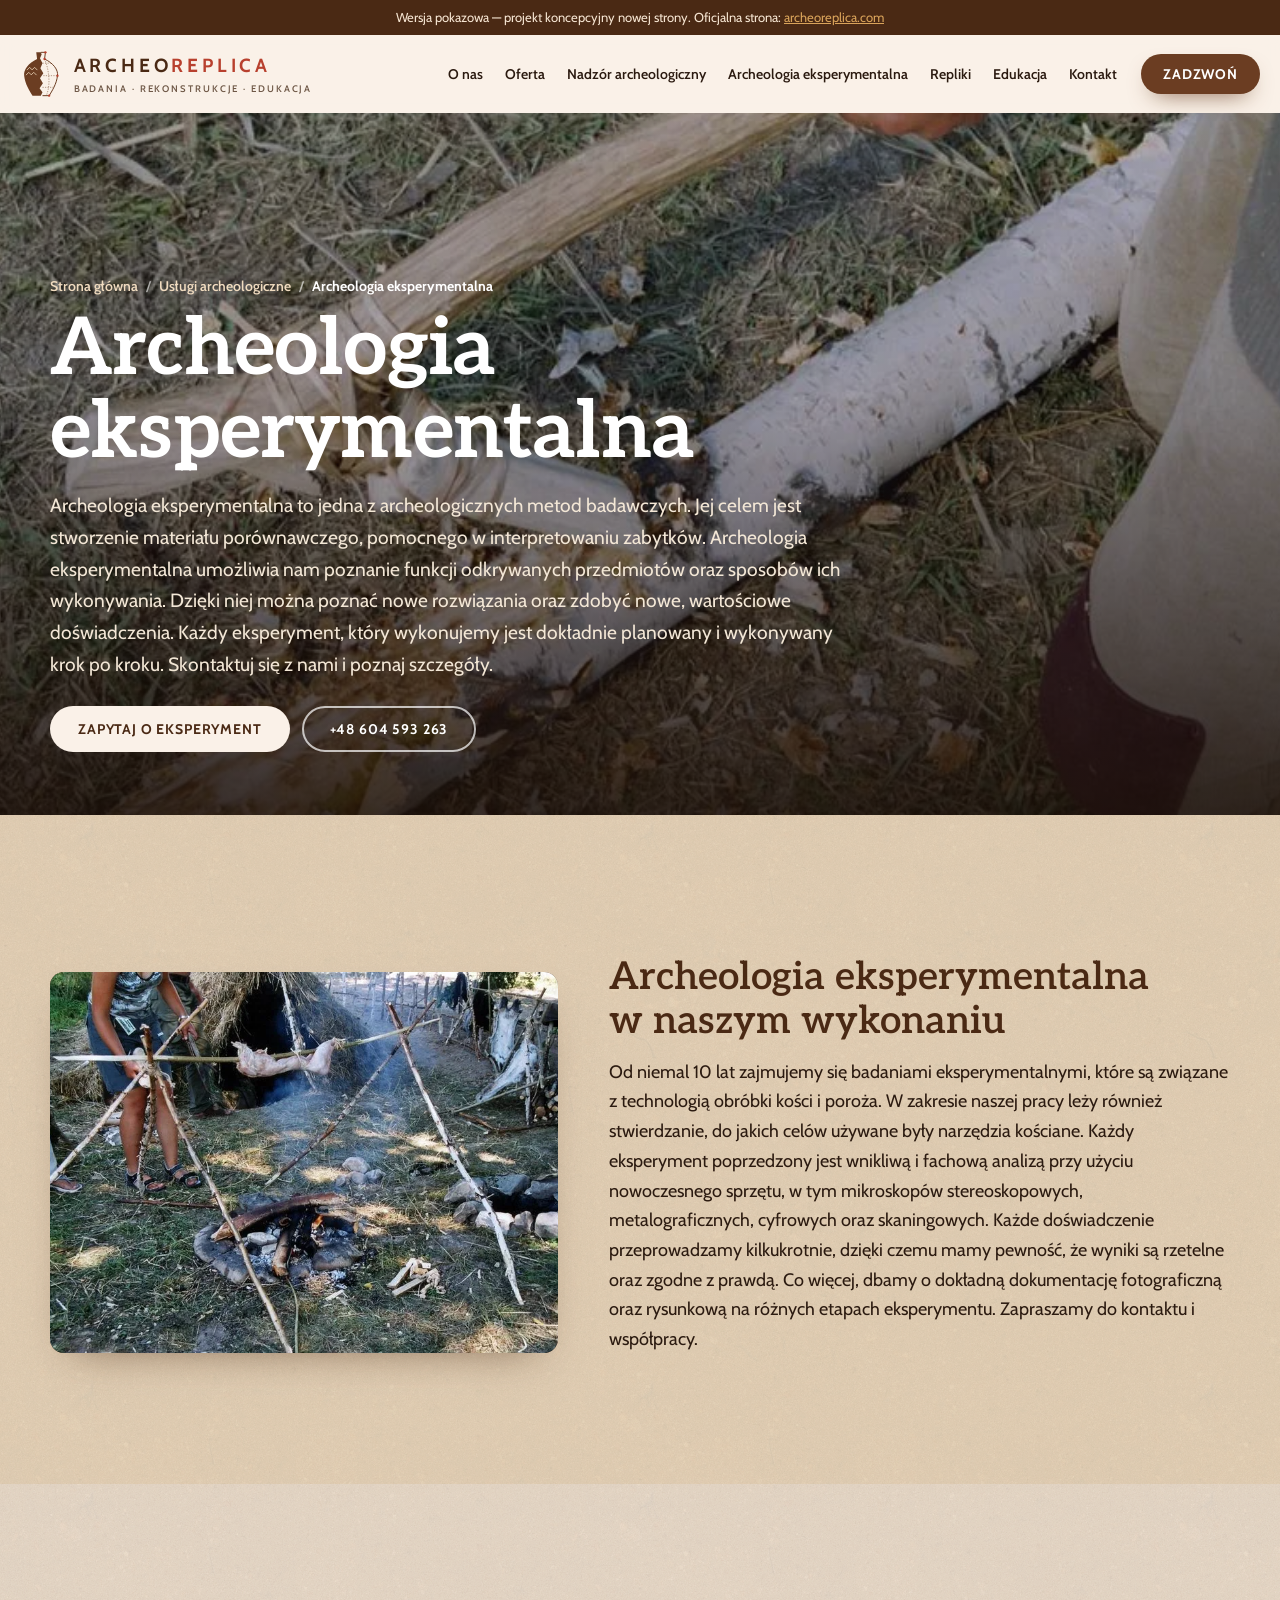
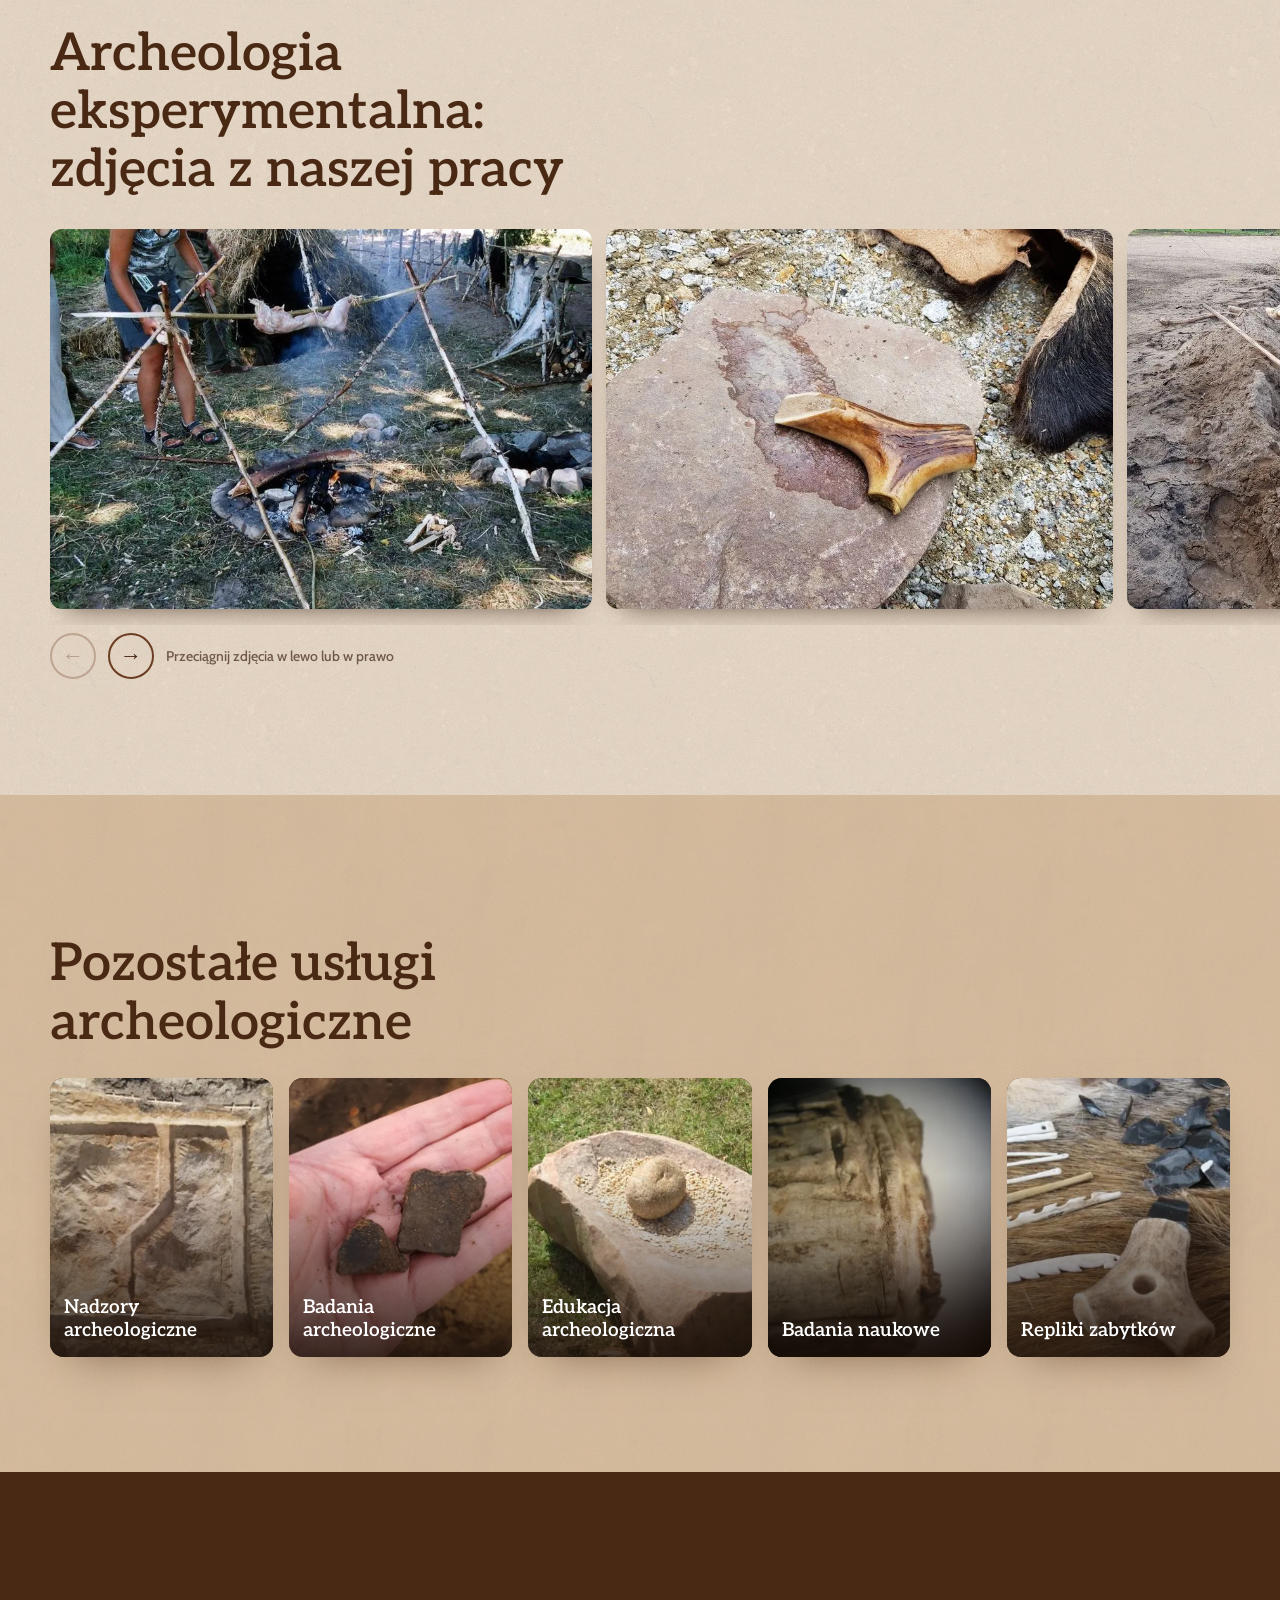
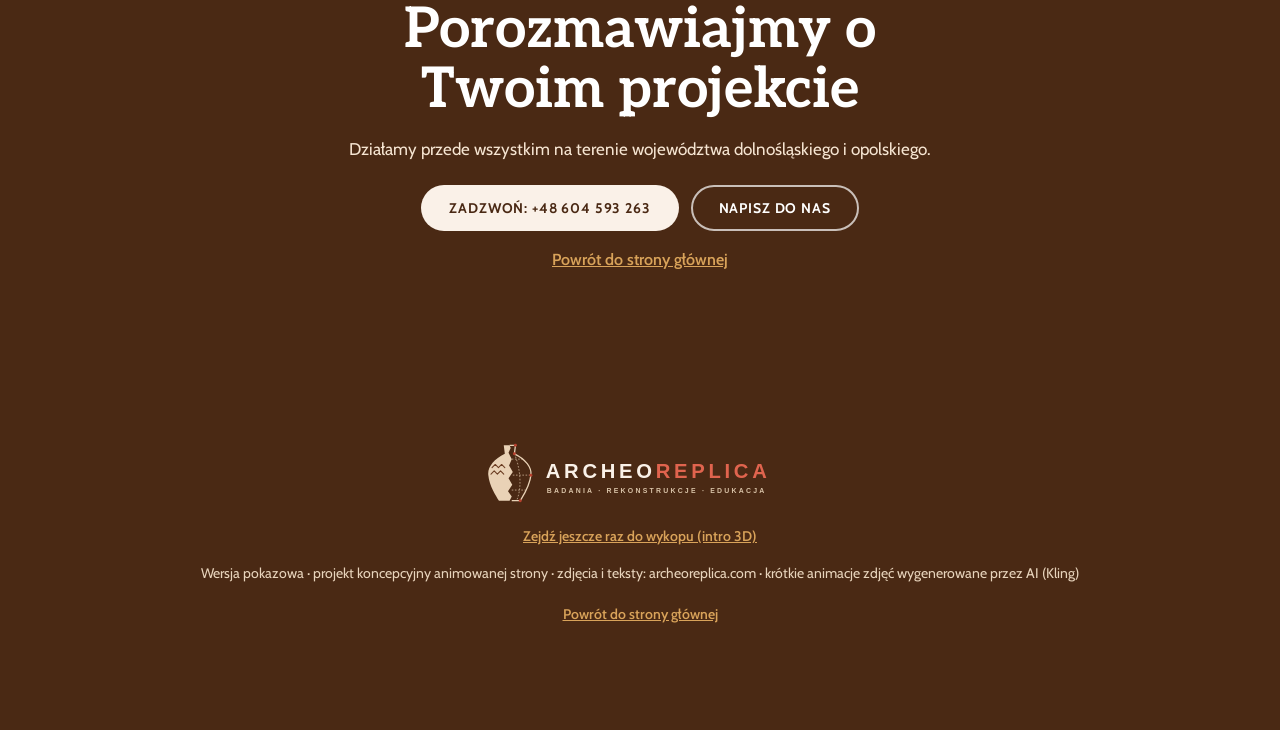
<file: demo/uslugi/archeologia-eksperymentalna.html>
<!doctype html>
<html lang="pl">
<head>
<meta charset="utf-8">
<meta name="viewport" content="width=device-width, initial-scale=1">
<meta name="robots" content="noindex, nofollow">
<title>Archeologia eksperymentalna: kość i poroże | Archeoreplica</title>
<meta name="description" content="Archeologia eksperymentalna to jedna z archeologicznych metod badawczych. Jej celem jest stworzenie materiału porównawczego, pomocnego w…">
<link rel="preconnect" href="https://fonts.googleapis.com">
<link rel="preconnect" href="https://fonts.gstatic.com" crossorigin>
<link href="https://fonts.googleapis.com/css2?family=Aleo:wght@400;600;700&family=Cabin:wght@400;500;600;700&display=swap" rel="stylesheet">
<link rel="stylesheet" href="../assets/archeo.css?v=9">
<link rel="stylesheet" href="../assets/podstrona.css?v=1">
<link rel="icon" href="../media/logo/favicon.svg" type="image/svg+xml">
</head>
<body class="sub">
<div class="demo-bar" role="note">Wersja pokazowa — projekt koncepcyjny nowej strony. Oficjalna strona: <a href="https://www.archeoreplica.com" target="_blank" rel="noopener">archeoreplica.com</a></div>
<header class="top">
  <a class="logo top__logo" href="../index.html" aria-label="Archeoreplica — strona główna">
    <svg class="lm" viewBox="0 0 100 120" aria-hidden="true"><path class="lm-sherd" d="M50 8H39L41 24C20 34 8 50 10 64C12 84 24 102 30 112H50L54 104L47 94L55 82L48 70L56 58L49 46L54 34L48 22L52 13Z"/><path class="lm-orn" d="M17 50L23 44L29 50L35 44L41 50M15 62L21 56L27 62L33 56L39 62"/><path class="lm-wire" d="M50 8H61L59 24C80 34 92 50 90 64C88 84 76 102 70 112H54"/><path class="lm-grid" d="M54 34H74M56 64H89M54 92H80M59 24C70 50 74 88 63 112"/><g class="lm-nodes"><circle cx="61" cy="8" r="2.8"/><circle cx="59" cy="24" r="2.8"/><circle cx="90" cy="64" r="2.8"/><circle cx="70" cy="112" r="2.8"/></g></svg>
    <span class="logo__txt"><span class="logo__name">ARCHEO<i>REPLICA</i></span><span class="logo__tag">badania · rekonstrukcje · edukacja</span></span>
  </a>
  <nav class="top__nav" aria-label="Główne">
    <a href="../index.html#o-nas">O nas</a>
    <a href="../index.html#oferta">Oferta</a>
    <a href="../index.html#inwestor">Nadzór archeologiczny</a>
    <a href="../index.html#eksperyment">Archeologia eksperymentalna</a>
    <a href="../index.html#repliki">Repliki</a>
    <a href="../index.html#edukacja">Edukacja</a>
    <a href="../index.html#kontakt">Kontakt</a>
  </nav>
  <a class="btn btn--dark top__call" href="tel:+48604593263">Zadzwoń</a>
  <button class="top__burger" aria-label="Menu" aria-expanded="false"><span></span><span></span><span></span></button>
  <div class="top__progress" aria-hidden="true"></div>
</header>
<main>
<section class="sub-hero">
  <img class="sub-hero__img" src="../media/img/g31-63.webp" alt="Eksperyment archeologiczny: rąbanie brzozy repliką siekiery">
  <video class="sub-hero__video" muted loop playsinline preload="none" data-vsrc="../media/video/siekiera.mp4" aria-hidden="true"></video>
  <div class="sub-hero__shade"></div>
  <div class="wrap sub-hero__in">
    <nav class="crumbs" aria-label="Ścieżka"><a href="../index.html">Strona główna</a><span aria-hidden="true">/</span><a href="../index.html#oferta">Usługi archeologiczne</a><span aria-hidden="true">/</span><b>Archeologia eksperymentalna</b></nav>
    <h1>Archeologia eksperymentalna</h1>
    <p class="sub-hero__lead">Archeologia eksperymentalna to jedna z archeologicznych metod badawczych. Jej celem jest stworzenie materiału porównawczego, pomocnego w interpretowaniu zabytków. Archeologia eksperymentalna umożliwia nam poznanie funkcji odkrywanych przedmiotów oraz sposobów ich wykonywania. Dzięki niej można poznać nowe rozwiązania oraz zdobyć nowe, wartościowe doświadczenia. Każdy eksperyment, który wykonujemy jest dokładnie planowany i wykonywany krok po kroku. Skontaktuj się z nami i poznaj szczegóły.</p>
    <div class="hero__cta"><a class="btn btn--light" href="../index.html#kontakt">Zapytaj o eksperyment</a><a class="btn btn--ghost" href="tel:+48604593263">+48 604 593 263</a></div>
  </div>
</section>

<section class="layer layer--sand sub-body">
  <div class="wrap">
      <div class="sub-block reveal"><figure class="sub-block__img"><img src="../media/img/g31-56.webp" alt="" loading="lazy"></figure><div class="sub-block__txt"><h2>Archeologia eksperymentalna w naszym wykonaniu</h2><p>Od niemal 10 lat zajmujemy się badaniami eksperymentalnymi, które są związane z technologią obróbki kości i poroża. W zakresie naszej pracy leży również stwierdzanie, do jakich celów używane były narzędzia kościane. Każdy eksperyment poprzedzony jest wnikliwą i fachową analizą przy użyciu nowoczesnego sprzętu, w tym mikroskopów stereoskopowych, metalograficznych, cyfrowych oraz skaningowych. Każde doświadczenie przeprowadzamy kilkukrotnie, dzięki czemu mamy pewność, że wyniki są rzetelne oraz zgodne z prawdą. Co więcej, dbamy o dokładną dokumentację fotograficzną oraz rysunkową na różnych etapach eksperymentu. Zapraszamy do kontaktu i współpracy.</p></div></div>
  </div>
</section>
<section class="layer layer--bone">
  <div class="wrap">
    <h2 class="h2">Archeologia eksperymentalna: zdjęcia z naszej pracy</h2>
    <div class="mosaic" data-car><figure><img src="../media/img/g31-56.webp" alt="Archeologia eksperymentalna, zdjęcie z realizacji Archeoreplica" loading="lazy"></figure><figure><img src="../media/img/g31-57.webp" alt="Archeologia eksperymentalna, zdjęcie z realizacji Archeoreplica" loading="lazy"></figure><figure><img src="../media/img/g31-58.webp" alt="Archeologia eksperymentalna, zdjęcie z realizacji Archeoreplica" loading="lazy"></figure><figure><img src="../media/img/g31-59.webp" alt="Archeologia eksperymentalna, zdjęcie z realizacji Archeoreplica" loading="lazy"></figure><figure><img src="../media/img/g31-60.webp" alt="Archeologia eksperymentalna, zdjęcie z realizacji Archeoreplica" loading="lazy"></figure><figure><img src="../media/img/g31-61.webp" alt="Archeologia eksperymentalna, zdjęcie z realizacji Archeoreplica" loading="lazy"></figure><figure><img src="../media/img/g31-62.webp" alt="Archeologia eksperymentalna, zdjęcie z realizacji Archeoreplica" loading="lazy"></figure><figure><img src="../media/img/g31-63.webp" alt="Archeologia eksperymentalna, zdjęcie z realizacji Archeoreplica" loading="lazy"></figure></div>
  </div>
</section>
<section class="layer layer--clay">
  <div class="wrap">
    <h2 class="h2">Pozostałe usługi archeologiczne</h2>
    <div class="sub-others"><a class="sub-other" href="nadzory-archeologiczne.html"><img src="../media/img/k-nadzory.webp" alt="" loading="lazy"><span>Nadzory archeologiczne</span></a><a class="sub-other" href="badania-archeologiczne.html"><img src="../media/img/k-badania.webp" alt="" loading="lazy"><span>Badania archeologiczne</span></a><a class="sub-other" href="edukacja-archeologiczna.html"><img src="../media/img/k-edukacja.webp" alt="" loading="lazy"><span>Edukacja archeologiczna</span></a><a class="sub-other" href="badania-naukowe.html"><img src="../media/img/k-naukowe.webp" alt="" loading="lazy"><span>Badania naukowe</span></a><a class="sub-other" href="repliki-zabytkow.html"><img src="../media/img/k-repliki.webp" alt="" loading="lazy"><span>Repliki zabytków</span></a></div>
  </div>
</section>
<section class="sub-cta">
  <div class="wrap">
    <h2>Porozmawiajmy o Twoim projekcie</h2>
    <p>Działamy przede wszystkim na terenie województwa dolnośląskiego i opolskiego.</p>
    <div class="hero__cta"><a class="btn btn--light" href="tel:+48604593263">Zadzwoń: +48 604 593 263</a><a class="btn btn--ghost" href="../index.html#kontakt">Napisz do nas</a></div>
    <p><a class="sub-back" href="../index.html">Powrót do strony głównej</a></p>
  </div>
</section>
</main>
<footer class="foot">
  <img src="../media/logo/logo-poziome-ciemne-tlo.svg" alt="Archeoreplica" class="foot__logo">
  <p><a class="foot__intro" href="../../demo-3d/index.html">Zejdź jeszcze raz do wykopu (intro 3D)</a></p>
  <p>Wersja pokazowa · projekt koncepcyjny animowanej strony · zdjęcia i teksty: archeoreplica.com · krótkie animacje zdjęć wygenerowane przez AI (Kling)</p>
  <p><a class="foot__intro" href="../index.html">Powrót do strony głównej</a></p>
</footer>
<script src="../assets/podstrona.js?v=1" defer></script>
</body>
</html>
</file>
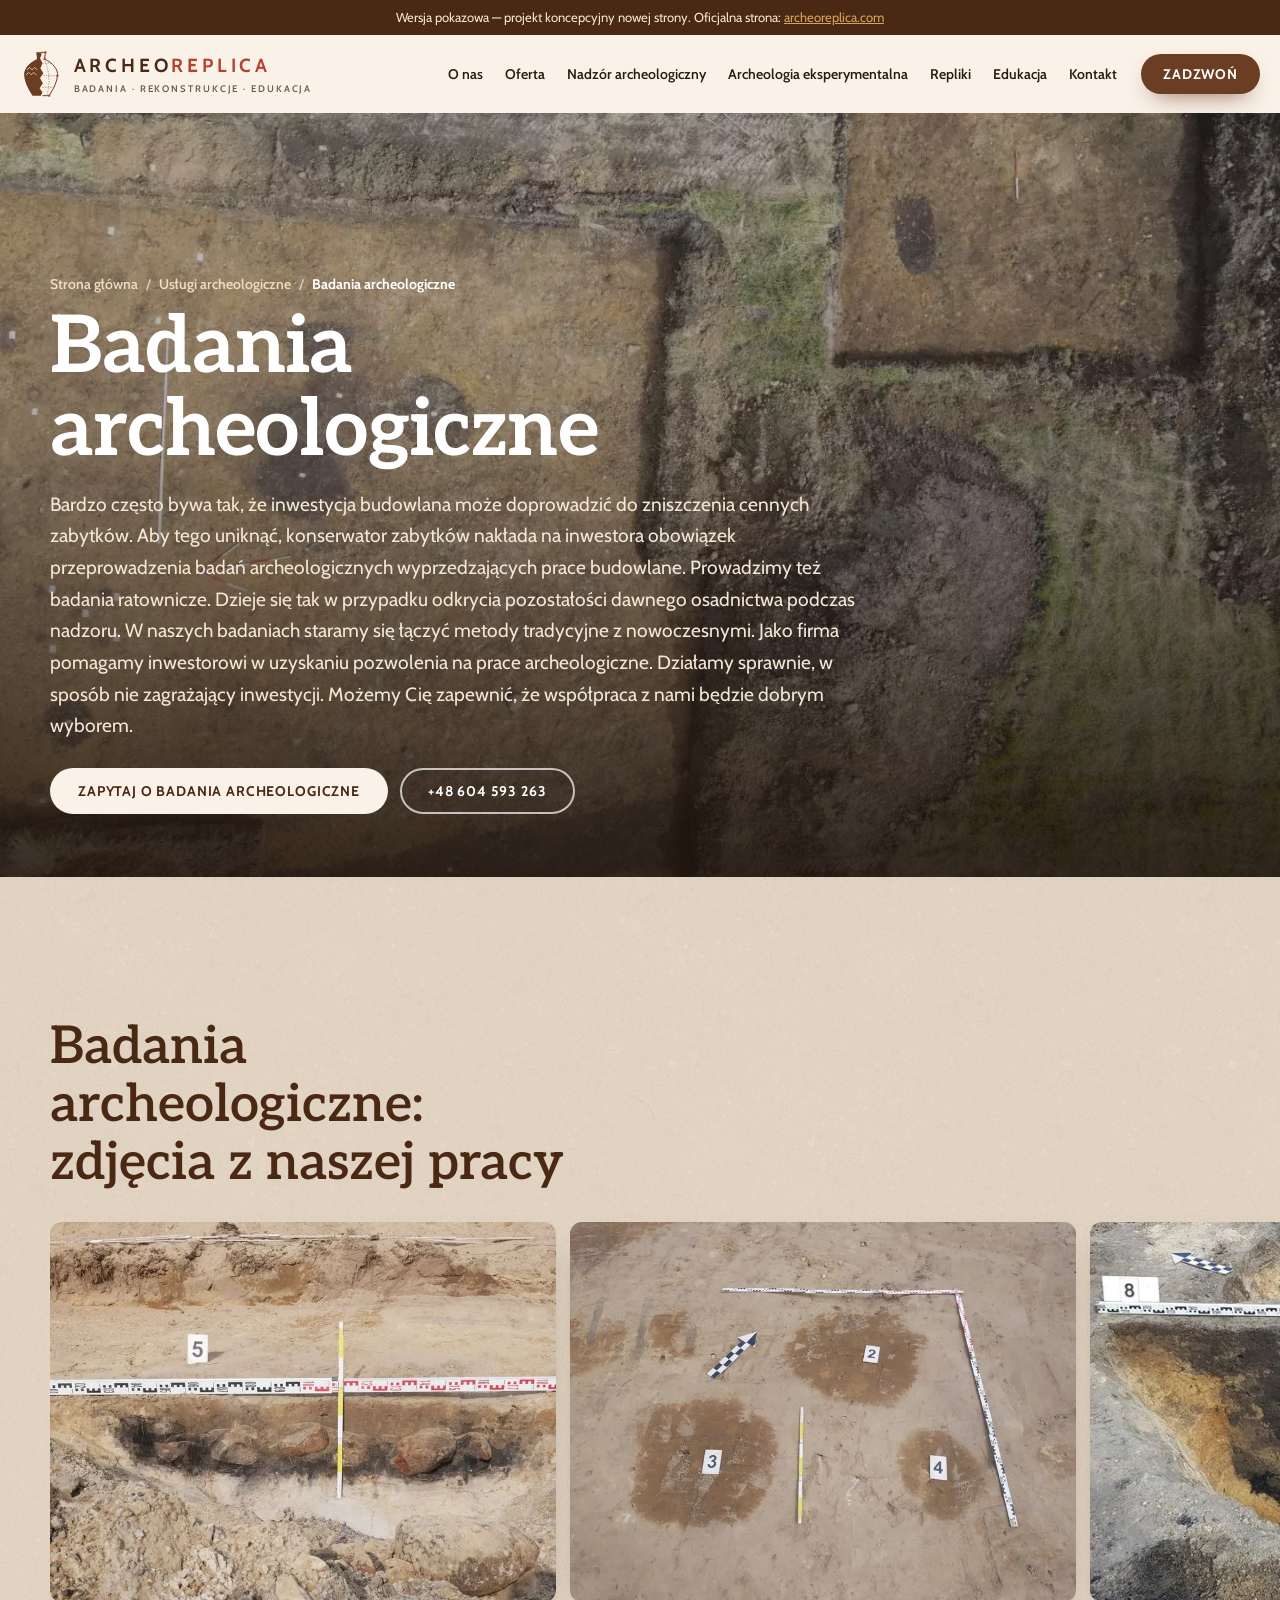
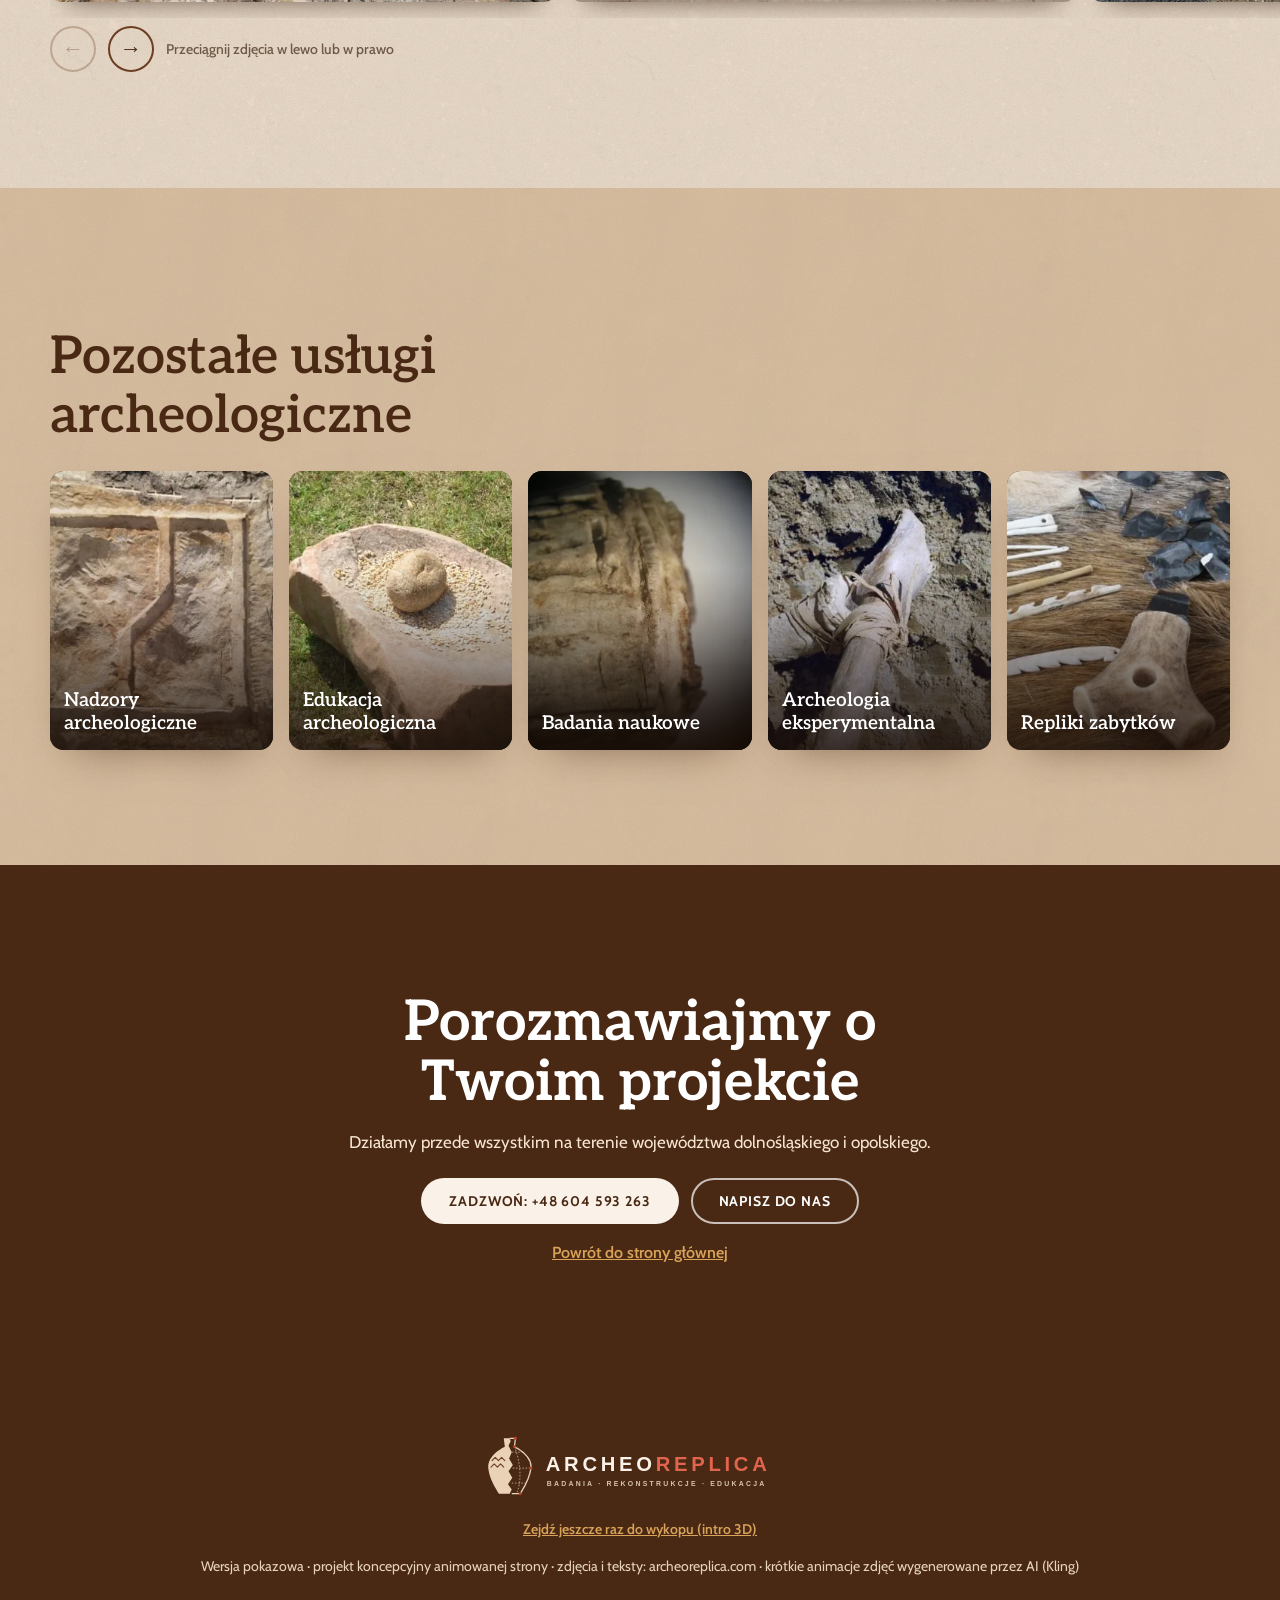
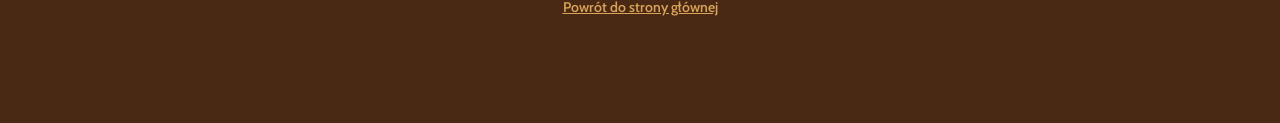
<file: demo/uslugi/badania-archeologiczne.html>
<!doctype html>
<html lang="pl">
<head>
<meta charset="utf-8">
<meta name="viewport" content="width=device-width, initial-scale=1">
<meta name="robots" content="noindex, nofollow">
<title>Badania archeologiczne wyprzedzające i ratownicze | Archeoreplica</title>
<meta name="description" content="Bardzo często bywa tak, że inwestycja budowlana może doprowadzić do zniszczenia cennych zabytków. Aby tego uniknąć, konserwator zabytków nakłada na…">
<link rel="preconnect" href="https://fonts.googleapis.com">
<link rel="preconnect" href="https://fonts.gstatic.com" crossorigin>
<link href="https://fonts.googleapis.com/css2?family=Aleo:wght@400;600;700&family=Cabin:wght@400;500;600;700&display=swap" rel="stylesheet">
<link rel="stylesheet" href="../assets/archeo.css?v=9">
<link rel="stylesheet" href="../assets/podstrona.css?v=1">
<link rel="icon" href="../media/logo/favicon.svg" type="image/svg+xml">
</head>
<body class="sub">
<div class="demo-bar" role="note">Wersja pokazowa — projekt koncepcyjny nowej strony. Oficjalna strona: <a href="https://www.archeoreplica.com" target="_blank" rel="noopener">archeoreplica.com</a></div>
<header class="top">
  <a class="logo top__logo" href="../index.html" aria-label="Archeoreplica — strona główna">
    <svg class="lm" viewBox="0 0 100 120" aria-hidden="true"><path class="lm-sherd" d="M50 8H39L41 24C20 34 8 50 10 64C12 84 24 102 30 112H50L54 104L47 94L55 82L48 70L56 58L49 46L54 34L48 22L52 13Z"/><path class="lm-orn" d="M17 50L23 44L29 50L35 44L41 50M15 62L21 56L27 62L33 56L39 62"/><path class="lm-wire" d="M50 8H61L59 24C80 34 92 50 90 64C88 84 76 102 70 112H54"/><path class="lm-grid" d="M54 34H74M56 64H89M54 92H80M59 24C70 50 74 88 63 112"/><g class="lm-nodes"><circle cx="61" cy="8" r="2.8"/><circle cx="59" cy="24" r="2.8"/><circle cx="90" cy="64" r="2.8"/><circle cx="70" cy="112" r="2.8"/></g></svg>
    <span class="logo__txt"><span class="logo__name">ARCHEO<i>REPLICA</i></span><span class="logo__tag">badania · rekonstrukcje · edukacja</span></span>
  </a>
  <nav class="top__nav" aria-label="Główne">
    <a href="../index.html#o-nas">O nas</a>
    <a href="../index.html#oferta">Oferta</a>
    <a href="../index.html#inwestor">Nadzór archeologiczny</a>
    <a href="../index.html#eksperyment">Archeologia eksperymentalna</a>
    <a href="../index.html#repliki">Repliki</a>
    <a href="../index.html#edukacja">Edukacja</a>
    <a href="../index.html#kontakt">Kontakt</a>
  </nav>
  <a class="btn btn--dark top__call" href="tel:+48604593263">Zadzwoń</a>
  <button class="top__burger" aria-label="Menu" aria-expanded="false"><span></span><span></span><span></span></button>
  <div class="top__progress" aria-hidden="true"></div>
</header>
<main>
<section class="sub-hero">
  <img class="sub-hero__img" src="../media/img/hero.webp" alt="Badania archeologiczne: wykop w centrum miasta widziany z góry">
  <video class="sub-hero__video" muted loop playsinline preload="none" data-vsrc="../media/video/hero.mp4" aria-hidden="true"></video>
  <div class="sub-hero__shade"></div>
  <div class="wrap sub-hero__in">
    <nav class="crumbs" aria-label="Ścieżka"><a href="../index.html">Strona główna</a><span aria-hidden="true">/</span><a href="../index.html#oferta">Usługi archeologiczne</a><span aria-hidden="true">/</span><b>Badania archeologiczne</b></nav>
    <h1>Badania archeologiczne</h1>
    <p class="sub-hero__lead">Bardzo często bywa tak, że inwestycja budowlana może doprowadzić do zniszczenia cennych zabytków. Aby tego uniknąć, konserwator zabytków nakłada na inwestora obowiązek przeprowadzenia badań archeologicznych wyprzedzających prace budowlane. Prowadzimy też badania ratownicze. Dzieje się tak w przypadku odkrycia pozostałości dawnego osadnictwa podczas nadzoru. W naszych badaniach staramy się łączyć metody tradycyjne z nowoczesnymi. Jako firma pomagamy inwestorowi w uzyskaniu pozwolenia na prace archeologiczne. Działamy sprawnie, w sposób nie zagrażający inwestycji. Możemy Cię zapewnić, że współpraca z nami będzie dobrym wyborem.</p>
    <div class="hero__cta"><a class="btn btn--light" href="../index.html#kontakt">Zapytaj o badania archeologiczne</a><a class="btn btn--ghost" href="tel:+48604593263">+48 604 593 263</a></div>
  </div>
</section>

<section class="layer layer--bone">
  <div class="wrap">
    <h2 class="h2">Badania archeologiczne: zdjęcia z naszej pracy</h2>
    <div class="mosaic" data-car><figure><img src="../media/img/g37-24.webp" alt="Badania archeologiczne, zdjęcie z realizacji Archeoreplica" loading="lazy"></figure><figure><img src="../media/img/g37-25.webp" alt="Badania archeologiczne, zdjęcie z realizacji Archeoreplica" loading="lazy"></figure><figure><img src="../media/img/g37-26.webp" alt="Badania archeologiczne, zdjęcie z realizacji Archeoreplica" loading="lazy"></figure><figure><img src="../media/img/g37-27.webp" alt="Badania archeologiczne, zdjęcie z realizacji Archeoreplica" loading="lazy"></figure><figure><img src="../media/img/g37-28.webp" alt="Badania archeologiczne, zdjęcie z realizacji Archeoreplica" loading="lazy"></figure><figure><img src="../media/img/g37-29.webp" alt="Badania archeologiczne, zdjęcie z realizacji Archeoreplica" loading="lazy"></figure><figure><img src="../media/img/g37-30.webp" alt="Badania archeologiczne, zdjęcie z realizacji Archeoreplica" loading="lazy"></figure><figure><img src="../media/img/g37-31.webp" alt="Badania archeologiczne, zdjęcie z realizacji Archeoreplica" loading="lazy"></figure></div>
  </div>
</section>
<section class="layer layer--clay">
  <div class="wrap">
    <h2 class="h2">Pozostałe usługi archeologiczne</h2>
    <div class="sub-others"><a class="sub-other" href="nadzory-archeologiczne.html"><img src="../media/img/k-nadzory.webp" alt="" loading="lazy"><span>Nadzory archeologiczne</span></a><a class="sub-other" href="edukacja-archeologiczna.html"><img src="../media/img/k-edukacja.webp" alt="" loading="lazy"><span>Edukacja archeologiczna</span></a><a class="sub-other" href="badania-naukowe.html"><img src="../media/img/k-naukowe.webp" alt="" loading="lazy"><span>Badania naukowe</span></a><a class="sub-other" href="archeologia-eksperymentalna.html"><img src="../media/img/k-ae.webp" alt="" loading="lazy"><span>Archeologia eksperymentalna</span></a><a class="sub-other" href="repliki-zabytkow.html"><img src="../media/img/k-repliki.webp" alt="" loading="lazy"><span>Repliki zabytków</span></a></div>
  </div>
</section>
<section class="sub-cta">
  <div class="wrap">
    <h2>Porozmawiajmy o Twoim projekcie</h2>
    <p>Działamy przede wszystkim na terenie województwa dolnośląskiego i opolskiego.</p>
    <div class="hero__cta"><a class="btn btn--light" href="tel:+48604593263">Zadzwoń: +48 604 593 263</a><a class="btn btn--ghost" href="../index.html#kontakt">Napisz do nas</a></div>
    <p><a class="sub-back" href="../index.html">Powrót do strony głównej</a></p>
  </div>
</section>
</main>
<footer class="foot">
  <img src="../media/logo/logo-poziome-ciemne-tlo.svg" alt="Archeoreplica" class="foot__logo">
  <p><a class="foot__intro" href="../../demo-3d/index.html">Zejdź jeszcze raz do wykopu (intro 3D)</a></p>
  <p>Wersja pokazowa · projekt koncepcyjny animowanej strony · zdjęcia i teksty: archeoreplica.com · krótkie animacje zdjęć wygenerowane przez AI (Kling)</p>
  <p><a class="foot__intro" href="../index.html">Powrót do strony głównej</a></p>
</footer>
<script src="../assets/podstrona.js?v=1" defer></script>
</body>
</html>
</file>
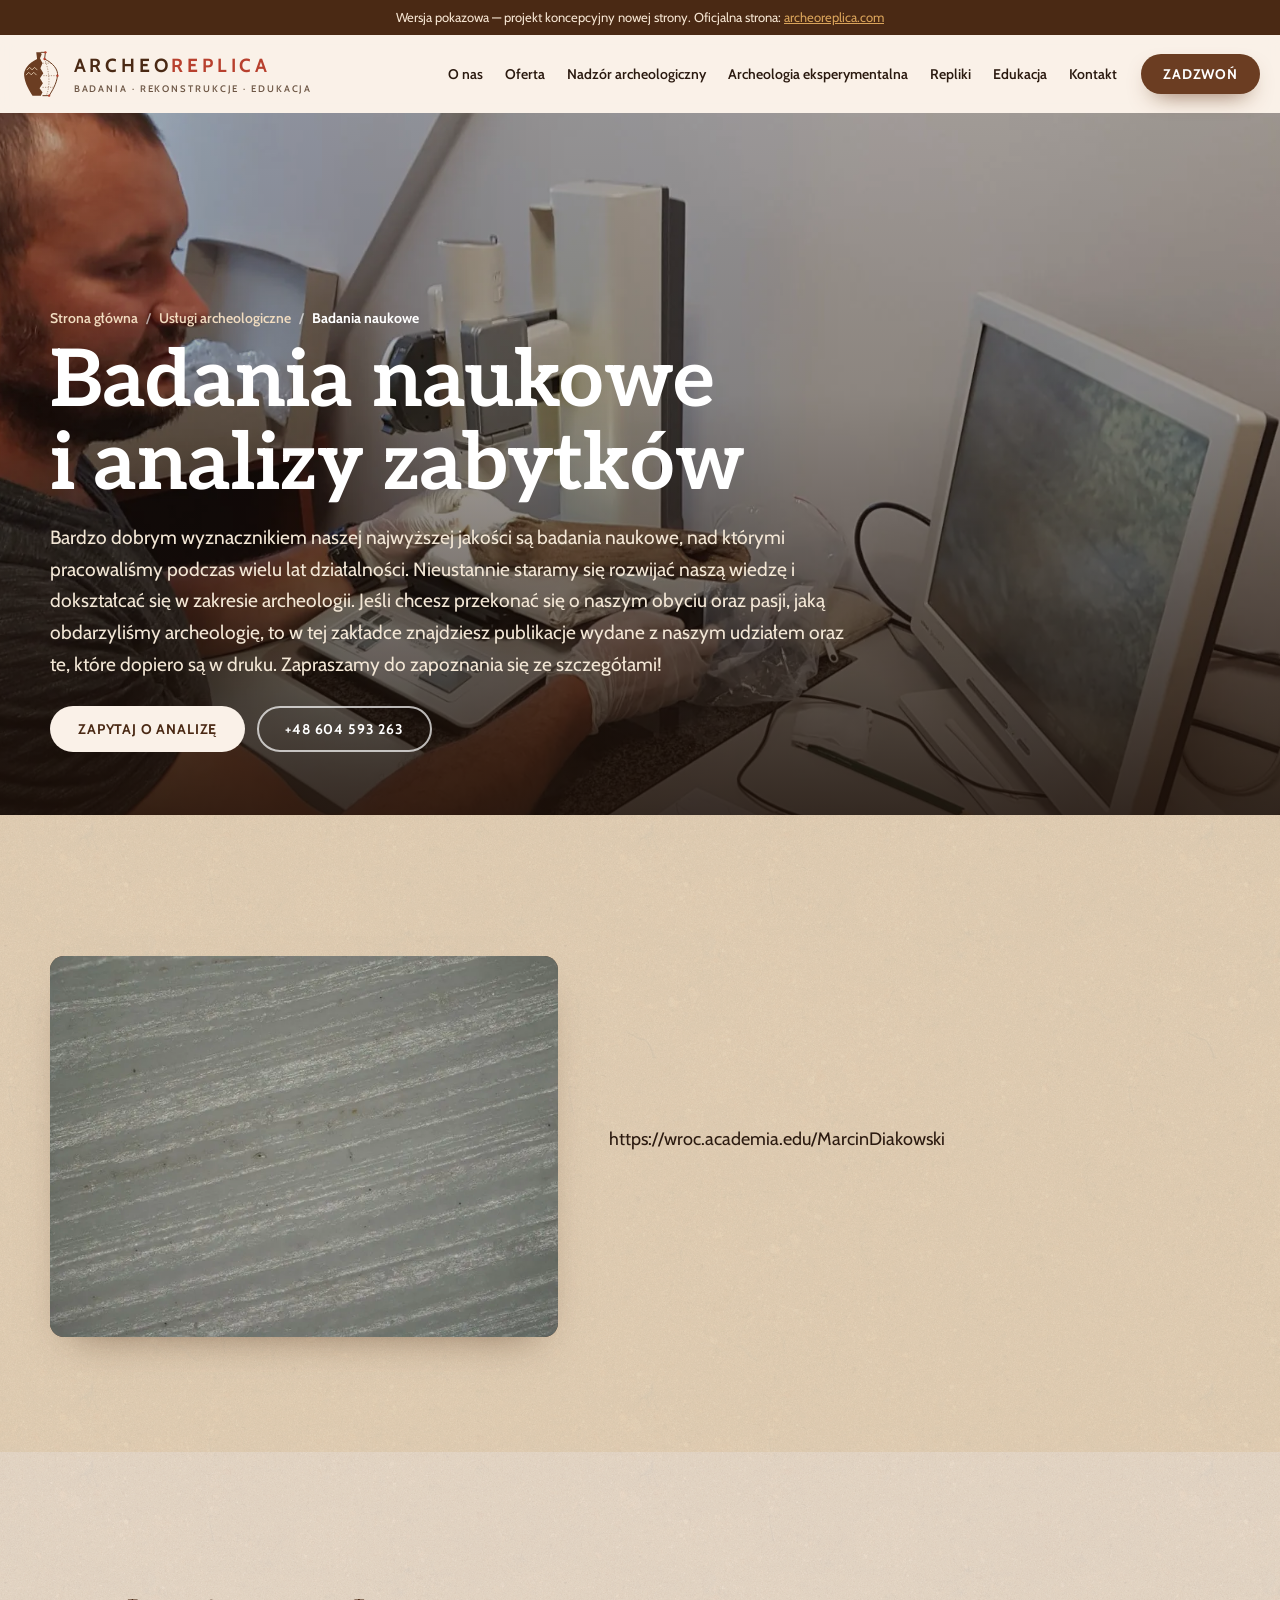
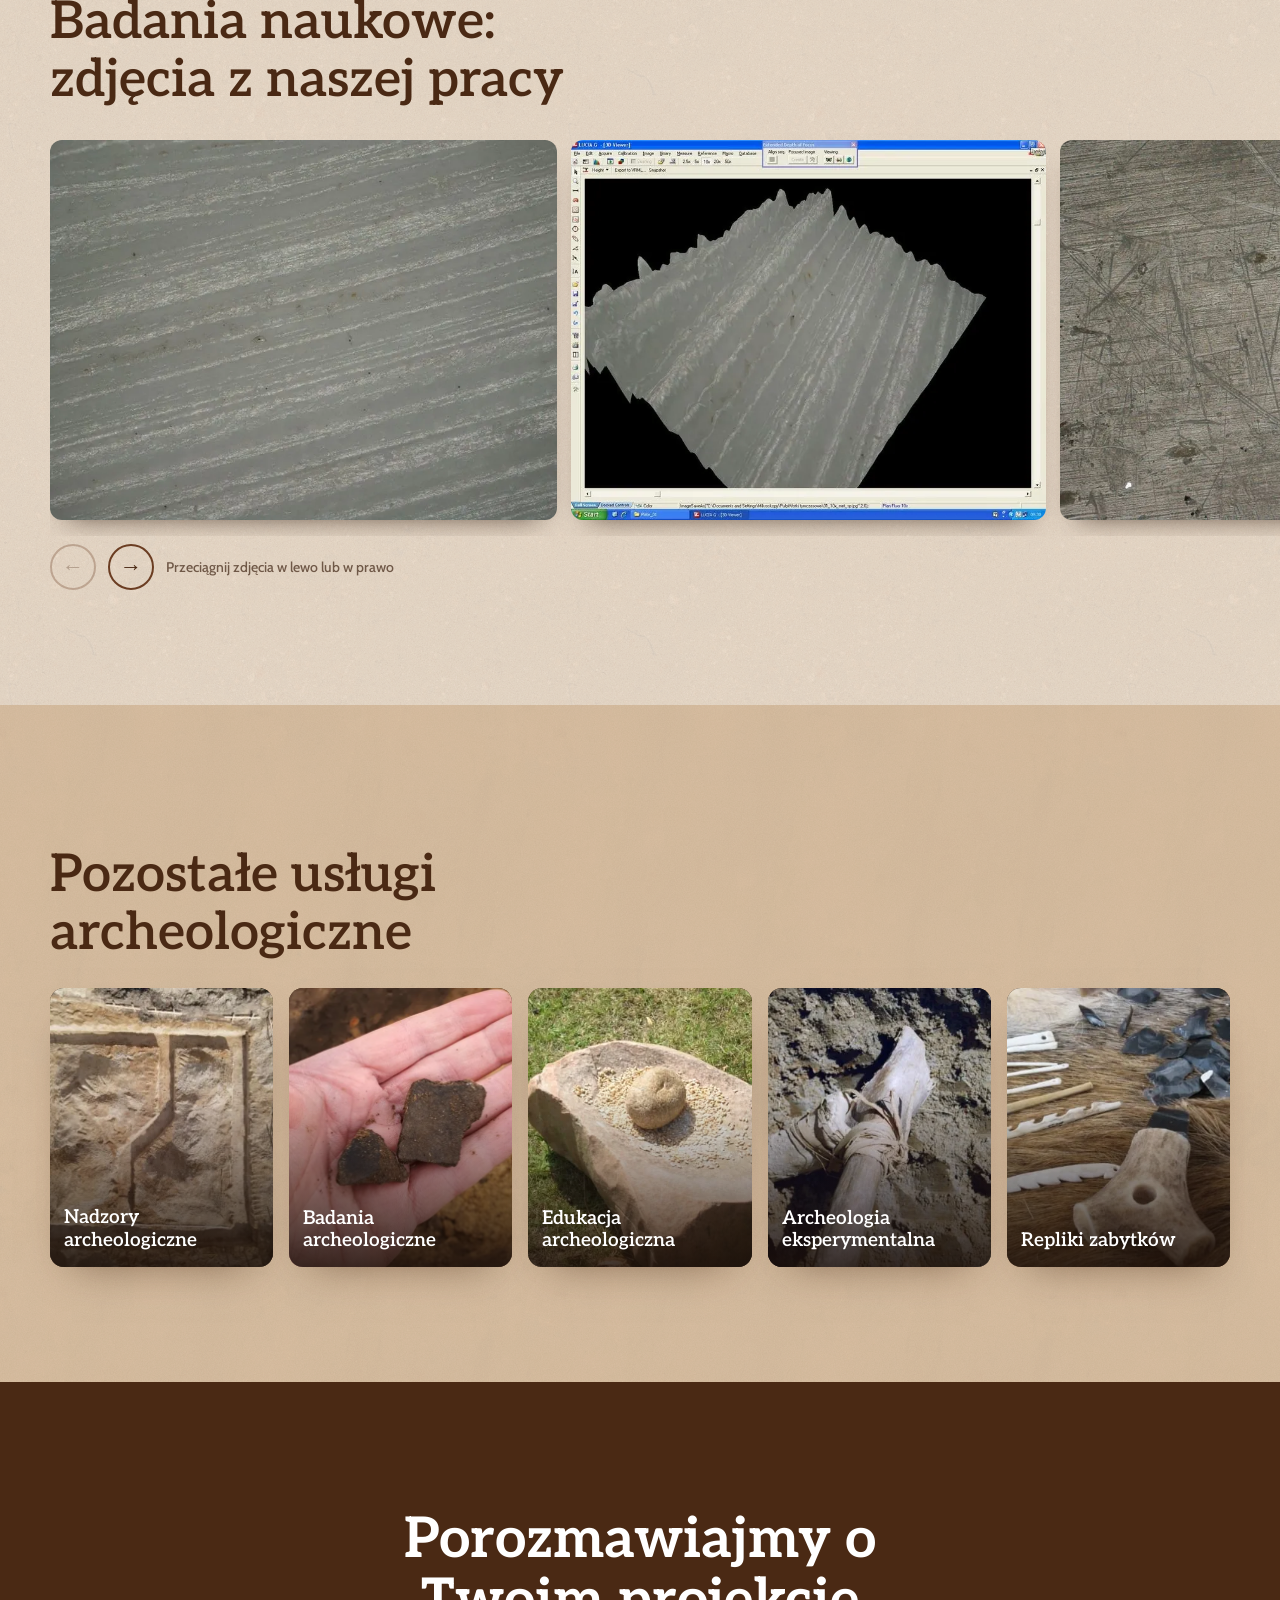
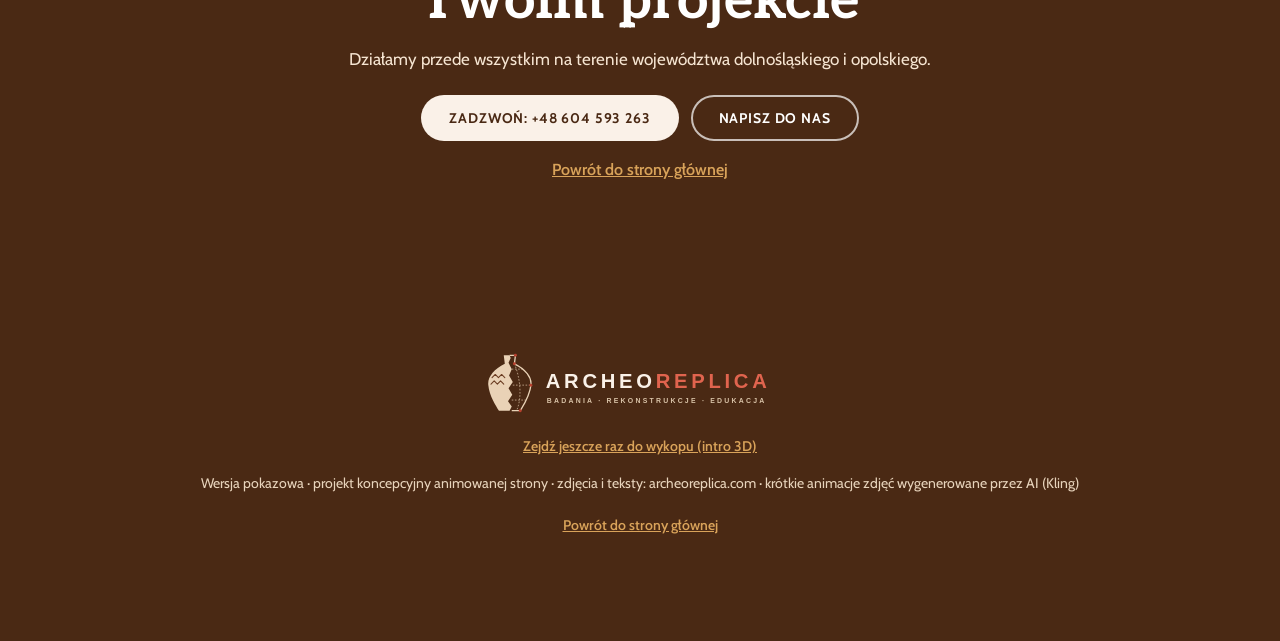
<file: demo/uslugi/badania-naukowe.html>
<!doctype html>
<html lang="pl">
<head>
<meta charset="utf-8">
<meta name="viewport" content="width=device-width, initial-scale=1">
<meta name="robots" content="noindex, nofollow">
<title>Badania naukowe i analizy traseologiczne | Archeoreplica</title>
<meta name="description" content="Bardzo dobrym wyznacznikiem naszej najwyższej jakości są badania naukowe, nad którymi pracowaliśmy podczas wielu lat działalności. Nieustannie staramy…">
<link rel="preconnect" href="https://fonts.googleapis.com">
<link rel="preconnect" href="https://fonts.gstatic.com" crossorigin>
<link href="https://fonts.googleapis.com/css2?family=Aleo:wght@400;600;700&family=Cabin:wght@400;500;600;700&display=swap" rel="stylesheet">
<link rel="stylesheet" href="../assets/archeo.css?v=9">
<link rel="stylesheet" href="../assets/podstrona.css?v=1">
<link rel="icon" href="../media/logo/favicon.svg" type="image/svg+xml">
</head>
<body class="sub">
<div class="demo-bar" role="note">Wersja pokazowa — projekt koncepcyjny nowej strony. Oficjalna strona: <a href="https://www.archeoreplica.com" target="_blank" rel="noopener">archeoreplica.com</a></div>
<header class="top">
  <a class="logo top__logo" href="../index.html" aria-label="Archeoreplica — strona główna">
    <svg class="lm" viewBox="0 0 100 120" aria-hidden="true"><path class="lm-sherd" d="M50 8H39L41 24C20 34 8 50 10 64C12 84 24 102 30 112H50L54 104L47 94L55 82L48 70L56 58L49 46L54 34L48 22L52 13Z"/><path class="lm-orn" d="M17 50L23 44L29 50L35 44L41 50M15 62L21 56L27 62L33 56L39 62"/><path class="lm-wire" d="M50 8H61L59 24C80 34 92 50 90 64C88 84 76 102 70 112H54"/><path class="lm-grid" d="M54 34H74M56 64H89M54 92H80M59 24C70 50 74 88 63 112"/><g class="lm-nodes"><circle cx="61" cy="8" r="2.8"/><circle cx="59" cy="24" r="2.8"/><circle cx="90" cy="64" r="2.8"/><circle cx="70" cy="112" r="2.8"/></g></svg>
    <span class="logo__txt"><span class="logo__name">ARCHEO<i>REPLICA</i></span><span class="logo__tag">badania · rekonstrukcje · edukacja</span></span>
  </a>
  <nav class="top__nav" aria-label="Główne">
    <a href="../index.html#o-nas">O nas</a>
    <a href="../index.html#oferta">Oferta</a>
    <a href="../index.html#inwestor">Nadzór archeologiczny</a>
    <a href="../index.html#eksperyment">Archeologia eksperymentalna</a>
    <a href="../index.html#repliki">Repliki</a>
    <a href="../index.html#edukacja">Edukacja</a>
    <a href="../index.html#kontakt">Kontakt</a>
  </nav>
  <a class="btn btn--dark top__call" href="tel:+48604593263">Zadzwoń</a>
  <button class="top__burger" aria-label="Menu" aria-expanded="false"><span></span><span></span><span></span></button>
  <div class="top__progress" aria-hidden="true"></div>
</header>
<main>
<section class="sub-hero">
  <img class="sub-hero__img" src="../media/img/lab.webp" alt="Analiza zabytku pod mikroskopem w pracowni">
  <video class="sub-hero__video" muted loop playsinline preload="none" data-vsrc="../media/video/lab.mp4" aria-hidden="true"></video>
  <div class="sub-hero__shade"></div>
  <div class="wrap sub-hero__in">
    <nav class="crumbs" aria-label="Ścieżka"><a href="../index.html">Strona główna</a><span aria-hidden="true">/</span><a href="../index.html#oferta">Usługi archeologiczne</a><span aria-hidden="true">/</span><b>Badania naukowe</b></nav>
    <h1>Badania naukowe i analizy zabytków</h1>
    <p class="sub-hero__lead">Bardzo dobrym wyznacznikiem naszej najwyższej jakości są badania naukowe, nad którymi pracowaliśmy podczas wielu lat działalności. Nieustannie staramy się rozwijać naszą wiedzę i dokształcać się w zakresie archeologii. Jeśli chcesz przekonać się o naszym obyciu oraz pasji, jaką obdarzyliśmy archeologię, to w tej zakładce znajdziesz publikacje wydane z naszym udziałem oraz te, które dopiero są w druku. Zapraszamy do zapoznania się ze szczegółami!</p>
    <div class="hero__cta"><a class="btn btn--light" href="../index.html#kontakt">Zapytaj o analizę</a><a class="btn btn--ghost" href="tel:+48604593263">+48 604 593 263</a></div>
  </div>
</section>

<section class="layer layer--sand sub-body">
  <div class="wrap">
      <div class="sub-block reveal"><figure class="sub-block__img"><img src="../media/img/g24-48.webp" alt="" loading="lazy"></figure><div class="sub-block__txt"><p>https://wroc.academia.edu/MarcinDiakowski</p></div></div>
  </div>
</section>
<section class="layer layer--bone">
  <div class="wrap">
    <h2 class="h2">Badania naukowe: zdjęcia z naszej pracy</h2>
    <div class="mosaic" data-car><figure><img src="../media/img/g24-48.webp" alt="Badania naukowe, zdjęcie z realizacji Archeoreplica" loading="lazy"></figure><figure><img src="../media/img/g24-49.webp" alt="Badania naukowe, zdjęcie z realizacji Archeoreplica" loading="lazy"></figure><figure><img src="../media/img/g24-50.webp" alt="Badania naukowe, zdjęcie z realizacji Archeoreplica" loading="lazy"></figure><figure><img src="../media/img/g24-51.webp" alt="Badania naukowe, zdjęcie z realizacji Archeoreplica" loading="lazy"></figure><figure><img src="../media/img/g24-52.webp" alt="Badania naukowe, zdjęcie z realizacji Archeoreplica" loading="lazy"></figure><figure><img src="../media/img/g24-53.webp" alt="Badania naukowe, zdjęcie z realizacji Archeoreplica" loading="lazy"></figure><figure><img src="../media/img/g24-54.webp" alt="Badania naukowe, zdjęcie z realizacji Archeoreplica" loading="lazy"></figure><figure><img src="../media/img/g24-55.webp" alt="Badania naukowe, zdjęcie z realizacji Archeoreplica" loading="lazy"></figure></div>
  </div>
</section>
<section class="layer layer--clay">
  <div class="wrap">
    <h2 class="h2">Pozostałe usługi archeologiczne</h2>
    <div class="sub-others"><a class="sub-other" href="nadzory-archeologiczne.html"><img src="../media/img/k-nadzory.webp" alt="" loading="lazy"><span>Nadzory archeologiczne</span></a><a class="sub-other" href="badania-archeologiczne.html"><img src="../media/img/k-badania.webp" alt="" loading="lazy"><span>Badania archeologiczne</span></a><a class="sub-other" href="edukacja-archeologiczna.html"><img src="../media/img/k-edukacja.webp" alt="" loading="lazy"><span>Edukacja archeologiczna</span></a><a class="sub-other" href="archeologia-eksperymentalna.html"><img src="../media/img/k-ae.webp" alt="" loading="lazy"><span>Archeologia eksperymentalna</span></a><a class="sub-other" href="repliki-zabytkow.html"><img src="../media/img/k-repliki.webp" alt="" loading="lazy"><span>Repliki zabytków</span></a></div>
  </div>
</section>
<section class="sub-cta">
  <div class="wrap">
    <h2>Porozmawiajmy o Twoim projekcie</h2>
    <p>Działamy przede wszystkim na terenie województwa dolnośląskiego i opolskiego.</p>
    <div class="hero__cta"><a class="btn btn--light" href="tel:+48604593263">Zadzwoń: +48 604 593 263</a><a class="btn btn--ghost" href="../index.html#kontakt">Napisz do nas</a></div>
    <p><a class="sub-back" href="../index.html">Powrót do strony głównej</a></p>
  </div>
</section>
</main>
<footer class="foot">
  <img src="../media/logo/logo-poziome-ciemne-tlo.svg" alt="Archeoreplica" class="foot__logo">
  <p><a class="foot__intro" href="../../demo-3d/index.html">Zejdź jeszcze raz do wykopu (intro 3D)</a></p>
  <p>Wersja pokazowa · projekt koncepcyjny animowanej strony · zdjęcia i teksty: archeoreplica.com · krótkie animacje zdjęć wygenerowane przez AI (Kling)</p>
  <p><a class="foot__intro" href="../index.html">Powrót do strony głównej</a></p>
</footer>
<script src="../assets/podstrona.js?v=1" defer></script>
</body>
</html>
</file>
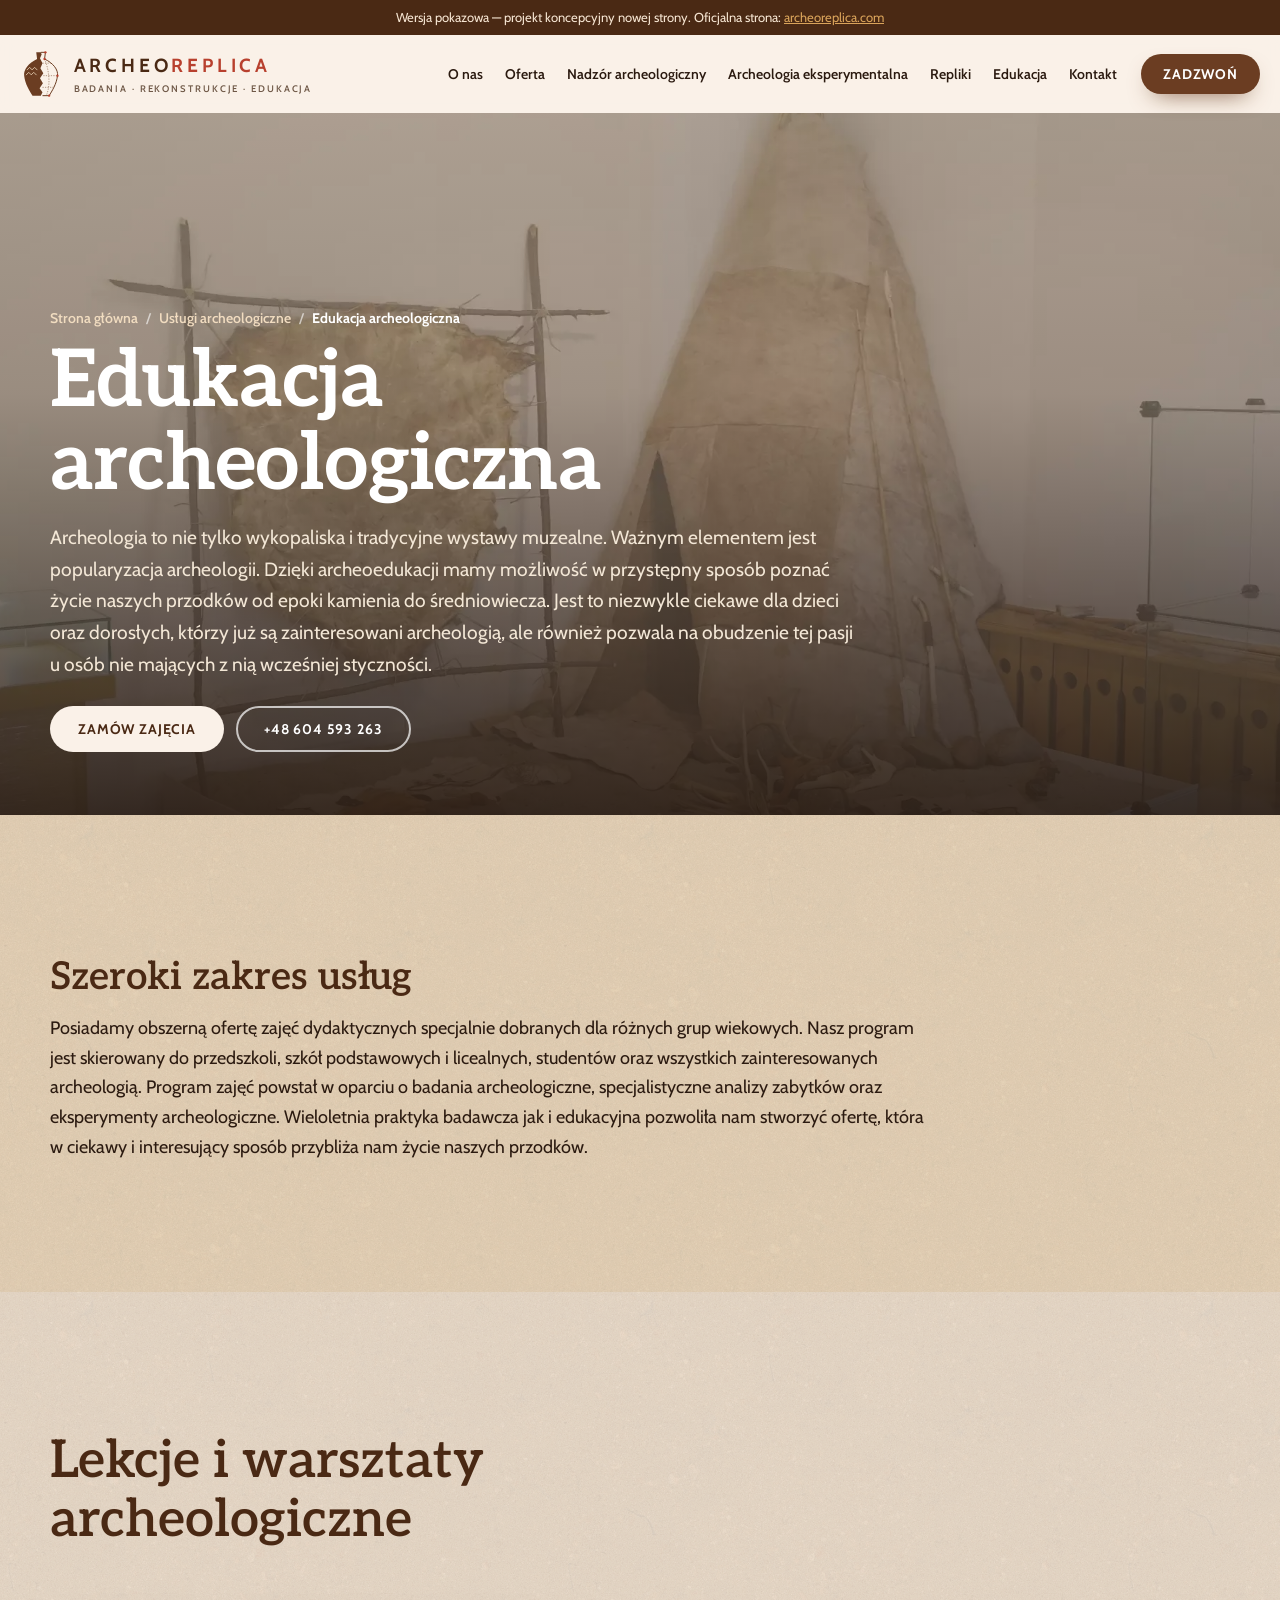
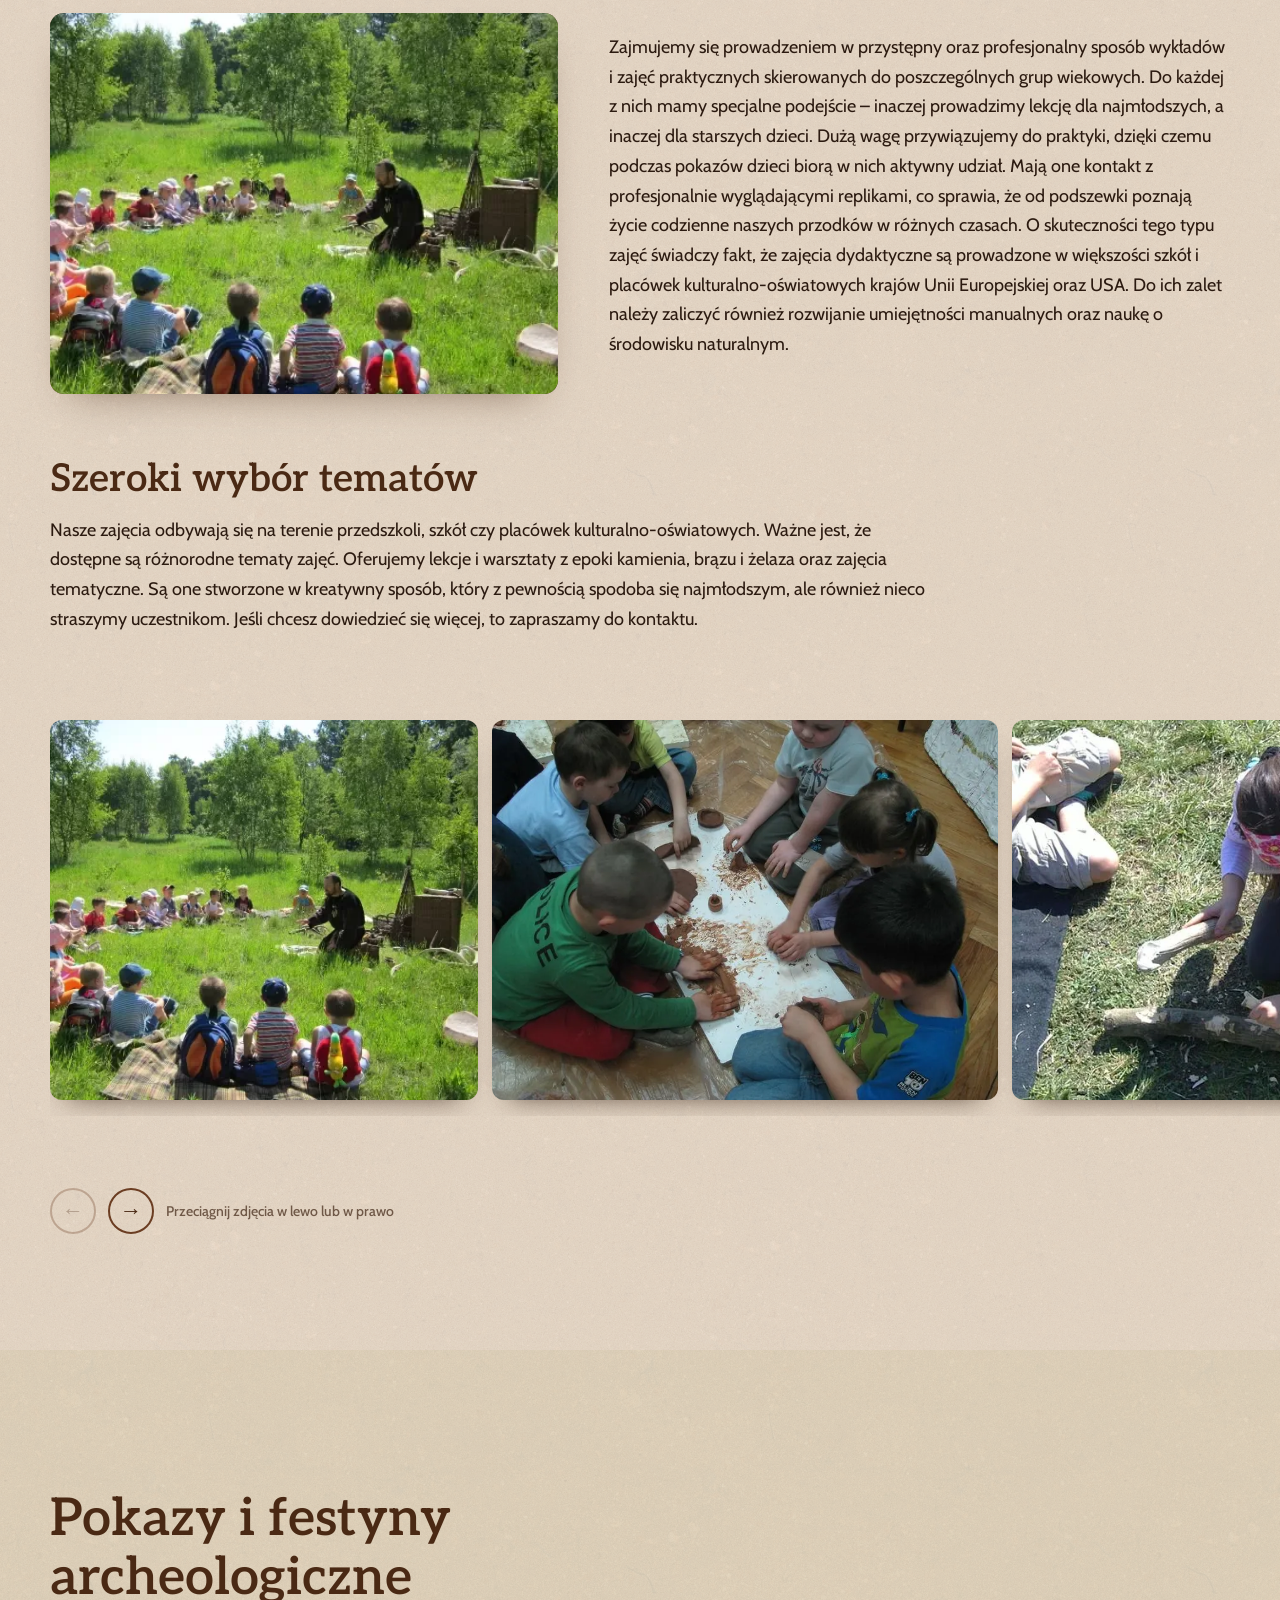
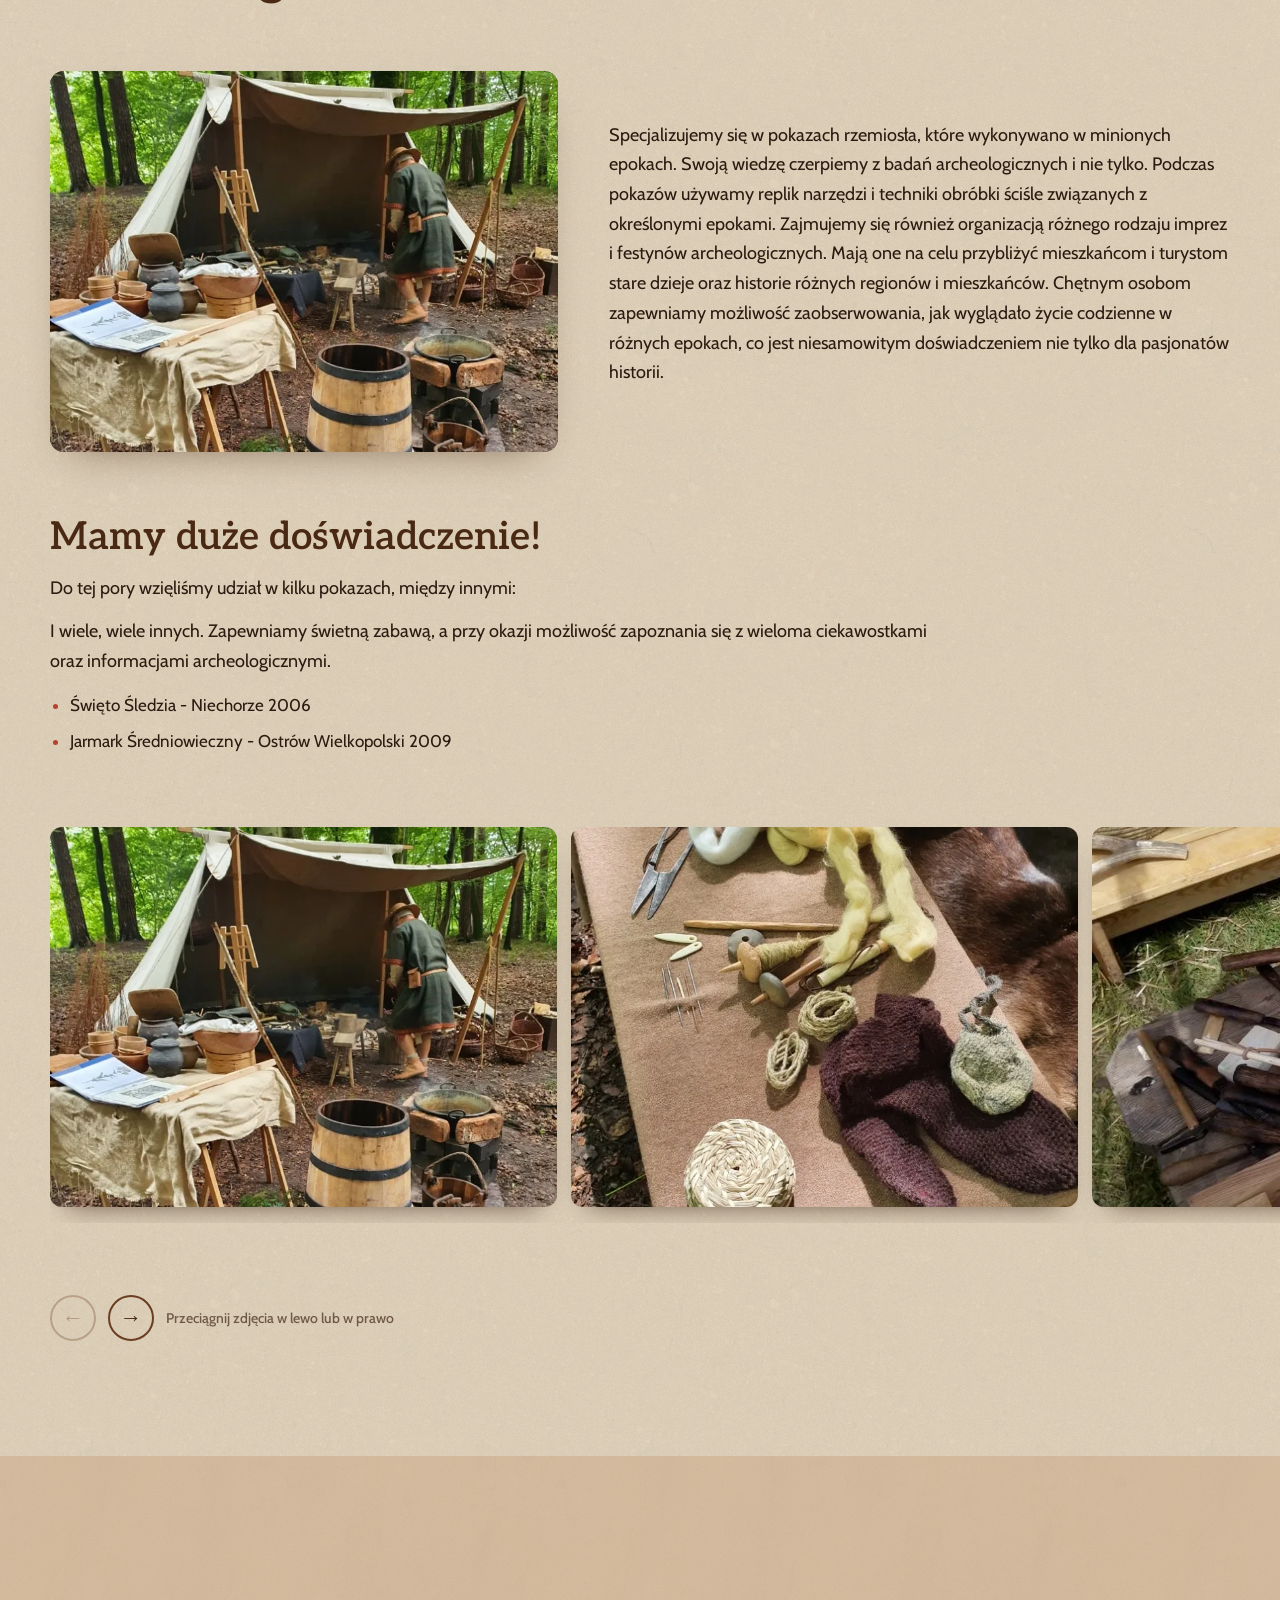
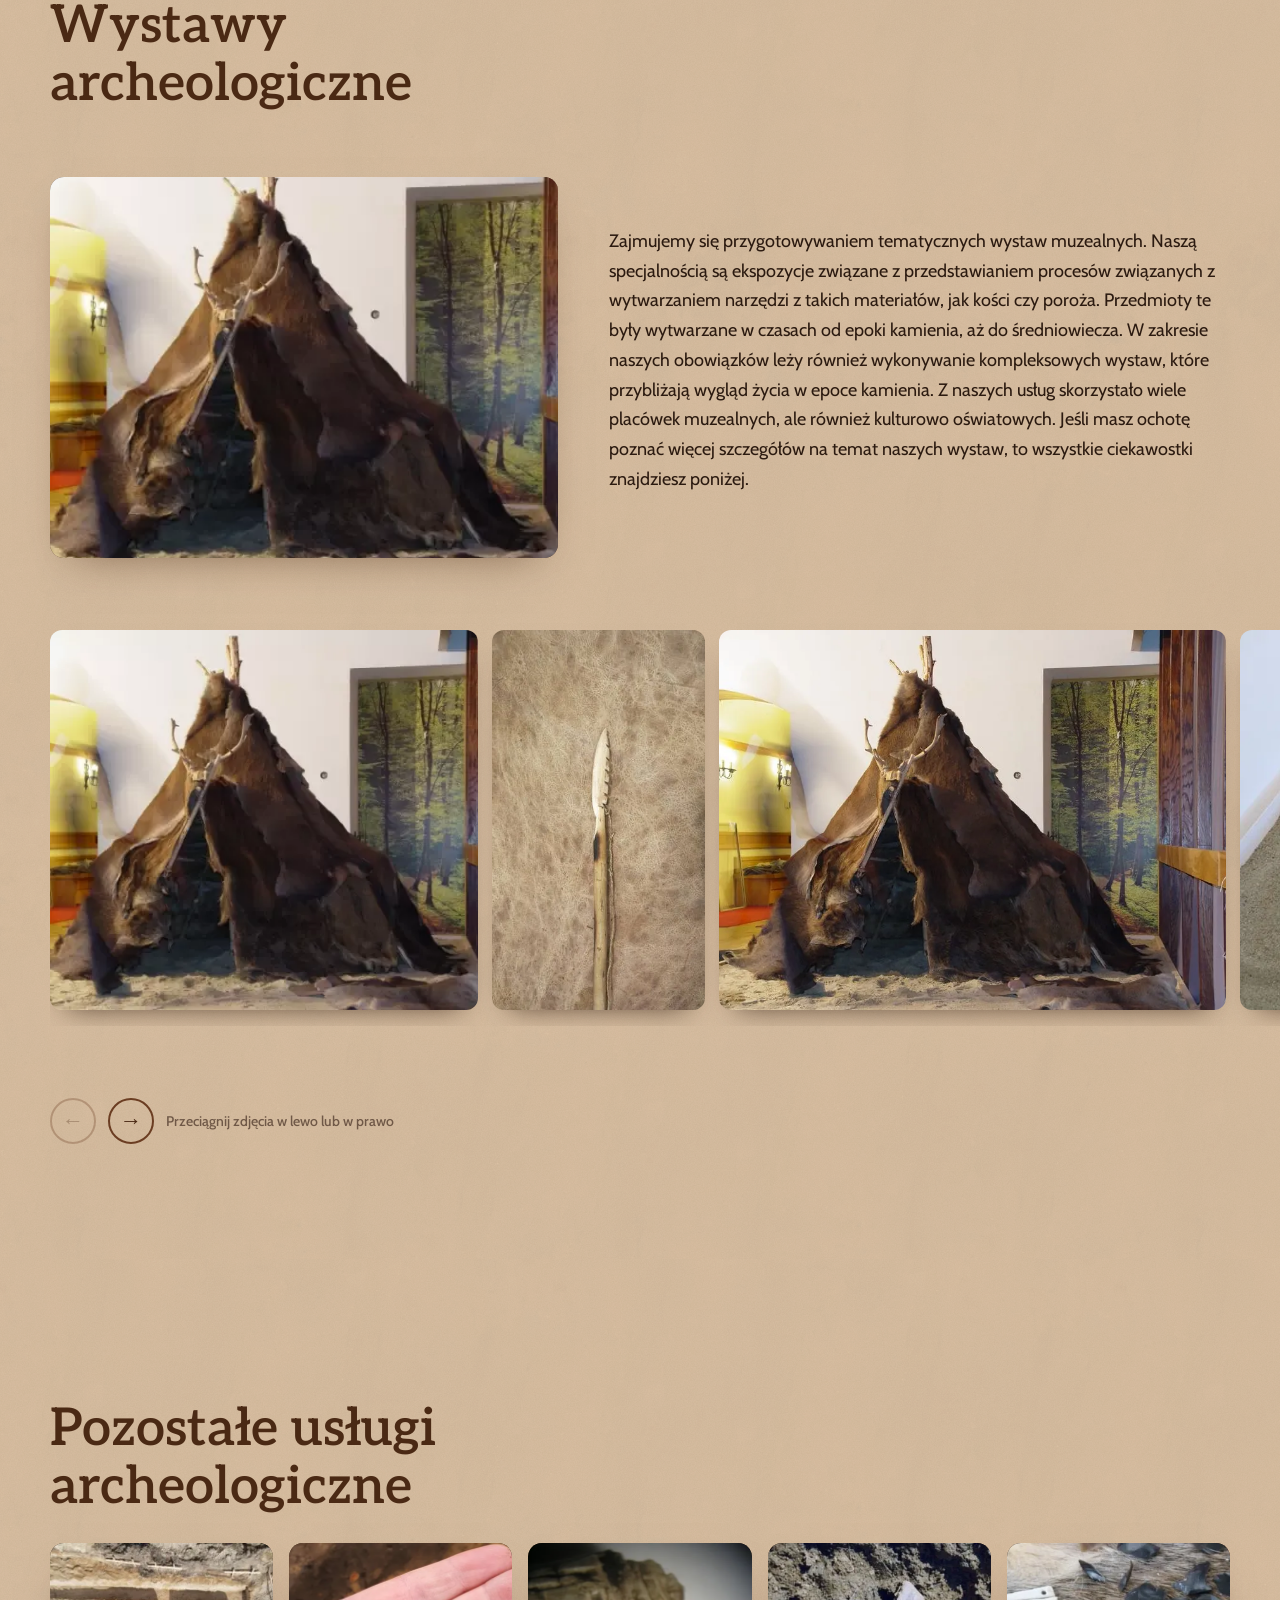
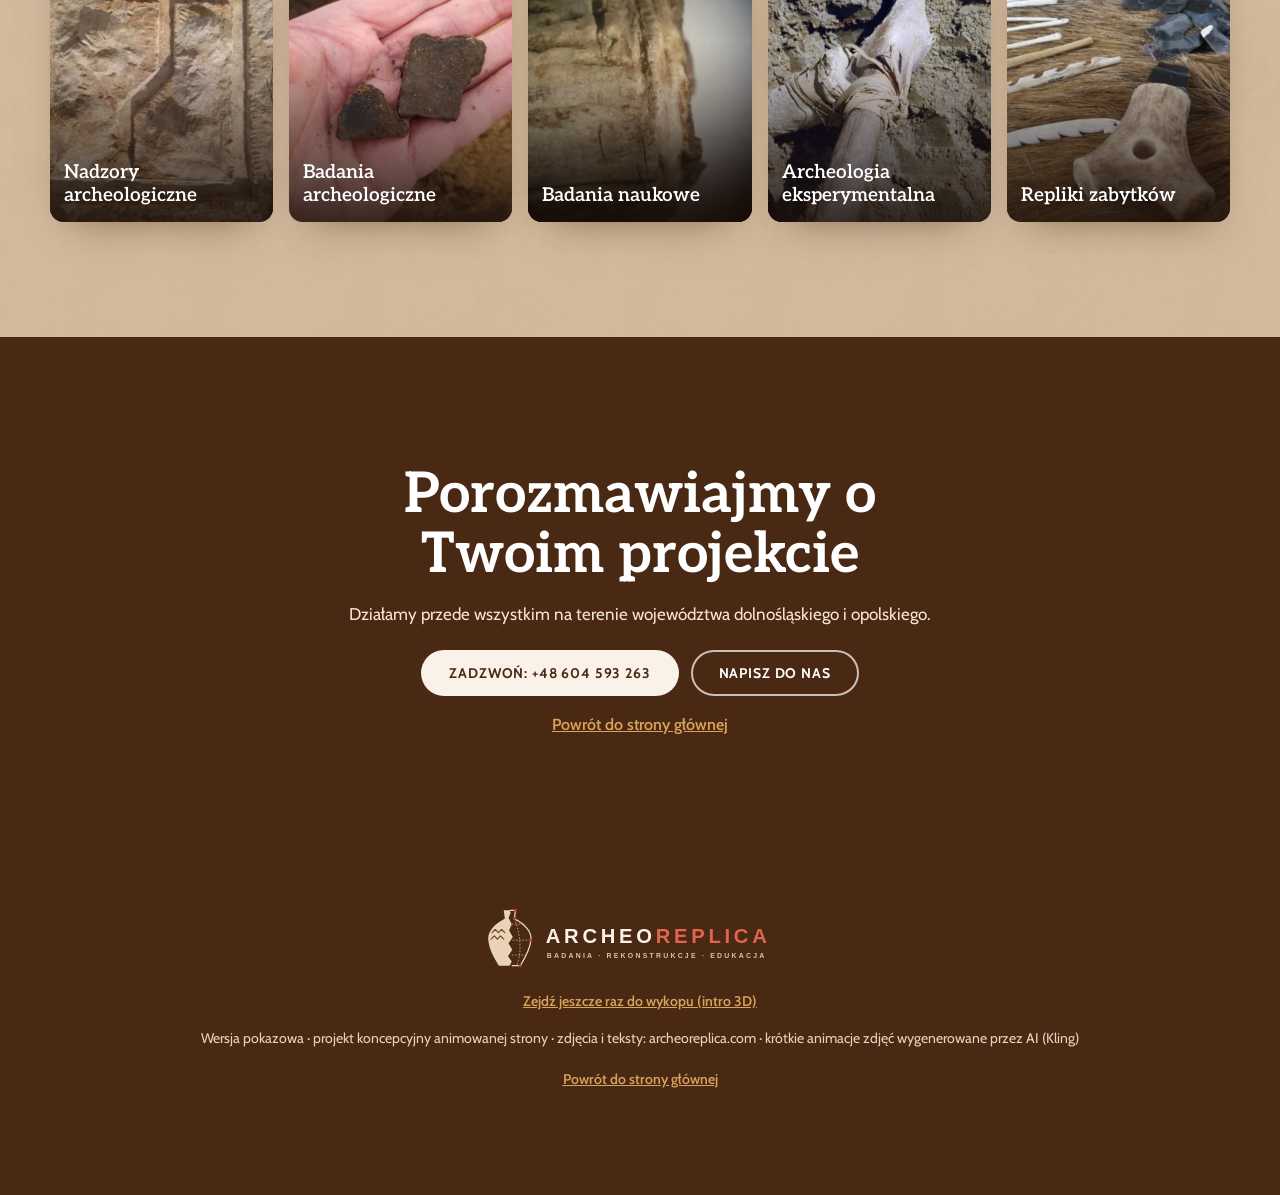
<file: demo/uslugi/edukacja-archeologiczna.html>
<!doctype html>
<html lang="pl">
<head>
<meta charset="utf-8">
<meta name="viewport" content="width=device-width, initial-scale=1">
<meta name="robots" content="noindex, nofollow">
<title>Edukacja archeologiczna: lekcje, warsztaty, pokazy i wystawy | Archeoreplica</title>
<meta name="description" content="Archeologia to nie tylko wykopaliska i tradycyjne wystawy muzealne. Ważnym elementem jest popularyzacja archeologii. Dzięki archeoedukacji mamy…">
<link rel="preconnect" href="https://fonts.googleapis.com">
<link rel="preconnect" href="https://fonts.gstatic.com" crossorigin>
<link href="https://fonts.googleapis.com/css2?family=Aleo:wght@400;600;700&family=Cabin:wght@400;500;600;700&display=swap" rel="stylesheet">
<link rel="stylesheet" href="../assets/archeo.css?v=9">
<link rel="stylesheet" href="../assets/podstrona.css?v=1">
<link rel="icon" href="../media/logo/favicon.svg" type="image/svg+xml">
</head>
<body class="sub">
<div class="demo-bar" role="note">Wersja pokazowa — projekt koncepcyjny nowej strony. Oficjalna strona: <a href="https://www.archeoreplica.com" target="_blank" rel="noopener">archeoreplica.com</a></div>
<header class="top">
  <a class="logo top__logo" href="../index.html" aria-label="Archeoreplica — strona główna">
    <svg class="lm" viewBox="0 0 100 120" aria-hidden="true"><path class="lm-sherd" d="M50 8H39L41 24C20 34 8 50 10 64C12 84 24 102 30 112H50L54 104L47 94L55 82L48 70L56 58L49 46L54 34L48 22L52 13Z"/><path class="lm-orn" d="M17 50L23 44L29 50L35 44L41 50M15 62L21 56L27 62L33 56L39 62"/><path class="lm-wire" d="M50 8H61L59 24C80 34 92 50 90 64C88 84 76 102 70 112H54"/><path class="lm-grid" d="M54 34H74M56 64H89M54 92H80M59 24C70 50 74 88 63 112"/><g class="lm-nodes"><circle cx="61" cy="8" r="2.8"/><circle cx="59" cy="24" r="2.8"/><circle cx="90" cy="64" r="2.8"/><circle cx="70" cy="112" r="2.8"/></g></svg>
    <span class="logo__txt"><span class="logo__name">ARCHEO<i>REPLICA</i></span><span class="logo__tag">badania · rekonstrukcje · edukacja</span></span>
  </a>
  <nav class="top__nav" aria-label="Główne">
    <a href="../index.html#o-nas">O nas</a>
    <a href="../index.html#oferta">Oferta</a>
    <a href="../index.html#inwestor">Nadzór archeologiczny</a>
    <a href="../index.html#eksperyment">Archeologia eksperymentalna</a>
    <a href="../index.html#repliki">Repliki</a>
    <a href="../index.html#edukacja">Edukacja</a>
    <a href="../index.html#kontakt">Kontakt</a>
  </nav>
  <a class="btn btn--dark top__call" href="tel:+48604593263">Zadzwoń</a>
  <button class="top__burger" aria-label="Menu" aria-expanded="false"><span></span><span></span><span></span></button>
  <div class="top__progress" aria-hidden="true"></div>
</header>
<main>
<section class="sub-hero">
  <img class="sub-hero__img" src="../media/img/namiot.webp" alt="Rekonstrukcja namiotu ze skór na wystawie archeologicznej">
  <video class="sub-hero__video" muted loop playsinline preload="none" data-vsrc="../media/video/namiot.mp4" aria-hidden="true"></video>
  <div class="sub-hero__shade"></div>
  <div class="wrap sub-hero__in">
    <nav class="crumbs" aria-label="Ścieżka"><a href="../index.html">Strona główna</a><span aria-hidden="true">/</span><a href="../index.html#oferta">Usługi archeologiczne</a><span aria-hidden="true">/</span><b>Edukacja archeologiczna</b></nav>
    <h1>Edukacja archeologiczna</h1>
    <p class="sub-hero__lead">Archeologia to nie tylko wykopaliska i tradycyjne wystawy muzealne. Ważnym elementem jest popularyzacja archeologii. Dzięki archeoedukacji mamy możliwość w przystępny sposób poznać życie naszych przodków od epoki kamienia do średniowiecza. Jest to niezwykle ciekawe dla dzieci oraz dorosłych, którzy już są zainteresowani archeologią, ale również pozwala na obudzenie tej pasji u osób nie mających z nią wcześniej styczności.</p>
    <div class="hero__cta"><a class="btn btn--light" href="../index.html#kontakt">Zamów zajęcia</a><a class="btn btn--ghost" href="tel:+48604593263">+48 604 593 263</a></div>
  </div>
</section>

<section class="layer layer--sand sub-body">
  <div class="wrap">
      <div class="sub-block reveal"><div class="sub-block__txt"><h2>Szeroki zakres usług</h2><p>Posiadamy obszerną ofertę zajęć dydaktycznych specjalnie dobranych dla różnych grup wiekowych. Nasz program jest skierowany do przedszkoli, szkół podstawowych i licealnych, studentów oraz wszystkich zainteresowanych archeologią. Program zajęć powstał w oparciu o badania archeologiczne, specjalistyczne analizy zabytków oraz eksperymenty archeologiczne. Wieloletnia praktyka badawcza jak i edukacyjna pozwoliła nam stworzyć ofertę, która w ciekawy i interesujący sposób przybliża nam życie naszych przodków.</p></div></div>
  </div>
</section>
<section class="layer layer--bone sub-body">
  <div class="wrap">
    <h2 class="h2">Lekcje i warsztaty archeologiczne</h2>
      <div class="sub-block reveal"><figure class="sub-block__img"><img src="../media/img/lekcje.webp" alt="" loading="lazy"></figure><div class="sub-block__txt"><p>Zajmujemy się prowadzeniem w przystępny oraz profesjonalny sposób wykładów i zajęć praktycznych skierowanych do poszczególnych grup wiekowych. Do każdej z nich mamy specjalne podejście – inaczej prowadzimy lekcję dla najmłodszych, a inaczej dla starszych dzieci. Dużą wagę przywiązujemy do praktyki, dzięki czemu podczas pokazów dzieci biorą w nich aktywny udział. Mają one kontakt z profesjonalnie wyglądającymi replikami, co sprawia, że od podszewki poznają życie codzienne naszych przodków w różnych czasach. O skuteczności tego typu zajęć świadczy fakt, że zajęcia dydaktyczne są prowadzone w większości szkół i placówek kulturalno-oświatowych krajów Unii Europejskiej oraz USA. Do ich zalet należy zaliczyć również rozwijanie umiejętności manualnych oraz naukę o środowisku naturalnym.</p></div></div>
      <div class="sub-block reveal sub-block--flip"><div class="sub-block__txt"><h2>Szeroki wybór tematów</h2><p>Nasze zajęcia odbywają się na terenie przedszkoli, szkół czy placówek kulturalno-oświatowych. Ważne jest, że dostępne są różnorodne tematy zajęć. Oferujemy lekcje i warsztaty z epoki kamienia, brązu i żelaza oraz zajęcia tematyczne. Są one stworzone w kreatywny sposób, który z pewnością spodoba się najmłodszym, ale również nieco straszymy uczestnikom. Jeśli chcesz dowiedzieć się więcej, to zapraszamy do kontaktu.</p></div></div>
    <div class="mosaic" data-car><figure><img src="../media/img/lekcje.webp" alt="Lekcje i warsztaty archeologiczne" loading="lazy"></figure><figure><img src="../media/img/g40-0.webp" alt="Lekcje i warsztaty archeologiczne" loading="lazy"></figure><figure><img src="../media/img/g40-1.webp" alt="Lekcje i warsztaty archeologiczne" loading="lazy"></figure><figure><img src="../media/img/g40-2.webp" alt="Lekcje i warsztaty archeologiczne" loading="lazy"></figure><figure><img src="../media/img/g40-3.webp" alt="Lekcje i warsztaty archeologiczne" loading="lazy"></figure><figure><img src="../media/img/g40-4.webp" alt="Lekcje i warsztaty archeologiczne" loading="lazy"></figure><figure><img src="../media/img/g40-5.webp" alt="Lekcje i warsztaty archeologiczne" loading="lazy"></figure><figure><img src="../media/img/g40-6.webp" alt="Lekcje i warsztaty archeologiczne" loading="lazy"></figure><figure><img src="../media/img/g40-7.webp" alt="Lekcje i warsztaty archeologiczne" loading="lazy"></figure></div>
  </div>
</section>
<section class="layer layer--meadow sub-body">
  <div class="wrap">
    <h2 class="h2">Pokazy i festyny archeologiczne</h2>
      <div class="sub-block reveal"><figure class="sub-block__img"><img src="../media/img/pokazy.webp" alt="" loading="lazy"></figure><div class="sub-block__txt"><p>Specjalizujemy się w pokazach rzemiosła, które wykonywano w minionych epokach. Swoją wiedzę czerpiemy z badań archeologicznych i nie tylko. Podczas pokazów używamy replik narzędzi i techniki obróbki ściśle związanych z określonymi epokami. Zajmujemy się również organizacją różnego rodzaju imprez i festynów archeologicznych. Mają one na celu przybliżyć mieszkańcom i turystom stare dzieje oraz historie różnych regionów i mieszkańców. Chętnym osobom zapewniamy możliwość zaobserwowania, jak wyglądało życie codzienne w różnych epokach, co jest niesamowitym doświadczeniem nie tylko dla pasjonatów historii.</p></div></div>
      <div class="sub-block reveal sub-block--flip"><div class="sub-block__txt"><h2>Mamy duże doświadczenie!</h2><p>Do tej pory wzięliśmy udział w kilku pokazach, między innymi:</p><p>I wiele, wiele innych. Zapewniamy świetną zabawą, a przy okazji możliwość zapoznania się z wieloma ciekawostkami oraz informacjami archeologicznymi.</p><ul><li>Święto Śledzia - Niechorze 2006</li><li>Jarmark Średniowieczny - Ostrów Wielkopolski 2009</li></ul></div></div>
    <div class="mosaic" data-car><figure><img src="../media/img/pokazy.webp" alt="Pokazy i festyny archeologiczne" loading="lazy"></figure><figure><img src="../media/img/tkaniny.webp" alt="Pokazy i festyny archeologiczne" loading="lazy"></figure><figure><img src="../media/img/g38-16.webp" alt="Pokazy i festyny archeologiczne" loading="lazy"></figure><figure><img src="../media/img/g38-17.webp" alt="Pokazy i festyny archeologiczne" loading="lazy"></figure><figure><img src="../media/img/g38-18.webp" alt="Pokazy i festyny archeologiczne" loading="lazy"></figure><figure><img src="../media/img/g38-19.webp" alt="Pokazy i festyny archeologiczne" loading="lazy"></figure><figure><img src="../media/img/g38-20.webp" alt="Pokazy i festyny archeologiczne" loading="lazy"></figure><figure><img src="../media/img/g38-21.webp" alt="Pokazy i festyny archeologiczne" loading="lazy"></figure><figure><img src="../media/img/g38-22.webp" alt="Pokazy i festyny archeologiczne" loading="lazy"></figure><figure><img src="../media/img/g38-23.webp" alt="Pokazy i festyny archeologiczne" loading="lazy"></figure></div>
  </div>
</section>
<section class="layer layer--clay sub-body">
  <div class="wrap">
    <h2 class="h2">Wystawy archeologiczne</h2>
      <div class="sub-block reveal"><figure class="sub-block__img"><img src="../media/img/wystawy.webp" alt="" loading="lazy"></figure><div class="sub-block__txt"><p>Zajmujemy się przygotowywaniem tematycznych wystaw muzealnych. Naszą specjalnością są ekspozycje związane z przedstawianiem procesów związanych z wytwarzaniem narzędzi z takich materiałów, jak kości czy poroża. Przedmioty te były wytwarzane w czasach od epoki kamienia, aż do średniowiecza. W zakresie naszych obowiązków leży również wykonywanie kompleksowych wystaw, które przybliżają wygląd życia w epoce kamienia. Z naszych usług skorzystało wiele placówek muzealnych, ale również kulturowo oświatowych. Jeśli masz ochotę poznać więcej szczegółów na temat naszych wystaw, to wszystkie ciekawostki znajdziesz poniżej.</p></div></div>
    <div class="mosaic" data-car><figure><img src="../media/img/wystawy.webp" alt="Wystawy archeologiczne" loading="lazy"></figure><figure><img src="../media/img/g39-wystawa-2.webp" alt="Wystawy archeologiczne" loading="lazy"></figure><figure><img src="../media/img/g39-8.webp" alt="Wystawy archeologiczne" loading="lazy"></figure><figure><img src="../media/img/g39-9.webp" alt="Wystawy archeologiczne" loading="lazy"></figure><figure><img src="../media/img/g39-10.webp" alt="Wystawy archeologiczne" loading="lazy"></figure><figure><img src="../media/img/g39-12.webp" alt="Wystawy archeologiczne" loading="lazy"></figure><figure><img src="../media/img/g39-13.webp" alt="Wystawy archeologiczne" loading="lazy"></figure><figure><img src="../media/img/g39-14.webp" alt="Wystawy archeologiczne" loading="lazy"></figure><figure><img src="../media/img/g39-15.webp" alt="Wystawy archeologiczne" loading="lazy"></figure></div>
  </div>
</section>
<section class="layer layer--clay">
  <div class="wrap">
    <h2 class="h2">Pozostałe usługi archeologiczne</h2>
    <div class="sub-others"><a class="sub-other" href="nadzory-archeologiczne.html"><img src="../media/img/k-nadzory.webp" alt="" loading="lazy"><span>Nadzory archeologiczne</span></a><a class="sub-other" href="badania-archeologiczne.html"><img src="../media/img/k-badania.webp" alt="" loading="lazy"><span>Badania archeologiczne</span></a><a class="sub-other" href="badania-naukowe.html"><img src="../media/img/k-naukowe.webp" alt="" loading="lazy"><span>Badania naukowe</span></a><a class="sub-other" href="archeologia-eksperymentalna.html"><img src="../media/img/k-ae.webp" alt="" loading="lazy"><span>Archeologia eksperymentalna</span></a><a class="sub-other" href="repliki-zabytkow.html"><img src="../media/img/k-repliki.webp" alt="" loading="lazy"><span>Repliki zabytków</span></a></div>
  </div>
</section>
<section class="sub-cta">
  <div class="wrap">
    <h2>Porozmawiajmy o Twoim projekcie</h2>
    <p>Działamy przede wszystkim na terenie województwa dolnośląskiego i opolskiego.</p>
    <div class="hero__cta"><a class="btn btn--light" href="tel:+48604593263">Zadzwoń: +48 604 593 263</a><a class="btn btn--ghost" href="../index.html#kontakt">Napisz do nas</a></div>
    <p><a class="sub-back" href="../index.html">Powrót do strony głównej</a></p>
  </div>
</section>
</main>
<footer class="foot">
  <img src="../media/logo/logo-poziome-ciemne-tlo.svg" alt="Archeoreplica" class="foot__logo">
  <p><a class="foot__intro" href="../../demo-3d/index.html">Zejdź jeszcze raz do wykopu (intro 3D)</a></p>
  <p>Wersja pokazowa · projekt koncepcyjny animowanej strony · zdjęcia i teksty: archeoreplica.com · krótkie animacje zdjęć wygenerowane przez AI (Kling)</p>
  <p><a class="foot__intro" href="../index.html">Powrót do strony głównej</a></p>
</footer>
<script src="../assets/podstrona.js?v=1" defer></script>
</body>
</html>
</file>
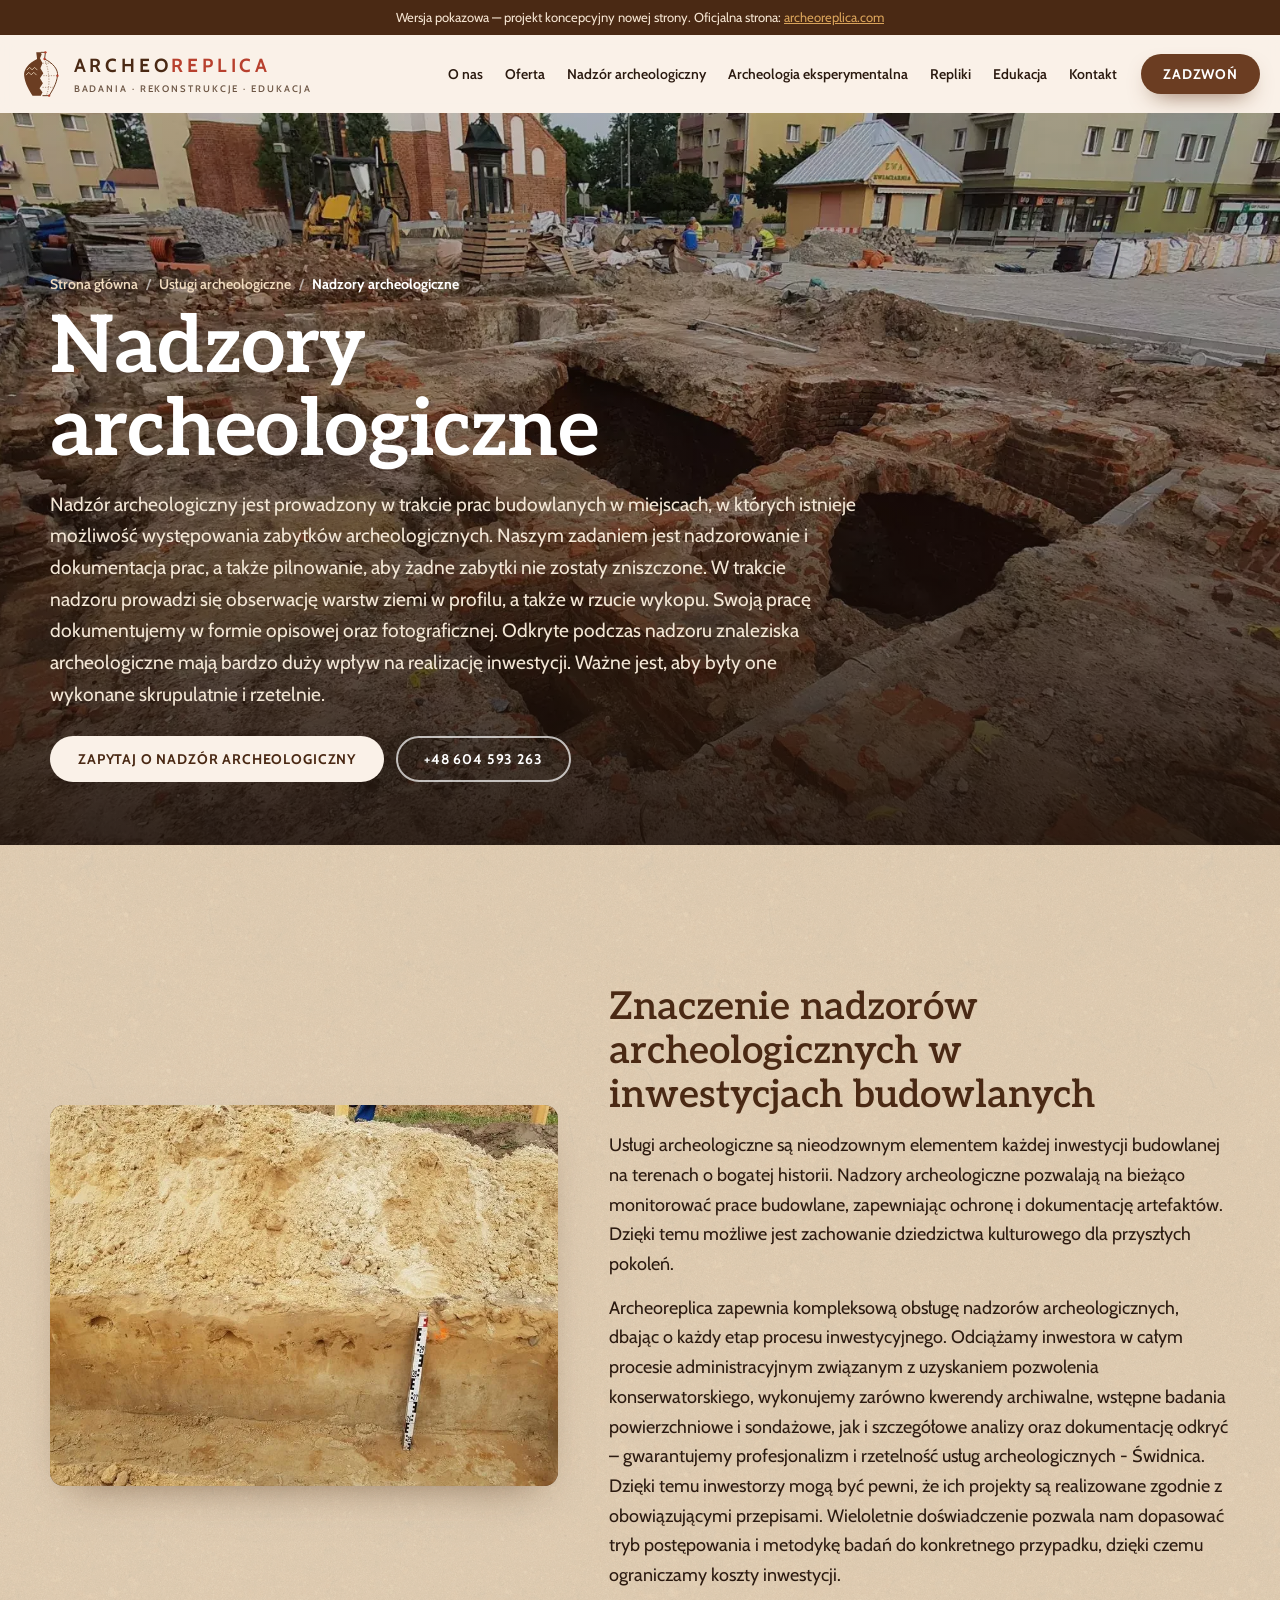
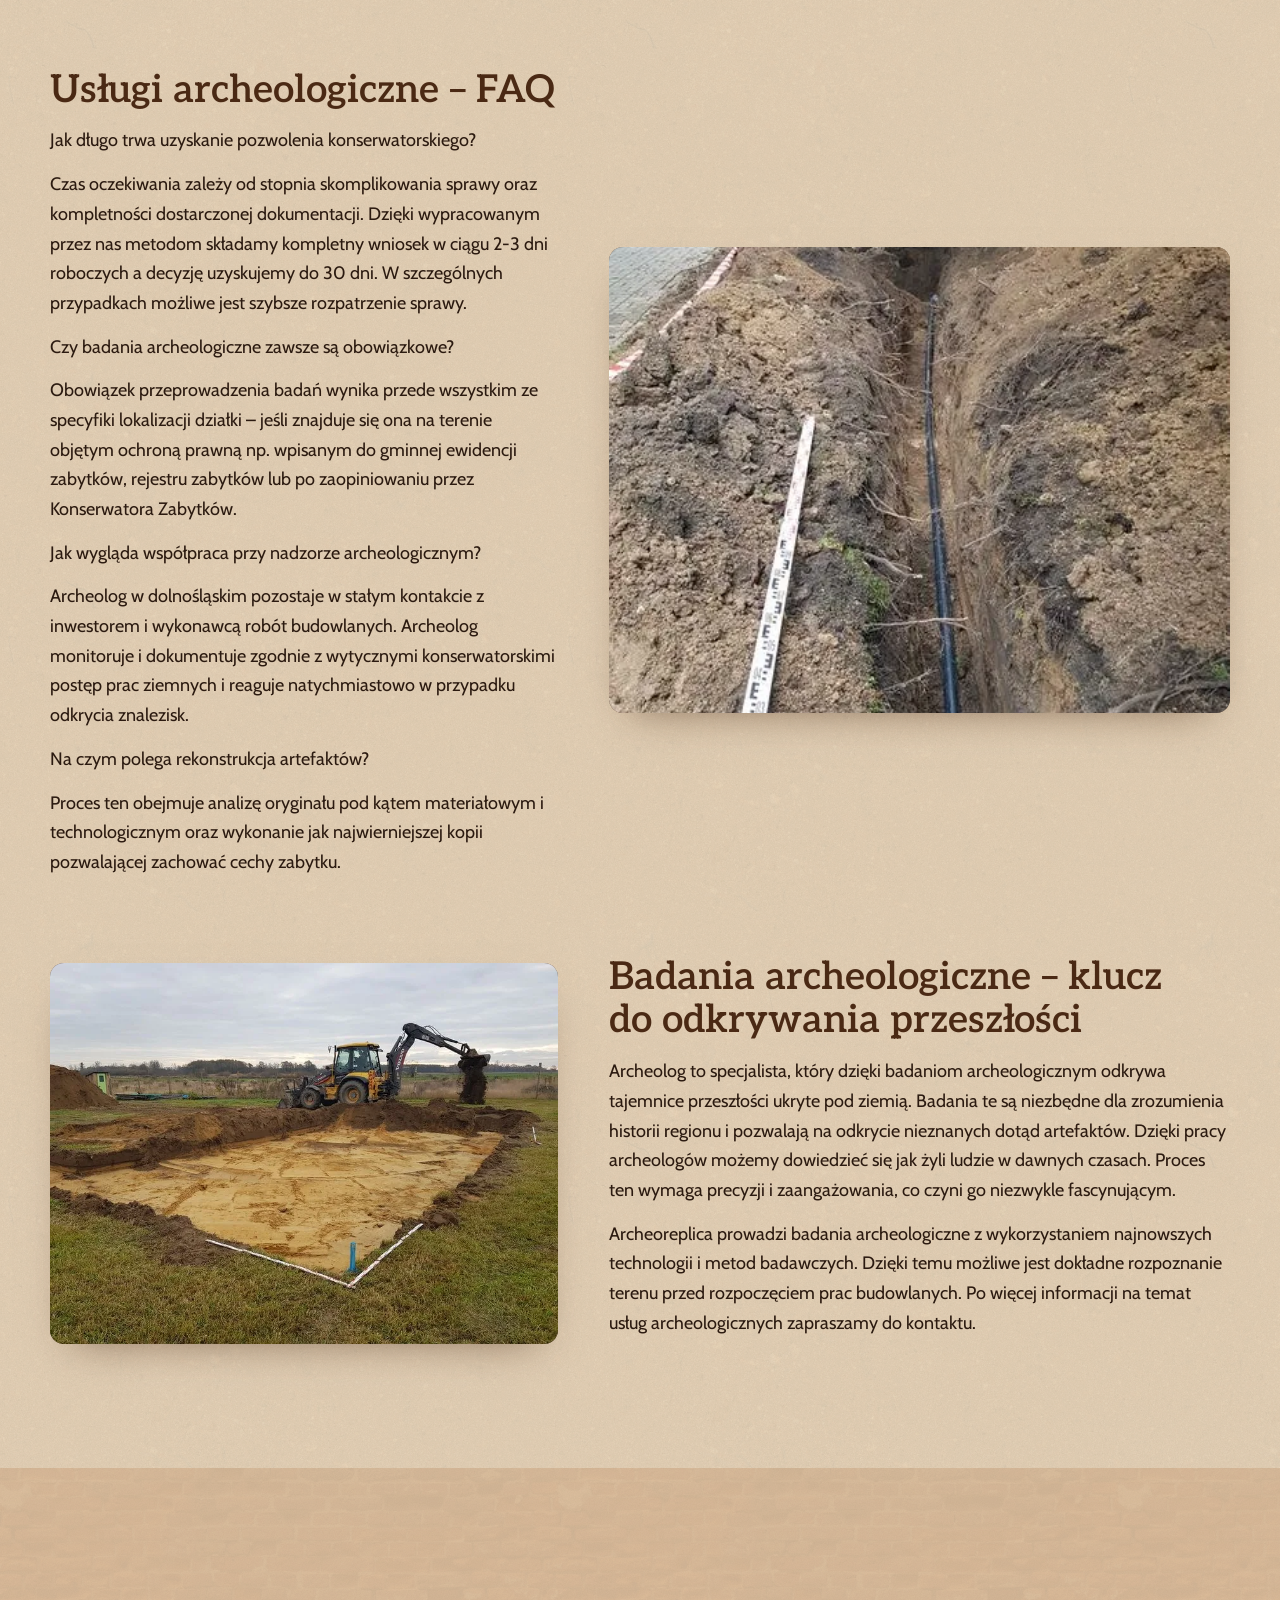
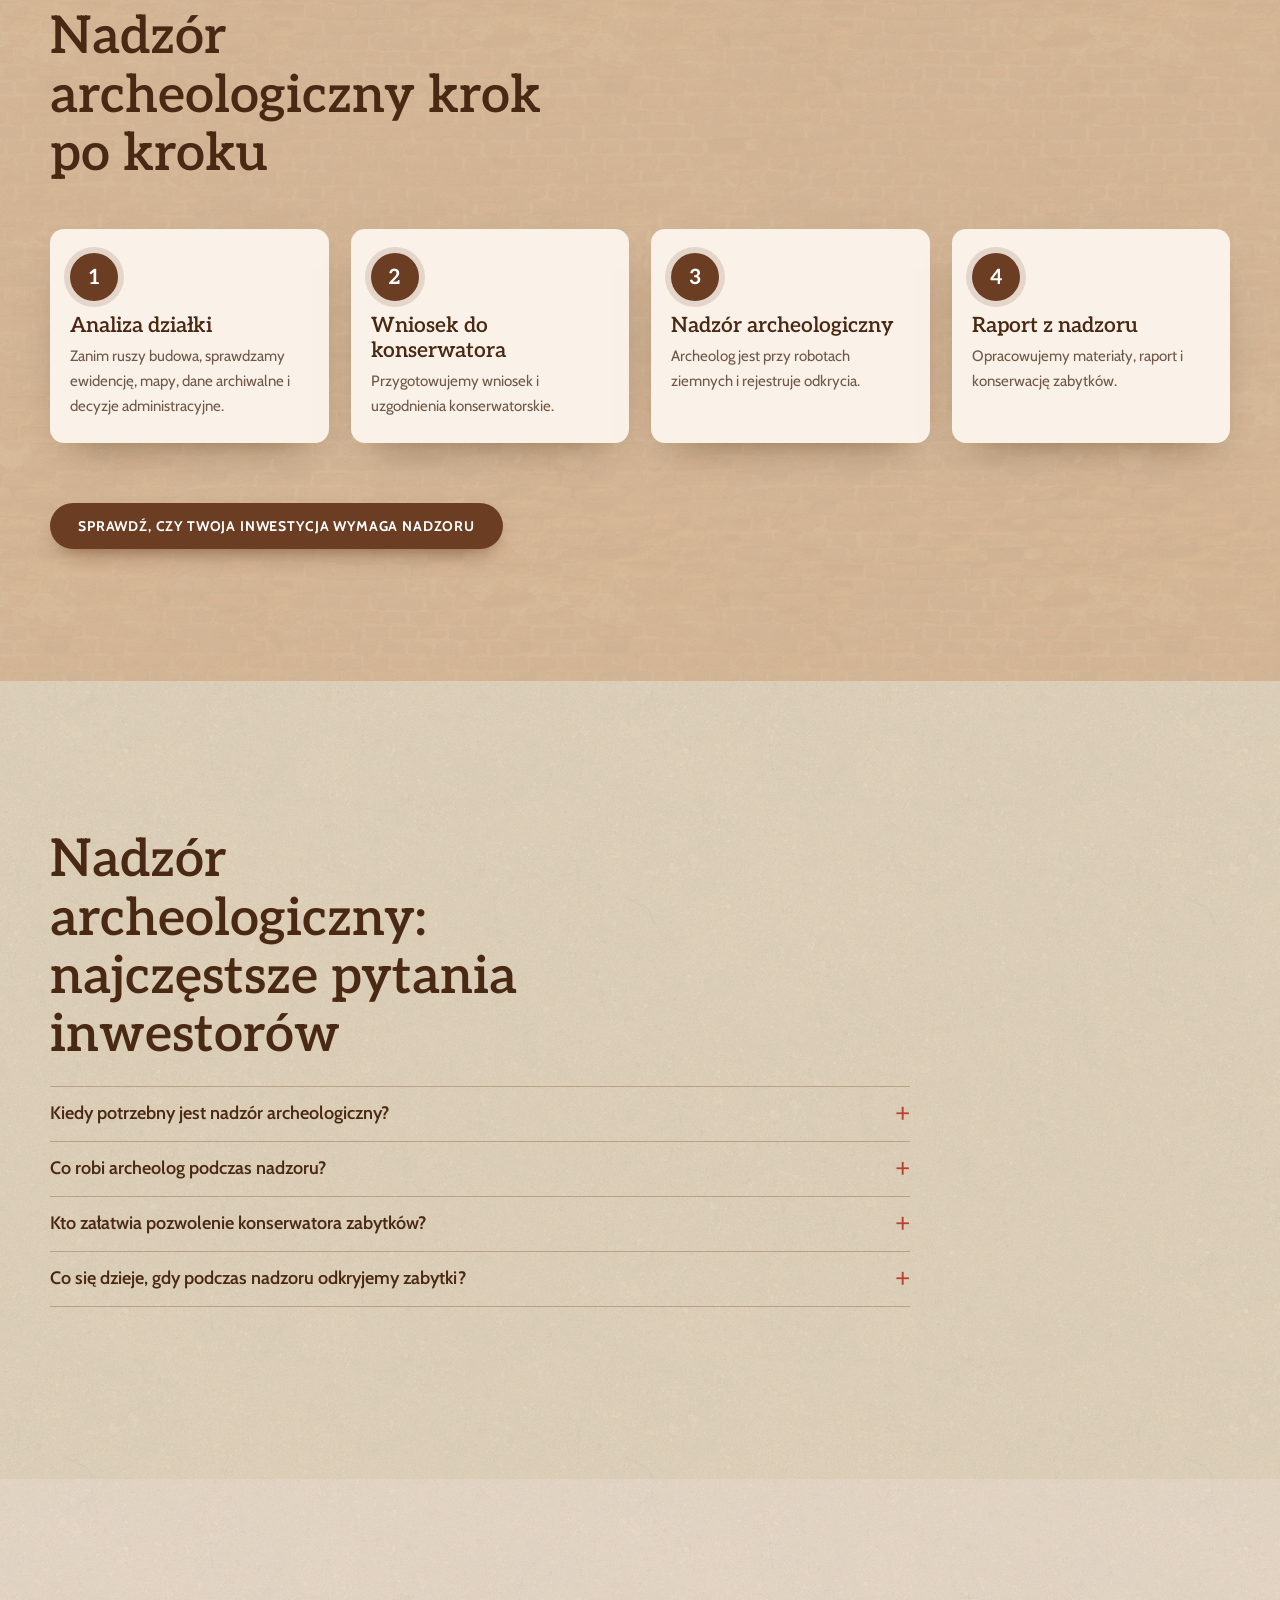
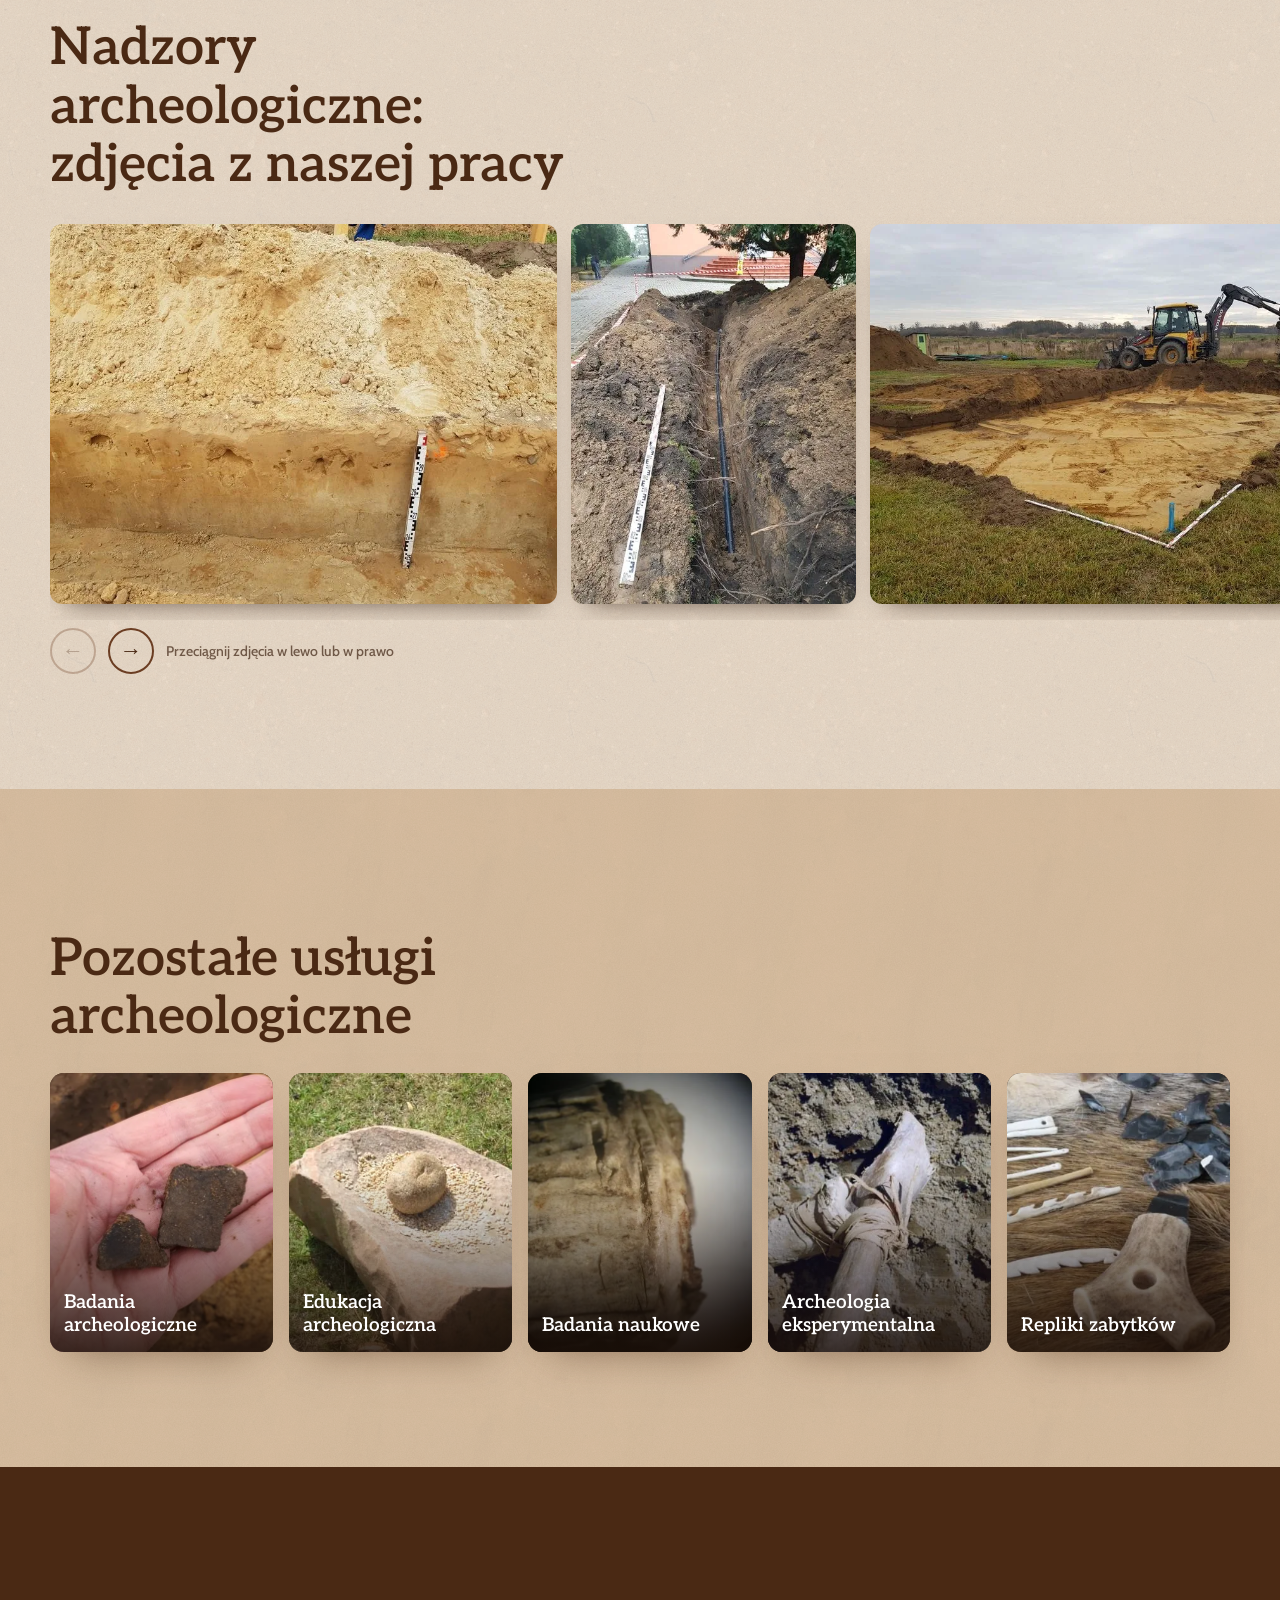
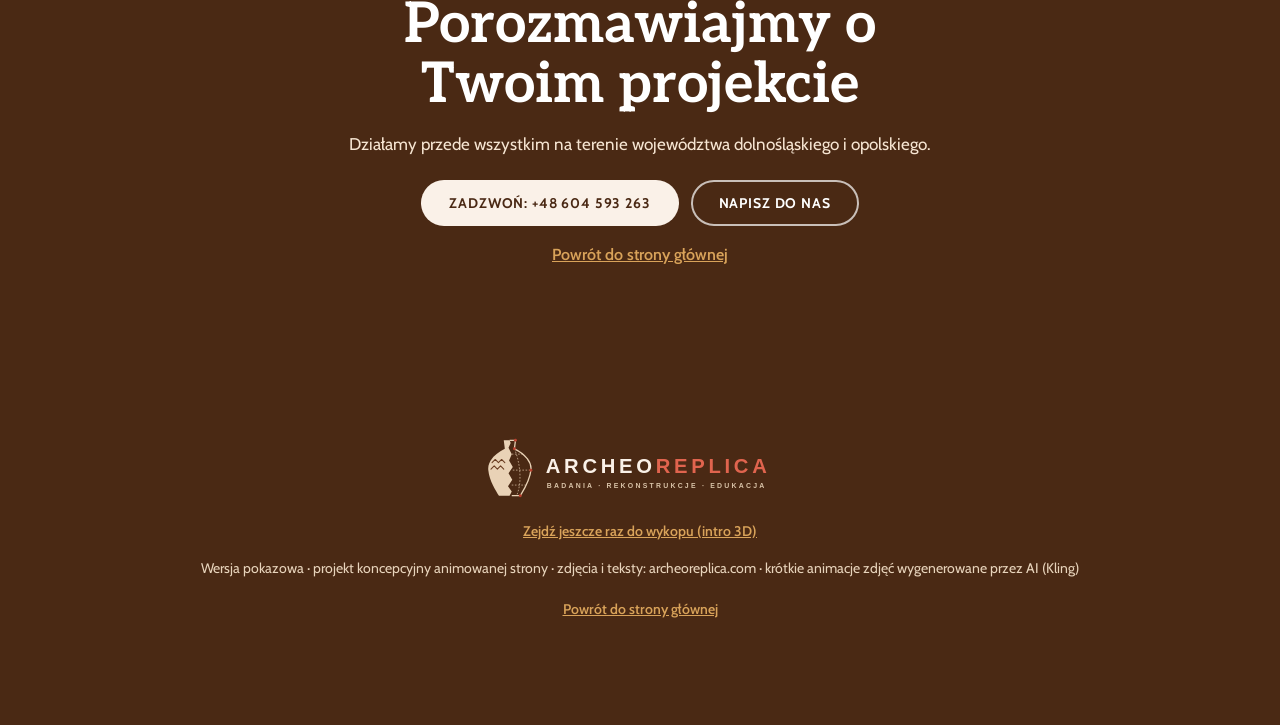
<file: demo/uslugi/nadzory-archeologiczne.html>
<!doctype html>
<html lang="pl">
<head>
<meta charset="utf-8">
<meta name="viewport" content="width=device-width, initial-scale=1">
<meta name="robots" content="noindex, nofollow">
<title>Nadzory archeologiczne Wrocław i Dolny Śląsk | Archeoreplica</title>
<meta name="description" content="Nadzór archeologiczny jest prowadzony w trakcie prac budowlanych w miejscach, w których istnieje możliwość występowania zabytków archeologicznych.…">
<link rel="preconnect" href="https://fonts.googleapis.com">
<link rel="preconnect" href="https://fonts.gstatic.com" crossorigin>
<link href="https://fonts.googleapis.com/css2?family=Aleo:wght@400;600;700&family=Cabin:wght@400;500;600;700&display=swap" rel="stylesheet">
<link rel="stylesheet" href="../assets/archeo.css?v=9">
<link rel="stylesheet" href="../assets/podstrona.css?v=1">
<link rel="icon" href="../media/logo/favicon.svg" type="image/svg+xml">
</head>
<body class="sub">
<div class="demo-bar" role="note">Wersja pokazowa — projekt koncepcyjny nowej strony. Oficjalna strona: <a href="https://www.archeoreplica.com" target="_blank" rel="noopener">archeoreplica.com</a></div>
<header class="top">
  <a class="logo top__logo" href="../index.html" aria-label="Archeoreplica — strona główna">
    <svg class="lm" viewBox="0 0 100 120" aria-hidden="true"><path class="lm-sherd" d="M50 8H39L41 24C20 34 8 50 10 64C12 84 24 102 30 112H50L54 104L47 94L55 82L48 70L56 58L49 46L54 34L48 22L52 13Z"/><path class="lm-orn" d="M17 50L23 44L29 50L35 44L41 50M15 62L21 56L27 62L33 56L39 62"/><path class="lm-wire" d="M50 8H61L59 24C80 34 92 50 90 64C88 84 76 102 70 112H54"/><path class="lm-grid" d="M54 34H74M56 64H89M54 92H80M59 24C70 50 74 88 63 112"/><g class="lm-nodes"><circle cx="61" cy="8" r="2.8"/><circle cx="59" cy="24" r="2.8"/><circle cx="90" cy="64" r="2.8"/><circle cx="70" cy="112" r="2.8"/></g></svg>
    <span class="logo__txt"><span class="logo__name">ARCHEO<i>REPLICA</i></span><span class="logo__tag">badania · rekonstrukcje · edukacja</span></span>
  </a>
  <nav class="top__nav" aria-label="Główne">
    <a href="../index.html#o-nas">O nas</a>
    <a href="../index.html#oferta">Oferta</a>
    <a href="../index.html#inwestor">Nadzór archeologiczny</a>
    <a href="../index.html#eksperyment">Archeologia eksperymentalna</a>
    <a href="../index.html#repliki">Repliki</a>
    <a href="../index.html#edukacja">Edukacja</a>
    <a href="../index.html#kontakt">Kontakt</a>
  </nav>
  <a class="btn btn--dark top__call" href="tel:+48604593263">Zadzwoń</a>
  <button class="top__burger" aria-label="Menu" aria-expanded="false"><span></span><span></span><span></span></button>
  <div class="top__progress" aria-hidden="true"></div>
</header>
<main>
<section class="sub-hero">
  <img class="sub-hero__img" src="../media/img/hero2.webp" alt="Nadzór archeologiczny w centrum miasta: odsłonięte ceglane piwnice">
  <video class="sub-hero__video" muted loop playsinline preload="none" data-vsrc="../media/video/nadzory.mp4" aria-hidden="true"></video>
  <div class="sub-hero__shade"></div>
  <div class="wrap sub-hero__in">
    <nav class="crumbs" aria-label="Ścieżka"><a href="../index.html">Strona główna</a><span aria-hidden="true">/</span><a href="../index.html#oferta">Usługi archeologiczne</a><span aria-hidden="true">/</span><b>Nadzory archeologiczne</b></nav>
    <h1>Nadzory archeologiczne</h1>
    <p class="sub-hero__lead">Nadzór archeologiczny jest prowadzony w trakcie prac budowlanych w miejscach, w których istnieje możliwość występowania zabytków archeologicznych. Naszym zadaniem jest nadzorowanie i dokumentacja prac, a także pilnowanie, aby żadne zabytki nie zostały zniszczone. W trakcie nadzoru prowadzi się obserwację warstw ziemi w profilu, a także w rzucie wykopu. Swoją pracę dokumentujemy w formie opisowej oraz fotograficznej. Odkryte podczas nadzoru znaleziska archeologiczne mają bardzo duży wpływ na realizację inwestycji. Ważne jest, aby były one wykonane skrupulatnie i rzetelnie.</p>
    <div class="hero__cta"><a class="btn btn--light" href="../index.html#kontakt">Zapytaj o nadzór archeologiczny</a><a class="btn btn--ghost" href="tel:+48604593263">+48 604 593 263</a></div>
  </div>
</section>

<section class="layer layer--sand sub-body">
  <div class="wrap">
      <div class="sub-block reveal"><figure class="sub-block__img"><img src="../media/img/g36-32.webp" alt="" loading="lazy"></figure><div class="sub-block__txt"><h2>Znaczenie nadzorów archeologicznych w inwestycjach budowlanych</h2><p>Usługi archeologiczne są nieodzownym elementem każdej inwestycji budowlanej na terenach o bogatej historii. Nadzory archeologiczne pozwalają na bieżąco monitorować prace budowlane, zapewniając ochronę i dokumentację artefaktów. Dzięki temu możliwe jest zachowanie dziedzictwa kulturowego dla przyszłych pokoleń.</p><p>Archeoreplica zapewnia kompleksową obsługę nadzorów archeologicznych, dbając o każdy etap procesu inwestycyjnego. Odciążamy inwestora w całym procesie administracyjnym związanym z uzyskaniem pozwolenia konserwatorskiego, wykonujemy zarówno kwerendy archiwalne, wstępne badania powierzchniowe i sondażowe, jak i szczegółowe analizy oraz dokumentację odkryć – gwarantujemy profesjonalizm i rzetelność usług archeologicznych - Świdnica. Dzięki temu inwestorzy mogą być pewni, że ich projekty są realizowane zgodnie z obowiązującymi przepisami. Wieloletnie doświadczenie pozwala nam dopasować tryb postępowania i metodykę badań do konkretnego przypadku, dzięki czemu ograniczamy koszty inwestycji.</p></div></div>
      <div class="sub-block reveal sub-block--flip"><figure class="sub-block__img"><img src="../media/img/g36-33.webp" alt="" loading="lazy"></figure><div class="sub-block__txt"><h2>Usługi archeologiczne – FAQ</h2><p>Jak długo trwa uzyskanie pozwolenia konserwatorskiego?</p><p>Czas oczekiwania zależy od stopnia skomplikowania sprawy oraz kompletności dostarczonej dokumentacji. Dzięki wypracowanym przez nas metodom składamy kompletny wniosek w ciągu 2-3 dni roboczych a decyzję uzyskujemy do 30 dni. W szczególnych przypadkach możliwe jest szybsze rozpatrzenie sprawy.</p><p>Czy badania archeologiczne zawsze są obowiązkowe?</p><p>Obowiązek przeprowadzenia badań wynika przede wszystkim ze specyfiki lokalizacji działki – jeśli znajduje się ona na terenie objętym ochroną prawną np. wpisanym do gminnej ewidencji zabytków, rejestru zabytków lub po zaopiniowaniu przez Konserwatora Zabytków.</p><p>Jak wygląda współpraca przy nadzorze archeologicznym?</p><p>Archeolog w dolnośląskim pozostaje w stałym kontakcie z inwestorem i wykonawcą robót budowlanych. Archeolog monitoruje i dokumentuje zgodnie z wytycznymi konserwatorskimi postęp prac ziemnych i reaguje natychmiastowo w przypadku odkrycia znalezisk.</p><p>Na czym polega rekonstrukcja artefaktów?</p><p>Proces ten obejmuje analizę oryginału pod kątem materiałowym i technologicznym oraz wykonanie jak najwierniejszej kopii pozwalającej zachować cechy zabytku.</p></div></div>
      <div class="sub-block reveal"><figure class="sub-block__img"><img src="../media/img/g36-34.webp" alt="" loading="lazy"></figure><div class="sub-block__txt"><h2>Badania archeologiczne – klucz do odkrywania przeszłości</h2><p>Archeolog to specjalista, który dzięki badaniom archeologicznym odkrywa tajemnice przeszłości ukryte pod ziemią. Badania te są niezbędne dla zrozumienia historii regionu i pozwalają na odkrycie nieznanych dotąd artefaktów. Dzięki pracy archeologów możemy dowiedzieć się jak żyli ludzie w dawnych czasach. Proces ten wymaga precyzji i zaangażowania, co czyni go niezwykle fascynującym.</p><p>Archeoreplica prowadzi badania archeologiczne z wykorzystaniem najnowszych technologii i metod badawczych. Dzięki temu możliwe jest dokładne rozpoznanie terenu przed rozpoczęciem prac budowlanych. Po więcej informacji na temat usług archeologicznych zapraszamy do kontaktu.</p></div></div>
  </div>
</section>
<section class="layer layer--loam">
  <div class="wrap">
    <h2 class="h2">Nadzór archeologiczny krok po kroku</h2>
    <ol class="steps">
      <li class="reveal"><span class="steps__n">1</span><h3>Analiza działki</h3><p>Zanim ruszy budowa, sprawdzamy ewidencję, mapy, dane archiwalne i decyzje administracyjne.</p></li>
      <li class="reveal"><span class="steps__n">2</span><h3>Wniosek do konserwatora</h3><p>Przygotowujemy wniosek i uzgodnienia konserwatorskie.</p></li>
      <li class="reveal"><span class="steps__n">3</span><h3>Nadzór archeologiczny</h3><p>Archeolog jest przy robotach ziemnych i rejestruje odkrycia.</p></li>
      <li class="reveal"><span class="steps__n">4</span><h3>Raport z nadzoru</h3><p>Opracowujemy materiały, raport i konserwację zabytków.</p></li>
    </ol>
    <p class="reveal"><a class="btn btn--dark" href="../index.html#kreator">Sprawdź, czy Twoja inwestycja wymaga nadzoru</a></p>
  </div>
</section>
<section class="layer layer--meadow">
  <div class="wrap">
    <div class="faq reveal">
      <h2 class="h2">Nadzór archeologiczny: najczęstsze pytania inwestorów</h2>
      <details><summary>Kiedy potrzebny jest nadzór archeologiczny?</summary><p>Nadzór archeologiczny prowadzi się w trakcie prac budowlanych w miejscach, w których mogą występować zabytki archeologiczne. Sprawdzamy to na etapie analizy działki.</p></details>
      <details><summary>Co robi archeolog podczas nadzoru?</summary><p>Nadzoruje i dokumentuje prace oraz pilnuje, żeby żadne zabytki nie zostały zniszczone. Obserwuje warstwy ziemi w profilu i w rzucie wykopu, a dokumentację prowadzi w formie opisowej i fotograficznej.</p></details>
      <details><summary>Kto załatwia pozwolenie konserwatora zabytków?</summary><p>Pomagamy inwestorowi w uzyskaniu pozwolenia na prace archeologiczne i odciążamy go w całym procesie administracyjnym.</p></details>
      <details><summary>Co się dzieje, gdy podczas nadzoru odkryjemy zabytki?</summary><p>Gdy podczas nadzoru odkrywamy pozostałości dawnego osadnictwa, prowadzimy badania ratownicze. Działamy sprawnie, w sposób niezagrażający inwestycji.</p></details>
    </div>
  </div>
</section>
<section class="layer layer--bone">
  <div class="wrap">
    <h2 class="h2">Nadzory archeologiczne: zdjęcia z naszej pracy</h2>
    <div class="mosaic" data-car><figure><img src="../media/img/g36-32.webp" alt="Nadzory archeologiczne, zdjęcie z realizacji Archeoreplica" loading="lazy"></figure><figure><img src="../media/img/g36-33.webp" alt="Nadzory archeologiczne, zdjęcie z realizacji Archeoreplica" loading="lazy"></figure><figure><img src="../media/img/g36-34.webp" alt="Nadzory archeologiczne, zdjęcie z realizacji Archeoreplica" loading="lazy"></figure><figure><img src="../media/img/g36-35.webp" alt="Nadzory archeologiczne, zdjęcie z realizacji Archeoreplica" loading="lazy"></figure><figure><img src="../media/img/g36-36.webp" alt="Nadzory archeologiczne, zdjęcie z realizacji Archeoreplica" loading="lazy"></figure><figure><img src="../media/img/g36-37.webp" alt="Nadzory archeologiczne, zdjęcie z realizacji Archeoreplica" loading="lazy"></figure><figure><img src="../media/img/g36-38.webp" alt="Nadzory archeologiczne, zdjęcie z realizacji Archeoreplica" loading="lazy"></figure><figure><img src="../media/img/g36-39.webp" alt="Nadzory archeologiczne, zdjęcie z realizacji Archeoreplica" loading="lazy"></figure></div>
  </div>
</section>
<section class="layer layer--clay">
  <div class="wrap">
    <h2 class="h2">Pozostałe usługi archeologiczne</h2>
    <div class="sub-others"><a class="sub-other" href="badania-archeologiczne.html"><img src="../media/img/k-badania.webp" alt="" loading="lazy"><span>Badania archeologiczne</span></a><a class="sub-other" href="edukacja-archeologiczna.html"><img src="../media/img/k-edukacja.webp" alt="" loading="lazy"><span>Edukacja archeologiczna</span></a><a class="sub-other" href="badania-naukowe.html"><img src="../media/img/k-naukowe.webp" alt="" loading="lazy"><span>Badania naukowe</span></a><a class="sub-other" href="archeologia-eksperymentalna.html"><img src="../media/img/k-ae.webp" alt="" loading="lazy"><span>Archeologia eksperymentalna</span></a><a class="sub-other" href="repliki-zabytkow.html"><img src="../media/img/k-repliki.webp" alt="" loading="lazy"><span>Repliki zabytków</span></a></div>
  </div>
</section>
<section class="sub-cta">
  <div class="wrap">
    <h2>Porozmawiajmy o Twoim projekcie</h2>
    <p>Działamy przede wszystkim na terenie województwa dolnośląskiego i opolskiego.</p>
    <div class="hero__cta"><a class="btn btn--light" href="tel:+48604593263">Zadzwoń: +48 604 593 263</a><a class="btn btn--ghost" href="../index.html#kontakt">Napisz do nas</a></div>
    <p><a class="sub-back" href="../index.html">Powrót do strony głównej</a></p>
  </div>
</section>
</main>
<footer class="foot">
  <img src="../media/logo/logo-poziome-ciemne-tlo.svg" alt="Archeoreplica" class="foot__logo">
  <p><a class="foot__intro" href="../../demo-3d/index.html">Zejdź jeszcze raz do wykopu (intro 3D)</a></p>
  <p>Wersja pokazowa · projekt koncepcyjny animowanej strony · zdjęcia i teksty: archeoreplica.com · krótkie animacje zdjęć wygenerowane przez AI (Kling)</p>
  <p><a class="foot__intro" href="../index.html">Powrót do strony głównej</a></p>
</footer>
<script src="../assets/podstrona.js?v=1" defer></script>
</body>
</html>
</file>
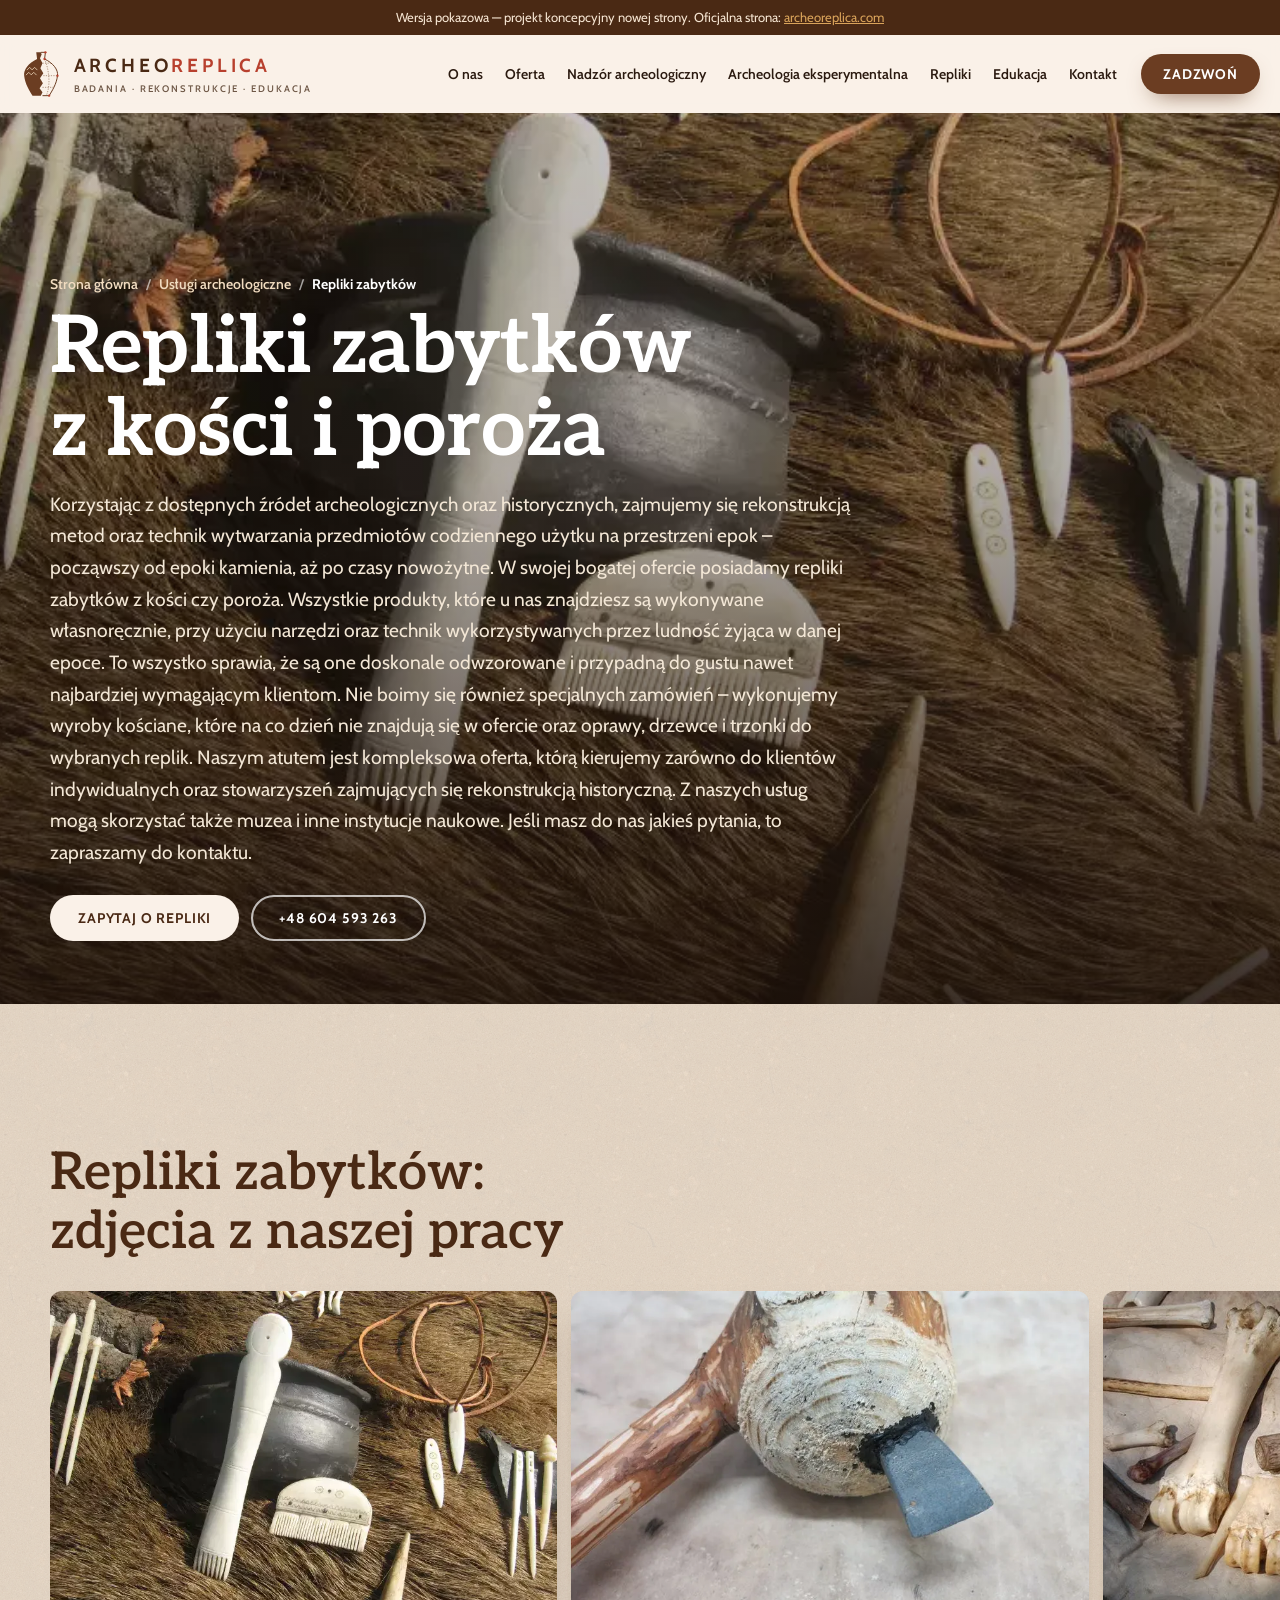
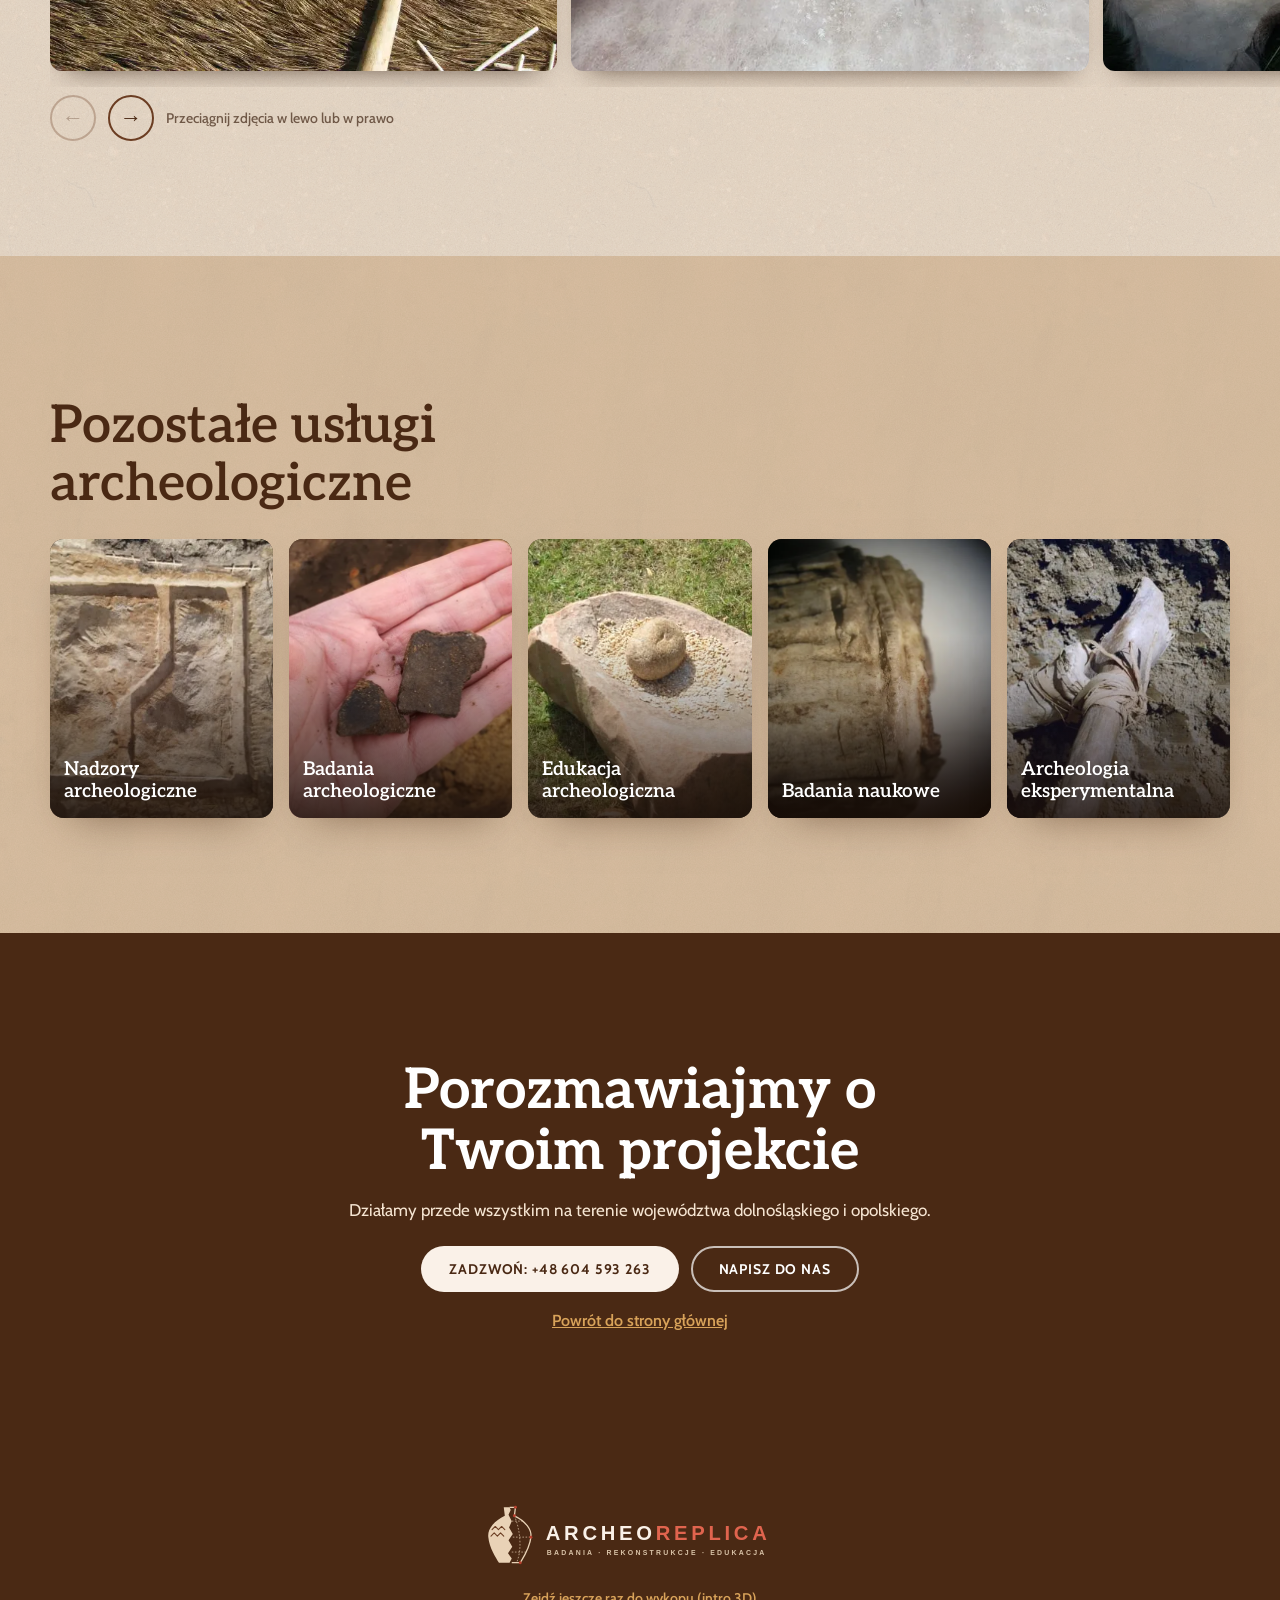
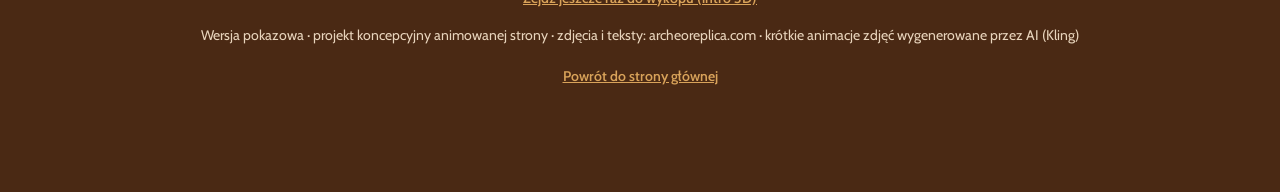
<file: demo/uslugi/repliki-zabytkow.html>
<!doctype html>
<html lang="pl">
<head>
<meta charset="utf-8">
<meta name="viewport" content="width=device-width, initial-scale=1">
<meta name="robots" content="noindex, nofollow">
<title>Repliki zabytków archeologicznych z kości i poroża | Archeoreplica</title>
<meta name="description" content="Korzystając z dostępnych źródeł archeologicznych oraz historycznych, zajmujemy się rekonstrukcją metod oraz technik wytwarzania przedmiotów codziennego…">
<link rel="preconnect" href="https://fonts.googleapis.com">
<link rel="preconnect" href="https://fonts.gstatic.com" crossorigin>
<link href="https://fonts.googleapis.com/css2?family=Aleo:wght@400;600;700&family=Cabin:wght@400;500;600;700&display=swap" rel="stylesheet">
<link rel="stylesheet" href="../assets/archeo.css?v=9">
<link rel="stylesheet" href="../assets/podstrona.css?v=1">
<link rel="icon" href="../media/logo/favicon.svg" type="image/svg+xml">
</head>
<body class="sub">
<div class="demo-bar" role="note">Wersja pokazowa — projekt koncepcyjny nowej strony. Oficjalna strona: <a href="https://www.archeoreplica.com" target="_blank" rel="noopener">archeoreplica.com</a></div>
<header class="top">
  <a class="logo top__logo" href="../index.html" aria-label="Archeoreplica — strona główna">
    <svg class="lm" viewBox="0 0 100 120" aria-hidden="true"><path class="lm-sherd" d="M50 8H39L41 24C20 34 8 50 10 64C12 84 24 102 30 112H50L54 104L47 94L55 82L48 70L56 58L49 46L54 34L48 22L52 13Z"/><path class="lm-orn" d="M17 50L23 44L29 50L35 44L41 50M15 62L21 56L27 62L33 56L39 62"/><path class="lm-wire" d="M50 8H61L59 24C80 34 92 50 90 64C88 84 76 102 70 112H54"/><path class="lm-grid" d="M54 34H74M56 64H89M54 92H80M59 24C70 50 74 88 63 112"/><g class="lm-nodes"><circle cx="61" cy="8" r="2.8"/><circle cx="59" cy="24" r="2.8"/><circle cx="90" cy="64" r="2.8"/><circle cx="70" cy="112" r="2.8"/></g></svg>
    <span class="logo__txt"><span class="logo__name">ARCHEO<i>REPLICA</i></span><span class="logo__tag">badania · rekonstrukcje · edukacja</span></span>
  </a>
  <nav class="top__nav" aria-label="Główne">
    <a href="../index.html#o-nas">O nas</a>
    <a href="../index.html#oferta">Oferta</a>
    <a href="../index.html#inwestor">Nadzór archeologiczny</a>
    <a href="../index.html#eksperyment">Archeologia eksperymentalna</a>
    <a href="../index.html#repliki">Repliki</a>
    <a href="../index.html#edukacja">Edukacja</a>
    <a href="../index.html#kontakt">Kontakt</a>
  </nav>
  <a class="btn btn--dark top__call" href="tel:+48604593263">Zadzwoń</a>
  <button class="top__burger" aria-label="Menu" aria-expanded="false"><span></span><span></span><span></span></button>
  <div class="top__progress" aria-hidden="true"></div>
</header>
<main>
<section class="sub-hero">
  <img class="sub-hero__img" src="../media/img/repliki.webp" alt="Repliki narzędzi z kości i poroża na futrze">
  <video class="sub-hero__video" muted loop playsinline preload="none" data-vsrc="../media/video/repliki.mp4" aria-hidden="true"></video>
  <div class="sub-hero__shade"></div>
  <div class="wrap sub-hero__in">
    <nav class="crumbs" aria-label="Ścieżka"><a href="../index.html">Strona główna</a><span aria-hidden="true">/</span><a href="../index.html#oferta">Usługi archeologiczne</a><span aria-hidden="true">/</span><b>Repliki zabytków</b></nav>
    <h1>Repliki zabytków z kości i poroża</h1>
    <p class="sub-hero__lead">Korzystając z dostępnych źródeł archeologicznych oraz historycznych, zajmujemy się rekonstrukcją metod oraz technik wytwarzania przedmiotów codziennego użytku na przestrzeni epok – począwszy od epoki kamienia, aż po czasy nowożytne. W swojej bogatej ofercie posiadamy repliki zabytków z kości czy poroża. Wszystkie produkty, które u nas znajdziesz są wykonywane własnoręcznie, przy użyciu narzędzi oraz technik wykorzystywanych przez ludność żyjąca w danej epoce. To wszystko sprawia, że są one doskonale odwzorowane i przypadną do gustu nawet najbardziej wymagającym klientom. Nie boimy się również specjalnych zamówień – wykonujemy wyroby kościane, które na co dzień nie znajdują się w ofercie oraz oprawy, drzewce i trzonki do wybranych replik. Naszym atutem jest kompleksowa oferta, którą kierujemy zarówno do klientów indywidualnych oraz stowarzyszeń zajmujących się rekonstrukcją historyczną. Z naszych usług mogą skorzystać także muzea i inne instytucje naukowe. Jeśli masz do nas jakieś pytania, to zapraszamy do kontaktu.</p>
    <div class="hero__cta"><a class="btn btn--light" href="../index.html#kontakt">Zapytaj o repliki</a><a class="btn btn--ghost" href="tel:+48604593263">+48 604 593 263</a></div>
  </div>
</section>

<section class="layer layer--bone">
  <div class="wrap">
    <h2 class="h2">Repliki zabytków: zdjęcia z naszej pracy</h2>
    <div class="mosaic" data-car><figure><img src="../media/img/repliki.webp" alt="Repliki zabytków, zdjęcie z realizacji Archeoreplica" loading="lazy"></figure><figure><img src="../media/img/g35-40.webp" alt="Repliki zabytków, zdjęcie z realizacji Archeoreplica" loading="lazy"></figure><figure><img src="../media/img/g35-41.webp" alt="Repliki zabytków, zdjęcie z realizacji Archeoreplica" loading="lazy"></figure><figure><img src="../media/img/g35-42.webp" alt="Repliki zabytków, zdjęcie z realizacji Archeoreplica" loading="lazy"></figure><figure><img src="../media/img/g35-43.webp" alt="Repliki zabytków, zdjęcie z realizacji Archeoreplica" loading="lazy"></figure><figure><img src="../media/img/g35-44.webp" alt="Repliki zabytków, zdjęcie z realizacji Archeoreplica" loading="lazy"></figure><figure><img src="../media/img/g35-45.webp" alt="Repliki zabytków, zdjęcie z realizacji Archeoreplica" loading="lazy"></figure><figure><img src="../media/img/g35-46.webp" alt="Repliki zabytków, zdjęcie z realizacji Archeoreplica" loading="lazy"></figure><figure><img src="../media/img/g35-47.webp" alt="Repliki zabytków, zdjęcie z realizacji Archeoreplica" loading="lazy"></figure></div>
  </div>
</section>
<section class="layer layer--clay">
  <div class="wrap">
    <h2 class="h2">Pozostałe usługi archeologiczne</h2>
    <div class="sub-others"><a class="sub-other" href="nadzory-archeologiczne.html"><img src="../media/img/k-nadzory.webp" alt="" loading="lazy"><span>Nadzory archeologiczne</span></a><a class="sub-other" href="badania-archeologiczne.html"><img src="../media/img/k-badania.webp" alt="" loading="lazy"><span>Badania archeologiczne</span></a><a class="sub-other" href="edukacja-archeologiczna.html"><img src="../media/img/k-edukacja.webp" alt="" loading="lazy"><span>Edukacja archeologiczna</span></a><a class="sub-other" href="badania-naukowe.html"><img src="../media/img/k-naukowe.webp" alt="" loading="lazy"><span>Badania naukowe</span></a><a class="sub-other" href="archeologia-eksperymentalna.html"><img src="../media/img/k-ae.webp" alt="" loading="lazy"><span>Archeologia eksperymentalna</span></a></div>
  </div>
</section>
<section class="sub-cta">
  <div class="wrap">
    <h2>Porozmawiajmy o Twoim projekcie</h2>
    <p>Działamy przede wszystkim na terenie województwa dolnośląskiego i opolskiego.</p>
    <div class="hero__cta"><a class="btn btn--light" href="tel:+48604593263">Zadzwoń: +48 604 593 263</a><a class="btn btn--ghost" href="../index.html#kontakt">Napisz do nas</a></div>
    <p><a class="sub-back" href="../index.html">Powrót do strony głównej</a></p>
  </div>
</section>
</main>
<footer class="foot">
  <img src="../media/logo/logo-poziome-ciemne-tlo.svg" alt="Archeoreplica" class="foot__logo">
  <p><a class="foot__intro" href="../../demo-3d/index.html">Zejdź jeszcze raz do wykopu (intro 3D)</a></p>
  <p>Wersja pokazowa · projekt koncepcyjny animowanej strony · zdjęcia i teksty: archeoreplica.com · krótkie animacje zdjęć wygenerowane przez AI (Kling)</p>
  <p><a class="foot__intro" href="../index.html">Powrót do strony głównej</a></p>
</footer>
<script src="../assets/podstrona.js?v=1" defer></script>
</body>
</html>
</file>
<file: demo/assets/archeo.css>
/* Archeoreplica — wersja pokazowa · motyw „Zejdź w głąb” */
:root{
  --paper:#faf1e8; --paper2:#f6e5d2; --brown:#6b3d22; --brown2:#4a2914; --ink:#2b1a10; --muted:#6f5847;
  --sand:#efe0c8; --clay:#e9d2b6; --loam:#dcc0a0; --iron:#3a2618; --bone:#f3e9dc; --meadow:#ece3cf; --gravel:#d9cbb6;
  --gold:#d9a35a; --red:#b8402e;
  --r:14px; --shadow:0 18px 40px -22px rgba(60,30,10,.55);
  --fd:'Aleo', Georgia, 'Times New Roman', serif; --fb:'Cabin', 'Segoe UI', Arial, sans-serif;
}
*{box-sizing:border-box}
html{scroll-behavior:smooth;-webkit-text-size-adjust:100%}
body{margin:0;background:var(--paper);color:var(--ink);font:17px/1.65 var(--fb);overflow-x:hidden}
img,video{display:block;max-width:100%}
a{color:var(--brown)}
.wrap{width:min(1180px,100% - 32px);margin:0 auto;position:relative;z-index:2}
.kicker{font:600 13px/1.2 var(--fb);letter-spacing:.18em;text-transform:uppercase;color:var(--brown);margin:0 0 14px}
.h2{font:600 clamp(30px,4.2vw,52px)/1.12 var(--fd);color:var(--brown2);margin:0 0 22px;max-width:18ch}
.lead{font-size:19px;max-width:62ch;color:var(--muted)}
.btn{display:inline-flex;align-items:center;justify-content:center;gap:8px;padding:14px 26px;border-radius:999px;font:700 14px/1 var(--fb);letter-spacing:.06em;text-transform:uppercase;text-decoration:none;border:2px solid transparent;background:transparent;cursor:pointer;transition:transform .25s,background .25s,color .25s,box-shadow .25s}
.btn:hover{transform:translateY(-2px)}
.btn--dark{background:var(--brown);color:#fff;box-shadow:0 10px 24px -12px var(--brown)}
.btn--dark:hover{background:var(--brown2)}
.btn--light{background:var(--paper);color:var(--brown2)}
.btn--ghost{border-color:rgba(255,255,255,.7);color:#fff}
.btn--ghost:hover{background:rgba(255,255,255,.12)}

/* pasek „wersja pokazowa” */
.demo-bar{position:relative;z-index:60;background:var(--brown2);color:#f6e5d2;font-size:13px;text-align:center;padding:7px 16px}
.demo-bar a{color:var(--gold)}

/* ═ nagłówek ═ */
.top{position:sticky;top:0;z-index:50;display:flex;align-items:center;gap:24px;padding:14px max(16px,calc((100% - 1240px)/2));background:rgba(250,241,232,.86);backdrop-filter:blur(10px);-webkit-backdrop-filter:blur(10px);transition:padding .3s,box-shadow .3s}
.top.is-small{padding-top:8px;padding-bottom:8px;box-shadow:0 8px 24px -18px rgba(60,30,10,.6)}
.top__logo img{height:56px;width:auto;transition:height .3s;mix-blend-mode:multiply}
.top.is-small .top__logo img{height:44px}
@media (max-width:560px){.top__logo img{height:40px}.top.is-small .top__logo img{height:34px}}
.top__nav{display:flex;gap:22px;margin-left:auto}
.top__nav a{font:600 14px var(--fb);text-decoration:none;color:var(--ink);position:relative;padding:4px 0}
.top__nav a::after{content:"";position:absolute;left:0;right:0;bottom:-2px;height:2px;background:var(--brown);transform:scaleX(0);transform-origin:left;transition:transform .3s}
.top__nav a:hover::after,.top__nav a.is-on::after{transform:scaleX(1)}
.top__call{padding:11px 20px}
.top__burger{display:none;margin-left:auto;background:none;border:0;padding:8px;cursor:pointer}
.top__burger span{display:block;width:24px;height:2px;background:var(--brown2);margin:5px 0;transition:transform .3s,opacity .3s}
.top__progress{position:absolute;left:0;bottom:0;height:3px;width:100%;background:repeating-linear-gradient(90deg,var(--red) 0 24px,#fff 24px 48px);transform-origin:left;transform:scaleX(0)}

/* ═ miernik głębokości ═ */
.depth{position:fixed;left:18px;top:50%;transform:translateY(-50%);z-index:40;display:flex;flex-direction:column;align-items:center;gap:10px;pointer-events:none;opacity:0;transition:opacity .5s}
.depth.on{opacity:1}
.depth__rod{width:12px;height:42vh;border-radius:2px;background:repeating-linear-gradient(180deg,#fff 0 14px,var(--red) 14px 28px);box-shadow:0 0 0 1px rgba(0,0,0,.15),0 6px 18px -8px rgba(0,0,0,.5);position:relative;overflow:hidden}
.depth__fill{position:absolute;left:0;right:0;top:0;height:0;background:rgba(43,26,16,.78)}
.depth__read{font:700 18px/1 var(--fd);color:var(--brown2);background:var(--paper);padding:6px 8px;border-radius:6px;box-shadow:var(--shadow);text-align:center;min-width:52px}
.depth__read small{font:600 11px var(--fb);margin-left:2px}
.depth__era{writing-mode:vertical-rl;transform:rotate(180deg);font:600 12px var(--fb);letter-spacing:.14em;text-transform:uppercase;color:var(--brown);background:var(--paper);padding:10px 5px;border-radius:6px;box-shadow:var(--shadow);transition:opacity .3s}
.depth__era.swap{opacity:0}

/* ═ pył i pędzel ═ */
.dust{position:fixed;inset:0;width:100%;height:100%;pointer-events:none;z-index:30;mix-blend-mode:multiply;opacity:.9}
.brush{position:fixed;left:0;top:0;width:34px;height:34px;z-index:90;pointer-events:none;opacity:0;transition:opacity .2s;
  background:url("data:image/svg+xml,%3Csvg xmlns='http://www.w3.org/2000/svg' viewBox='0 0 64 64'%3E%3Cg transform='rotate(-40 32 32)'%3E%3Crect x='28' y='2' width='8' height='30' rx='4' fill='%236b3d22'/%3E%3Crect x='26' y='30' width='12' height='7' rx='1.5' fill='%23b9a27c'/%3E%3Cpath d='M25 37h14l2 22c-6 4-12 4-18 0z' fill='%23e6c79a' stroke='%23a07a46' stroke-width='1.2'/%3E%3Cpath d='M28 40v17M32 40v19M36 40v17' stroke='%23a07a46' stroke-width='.8'/%3E%3C/g%3E%3C/svg%3E") center/contain no-repeat;
  transform:translate(-100px,-100px)}
.has-brush .brush{opacity:1}
.has-brush, .has-brush a, .has-brush button{cursor:none}
.puff{position:fixed;z-index:89;pointer-events:none;width:6px;height:6px;border-radius:50%;background:#c9a774;animation:puff .9s ease-out forwards}
@keyframes puff{to{transform:translate(var(--dx),var(--dy)) scale(.2);opacity:0}}

/* ═ HERO ═ */
.hero{position:relative;min-height:calc(100svh - 70px);display:flex;align-items:flex-end;overflow:hidden;color:#fff;background:#3a2618}
.hero__media,.hero__media img,.hero__media video{position:absolute;inset:0;width:100%;height:100%;object-fit:cover}
.hero__poster{transform:scale(1.08);animation:kb 22s ease-in-out infinite alternate}
@keyframes kb{to{transform:scale(1.18) translate(-1.5%,-1%)}}
.hero__video{opacity:0;transition:opacity 1.2s}
.hero__video.on{opacity:1}
.hero__soil{position:absolute;inset:0;width:100%;height:100%;z-index:1;touch-action:pan-y}
.hero__shade{position:absolute;inset:0;z-index:2;pointer-events:none;background:linear-gradient(180deg,rgba(30,16,8,.15) 0%,rgba(30,16,8,.1) 40%,rgba(30,16,8,.82) 100%)}
.hero__content{position:relative;z-index:3;width:min(1180px,100% - 32px);margin:0 auto;padding:0 0 clamp(70px,12vh,130px);pointer-events:none}
.hero__content a{pointer-events:auto}
.hero .kicker{color:#f0d2a8}
.hero__title{font:700 clamp(40px,7vw,92px)/1.02 var(--fd);margin:0 0 22px;max-width:14ch;text-shadow:0 4px 30px rgba(0,0,0,.4)}
.hero__lead{font-size:clamp(17px,1.6vw,21px);max-width:56ch;margin:0 0 30px;color:#f6e5d2}
.hero__cta{display:flex;flex-wrap:wrap;gap:12px}
.hero__hint{position:absolute;z-index:3;right:max(16px,calc((100% - 1180px)/2));top:28px;margin:0;font:600 13px var(--fb);background:rgba(250,241,232,.92);color:var(--brown2);padding:9px 14px;border-radius:999px;display:flex;align-items:center;gap:8px;transition:opacity .6s;pointer-events:none}
.hero__hint-ico{width:16px;height:16px;border-radius:50%;background:var(--brown);animation:ping 1.6s infinite}
@keyframes ping{50%{transform:scale(.6);opacity:.5}}
.hero.cleared .hero__hint{opacity:0}
.hero__down{position:absolute;z-index:3;left:50%;bottom:22px;width:26px;height:42px;margin-left:-13px;border:2px solid rgba(255,255,255,.75);border-radius:14px}
.hero__down span{position:absolute;left:50%;top:8px;width:4px;height:8px;margin-left:-2px;border-radius:2px;background:#fff;animation:wheel 1.8s infinite}
@keyframes wheel{70%{transform:translateY(14px);opacity:0}100%{opacity:0}}

/* ═ warstwy (sekcje) ═ */
.layer{position:relative;padding:clamp(80px,11vw,150px) 0 clamp(70px,9vw,120px)}
.layer::before{content:"";position:absolute;inset:0;opacity:.55;pointer-events:none;background-image:url("data:image/svg+xml,%3Csvg xmlns='http://www.w3.org/2000/svg' width='220' height='220'%3E%3Cfilter id='n'%3E%3CfeTurbulence type='fractalNoise' baseFrequency='.85' numOctaves='3' stitchTiles='stitch'/%3E%3CfeColorMatrix values='0 0 0 0 .35 0 0 0 0 .22 0 0 0 0 .12 0 0 0 .22 0'/%3E%3C/filter%3E%3Crect width='100%25' height='100%25' filter='url(%23n)'/%3E%3C/svg%3E")}
.layer--sand{background:var(--sand)}
.layer--clay{background:var(--clay)}
.layer--loam{background:var(--loam)}
.layer--iron{background:var(--iron);color:#f3e2cc}
.layer--iron .h2{color:#f6e5d2}.layer--iron .kicker{color:var(--gold)}
.layer--bone{background:var(--bone)}
.layer--meadow{background:var(--meadow)}
.layer--gravel{background:var(--gravel)}
.stratum{position:absolute;left:0;top:-1px;width:100%;height:70px;z-index:1}
.layer--sand .stratum path{fill:#3a2618}
.layer--clay .stratum path{fill:var(--sand)}
.layer--loam .stratum path{fill:var(--clay)}
.layer--bone .stratum path{fill:var(--iron)}
.layer--meadow .stratum path{fill:var(--bone)}
.stratum path{transform-origin:center top;transform:scaleY(0);transition:transform 1.2s cubic-bezier(.2,.8,.2,1)}
.stratum.in path{transform:scaleY(1)}

/* ═ odsłanianie ═ */
.reveal{opacity:0;transform:translateY(26px);transition:opacity .9s ease,transform .9s cubic-bezier(.2,.8,.2,1)}
.reveal.in{opacity:1;transform:none}
.split .w{display:inline-block;opacity:0;transform:translateY(.5em) rotate(2deg);transition:opacity .7s,transform .8s cubic-bezier(.2,.8,.2,1);transition-delay:calc(var(--i)*55ms)}
.split.in .w{opacity:1;transform:none}
.dig{position:relative}
.dig::after{content:"";position:absolute;inset:0;z-index:3;pointer-events:none;border-radius:inherit;
  background:#c9ad85 url("data:image/svg+xml,%3Csvg xmlns='http://www.w3.org/2000/svg' width='160' height='160'%3E%3Cfilter id='n'%3E%3CfeTurbulence type='fractalNoise' baseFrequency='1.1' numOctaves='2'/%3E%3CfeColorMatrix values='0 0 0 0 .45 0 0 0 0 .33 0 0 0 0 .2 0 0 0 .5 0'/%3E%3C/filter%3E%3Crect width='100%25' height='100%25' filter='url(%23n)'/%3E%3C/svg%3E");
  -webkit-mask:linear-gradient(100deg,#000 0 40%,transparent 60%) 0 0/250% 100% no-repeat;mask:linear-gradient(100deg,#000 0 40%,transparent 60%) 0 0/250% 100% no-repeat;
  -webkit-mask-position:0 0;mask-position:0 0;transition:-webkit-mask-position 1.5s cubic-bezier(.6,.1,.2,1),mask-position 1.5s cubic-bezier(.6,.1,.2,1)}
.dig.in::after{-webkit-mask-position:100% 0;mask-position:100% 0}

/* ═ O nas ═ */
.about{display:grid;grid-template-columns:1.05fr .95fr;gap:clamp(30px,5vw,70px);align-items:center}
.about__media{margin:0;border-radius:var(--r);overflow:hidden;box-shadow:var(--shadow);aspect-ratio:960/832;background:#5a4030}
.about__media img,.about__media video,.ae__media img,.ae__media video{position:absolute;inset:0;width:100%;height:100%;object-fit:cover}
.about__media video,.ae__media video{z-index:1;opacity:0;transition:opacity 1s}
.about__media video.on,.ae__media video.on{opacity:1}
.about__media figcaption,.ae__media figcaption{position:absolute;z-index:2;left:14px;bottom:14px;font:600 13px var(--fb);background:rgba(250,241,232,.92);color:var(--brown2);padding:7px 12px;border-radius:999px}
.stats{list-style:none;padding:0;margin:34px 0 0;display:grid;grid-template-columns:repeat(2,1fr);gap:14px}
.stats li{background:rgba(255,255,255,.55);border:1px solid rgba(107,61,34,.15);border-radius:var(--r);padding:16px 18px}
.stats b{display:block;font:700 34px/1 var(--fd);color:var(--brown)}
.stats span{font-size:14px;color:var(--muted)}

/* ═ karty oferty ═ */
.cards{display:grid;grid-template-columns:repeat(3,1fr);gap:22px;margin-top:40px}
.card{background:var(--paper);border-radius:var(--r);overflow:hidden;box-shadow:var(--shadow);cursor:pointer;transition:transform .4s cubic-bezier(.2,.8,.2,1),box-shadow .4s;transform-style:preserve-3d;will-change:transform}
.card:hover{box-shadow:0 30px 50px -24px rgba(60,30,10,.7)}
.card__media{position:relative;aspect-ratio:420/330;overflow:hidden;background:#7a5a40}
.card__media img,.card__media video{position:absolute;inset:0;width:100%;height:100%;object-fit:cover;transition:transform 1.2s cubic-bezier(.2,.8,.2,1),opacity .6s}
.card__media video{opacity:0}
.card.playing .card__media video{opacity:1}
.card:hover .card__media img{transform:scale(1.07)}
.card__body{padding:22px 22px 24px}
.card h3{font:600 23px/1.2 var(--fd);color:var(--brown2);margin:0 0 10px}
.card p{margin:0 0 16px;font-size:15.5px;color:var(--muted)}
.card__more{font:700 13px var(--fb);letter-spacing:.08em;text-transform:uppercase;color:var(--brown);display:inline-flex;gap:8px;align-items:center}
.card__more::after{content:"→";transition:transform .3s}
.card:hover .card__more::after{transform:translateX(6px)}
.loupe{position:absolute;width:150px;height:150px;border-radius:50%;pointer-events:none;border:4px solid #f6e5d2;box-shadow:0 10px 30px rgba(0,0,0,.45),inset 0 0 20px rgba(0,0,0,.35);opacity:0;transition:opacity .25s;background-repeat:no-repeat;z-index:2;transform:translate(-50%,-50%)}
.card--loupe:hover .loupe{opacity:1}

/* ═ kroki ═ */
.steps{list-style:none;padding:0;margin:46px 0 60px;display:grid;grid-template-columns:repeat(4,1fr);gap:22px;position:relative}
.steps__line{position:absolute;left:0;top:-6px;width:100%;height:90px;pointer-events:none;z-index:0}
.steps__line path{fill:none;stroke:var(--brown);stroke-width:2.5;stroke-dasharray:6 8;opacity:.5}
.steps li{position:relative;z-index:1;background:var(--paper);border-radius:var(--r);padding:24px 20px;box-shadow:var(--shadow)}
.steps__n{display:grid;place-items:center;width:48px;height:48px;border-radius:50%;background:var(--brown);color:#fff;font:700 21px var(--fd);margin-bottom:12px;box-shadow:0 0 0 6px rgba(107,61,34,.15)}
.steps h3{font:600 21px var(--fd);margin:0 0 6px;color:var(--brown2)}
.steps p{margin:0;font-size:15px;color:var(--muted)}
.steps li:nth-child(3){transition-delay:.12s}.steps li:nth-child(4){transition-delay:.24s}.steps li:nth-child(5){transition-delay:.36s}

/* ═ kreator ═ */
.quiz{background:var(--brown2);color:#f6e5d2;border-radius:22px;padding:clamp(24px,4vw,46px);box-shadow:0 30px 60px -30px rgba(40,20,8,.9);position:relative;overflow:hidden}
.quiz::before{content:"";position:absolute;right:-60px;top:-60px;width:260px;height:260px;border-radius:50%;background:radial-gradient(circle,rgba(217,163,90,.35),transparent 70%)}
.quiz .kicker{color:var(--gold)}
.quiz h3{font:600 clamp(24px,3vw,34px)/1.2 var(--fd);margin:0 0 18px;color:#fff;max-width:24ch}
.quiz__bar{height:6px;border-radius:3px;background:rgba(255,255,255,.15);overflow:hidden;margin-bottom:26px}
.quiz__bar span{display:block;height:100%;width:0;background:var(--gold);transition:width .5s}
.quiz__q{font:600 19px var(--fb);margin:0 0 14px}
.quiz__opts{display:grid;grid-template-columns:repeat(auto-fit,minmax(220px,1fr));gap:12px}
.quiz__opt{background:rgba(255,255,255,.07);color:#fff;border:1px solid rgba(255,255,255,.2);border-radius:12px;padding:16px 18px;text-align:left;font:500 16px var(--fb);cursor:pointer;transition:background .25s,border-color .25s,transform .25s}
.quiz__opt:hover{background:rgba(217,163,90,.18);border-color:var(--gold);transform:translateY(-2px)}
.quiz__res{display:grid;gap:12px;animation:rise .6s cubic-bezier(.2,.8,.2,1)}
.quiz__res strong{font:700 26px/1.2 var(--fd);color:var(--gold)}
.quiz__res p{margin:0;max-width:62ch}
.quiz__res small{opacity:.7}
.quiz__res .row{display:flex;flex-wrap:wrap;gap:10px;margin-top:8px}
@keyframes rise{from{opacity:0;transform:translateY(16px)}}
.quiz__fade{animation:rise .45s cubic-bezier(.2,.8,.2,1)}

/* ═ pasmo z namiotem ═ */
.band{position:relative;min-height:82vh;display:grid;place-items:center;overflow:hidden;color:#fff;text-align:center;background:#2a1a10}
.band__media,.band__media img,.band__media video{position:absolute;inset:-6% 0;width:100%;height:112%;object-fit:cover}
.band__media{will-change:transform}
.band__media video{opacity:0;transition:opacity 1.2s}
.band__media video.on{opacity:1}
.band::after{content:"";position:absolute;inset:0;background:radial-gradient(ellipse at 50% 60%,rgba(40,20,8,.25),rgba(30,14,6,.75));pointer-events:none}
.band__embers{position:absolute;inset:0;width:100%;height:100%;z-index:1;pointer-events:none}
.band__text{position:relative;z-index:2;padding:0 16px}
.band h2{font:700 clamp(32px,5.5vw,70px)/1.08 var(--fd);margin:0 0 14px;text-shadow:0 6px 40px rgba(0,0,0,.6)}
.band p{font-size:19px;color:#f6e5d2;margin:0}

/* ═ archeologia eksperymentalna ═ */
.ae{display:grid;grid-template-columns:.95fr 1.05fr;gap:clamp(30px,5vw,70px);align-items:center}
.ae__media{margin:0;border-radius:var(--r);overflow:hidden;aspect-ratio:800/533;box-shadow:0 30px 50px -24px rgba(0,0,0,.8);background:#2a1a10}
.ae__text p{color:#e7d3bb}
.scope{margin-top:26px}
.scope__label{font:600 13px var(--fb);letter-spacing:.1em;text-transform:uppercase;color:var(--gold)!important;margin:0 0 12px}
.scope__row{display:grid;grid-template-columns:repeat(3,1fr);gap:12px}
.scope__img{position:relative;aspect-ratio:1;border-radius:50%;overflow:hidden;border:3px solid rgba(217,163,90,.6);box-shadow:inset 0 0 30px #000,0 10px 30px -10px #000;touch-action:none}
.scope__img img{width:100%;height:100%;object-fit:cover;transform:scale(1.6);transition:transform .2s ease-out;transform-origin:50% 50%}
.scope__img::after{content:"";position:absolute;inset:0;border-radius:50%;box-shadow:inset 0 0 24px 10px rgba(0,0,0,.75);pointer-events:none}

/* ═ pasek galerii (przewijany) ═ */
.strip{margin-top:60px;overflow:hidden;position:relative;z-index:2;cursor:grab;touch-action:pan-y}
.strip.drag{cursor:grabbing}
.strip__track{display:flex;gap:14px;width:max-content;padding:0 16px;will-change:transform}
.strip__track img{height:clamp(170px,22vw,260px);width:auto;border-radius:10px;box-shadow:0 14px 30px -18px #000;user-select:none;-webkit-user-drag:none;transition:transform .4s,filter .4s;filter:sepia(.25) saturate(.9)}
.strip__track img:hover{transform:translateY(-6px) rotate(-.6deg);filter:none}

/* ═ zgadywanka ═ */
.guess{display:grid;grid-template-columns:1.1fr .9fr;gap:30px;align-items:center;margin-top:36px;background:var(--paper);border-radius:22px;padding:clamp(18px,3vw,30px);box-shadow:var(--shadow)}
.guess__img{position:relative;border-radius:14px;overflow:hidden;aspect-ratio:16/10;background:#d9c7ae}
.guess__img img{width:100%;height:100%;object-fit:cover;transition:filter .8s,transform 1.2s}
.guess__img.blur img{filter:blur(10px) sepia(.4);transform:scale(1.08)}
.guess__img span{position:absolute;left:12px;top:12px;font:700 12px var(--fb);letter-spacing:.12em;text-transform:uppercase;background:var(--brown);color:#fff;padding:6px 10px;border-radius:999px}
.guess h3{font:600 26px var(--fd);margin:0 0 6px;color:var(--brown2)}
.guess__opts{display:grid;gap:10px;margin:16px 0}
.guess__opt{text-align:left;background:#fff;border:2px solid rgba(107,61,34,.18);border-radius:12px;padding:13px 16px;font:600 16px var(--fb);color:var(--ink);cursor:pointer;transition:border-color .25s,background .25s,transform .25s}
.guess__opt:hover{border-color:var(--brown);transform:translateX(4px)}
.guess__opt.ok{background:#e4f0dc;border-color:#5f8a46}
.guess__opt.no{background:#f6dcd4;border-color:var(--red)}
.guess__info{min-height:3.2em;color:var(--muted);margin:0}
.guess__nav{display:flex;align-items:center;gap:14px}
.guess__score{font:600 14px var(--fb);color:var(--brown)}

/* ═ edukacja ═ */
.eras{display:flex;flex-wrap:wrap;gap:10px;margin:26px 0 8px}
.eras button{border:2px solid var(--brown);background:transparent;color:var(--brown);border-radius:999px;padding:10px 18px;font:600 14px var(--fb);cursor:pointer;transition:background .25s,color .25s}
.eras button[aria-selected="true"],.eras button:hover{background:var(--brown);color:#fff}
.eras__out{min-height:3.4em;max-width:70ch;color:var(--muted);margin:8px 0 34px}
.tabs{position:relative;display:flex;gap:6px;border-bottom:2px solid rgba(107,61,34,.18);margin-bottom:18px;overflow-x:auto}
.tabs button{background:none;border:0;padding:14px 18px;font:700 15px var(--fb);color:var(--muted);cursor:pointer;white-space:nowrap}
.tabs button[aria-selected="true"]{color:var(--brown2)}
.tabs__ink{position:absolute;bottom:-2px;height:3px;background:var(--brown);transition:left .4s cubic-bezier(.2,.8,.2,1),width .4s cubic-bezier(.2,.8,.2,1)}
.tabs__desc{max-width:70ch;color:var(--muted);min-height:3em;margin:0 0 22px}
.mosaic{columns:4 220px;column-gap:14px}
.mosaic--dense{columns:5 200px;margin-top:30px}
.mosaic figure{margin:0 0 14px;break-inside:avoid;border-radius:12px;overflow:hidden;position:relative;cursor:zoom-in;box-shadow:0 14px 26px -18px rgba(40,20,8,.8);opacity:0;transform:translateY(20px) scale(.98);transition:opacity .7s,transform .7s cubic-bezier(.2,.8,.2,1)}
.mosaic figure.in{opacity:1;transform:none}
.mosaic img{width:100%;height:auto;transition:transform 1s cubic-bezier(.2,.8,.2,1)}
.mosaic figure:hover img{transform:scale(1.06)}

/* ═ kontakt ═ */
.contact{position:relative;padding:clamp(90px,12vw,160px) 0;overflow:hidden;background:#cbb594}
.contact__bg{position:absolute;inset:0}
.contact__bg img{width:100%;height:100%;object-fit:cover;opacity:.55;animation:drift 30s linear infinite alternate}
@keyframes drift{to{transform:scale(1.12) translate(-2%,1%)}}
.contact__grid{display:grid;grid-template-columns:1fr 1fr;gap:clamp(30px,5vw,70px);align-items:start}
.contact__list{list-style:none;padding:0;margin:26px 0 0;display:grid;gap:12px}
.contact__list li{background:rgba(250,241,232,.85);border-radius:12px;padding:12px 16px;display:flex;flex-direction:column}
.contact__list b{font:700 12px var(--fb);letter-spacing:.12em;text-transform:uppercase;color:var(--brown)}
.contact__list a{font:700 20px var(--fd);text-decoration:none}
.form{background:var(--paper);border-radius:22px;padding:clamp(22px,3vw,34px);box-shadow:0 30px 60px -30px rgba(40,20,8,.8);display:grid;gap:14px}
.form label{display:grid;gap:6px;font:600 14px var(--fb);color:var(--brown2)}
.form input,.form select,.form textarea{font:16px var(--fb);padding:12px 14px;border-radius:10px;border:1.5px solid rgba(107,61,34,.25);background:#fff;color:var(--ink);transition:border-color .25s,box-shadow .25s;width:100%}
.form input:focus,.form select:focus,.form textarea:focus{outline:0;border-color:var(--brown);box-shadow:0 0 0 4px rgba(107,61,34,.15)}
.form__note{margin:0;font-size:14px;color:var(--brown);min-height:1.4em}

.foot{background:var(--brown2);color:#e8d4bc;text-align:center;padding:40px 16px 90px;font-size:14px}
.foot__logo{height:64px;width:auto;margin:0 auto 16px}

/* ═ logo „Rekonstrukcja” ═ */
.lm .lm-sherd{fill:var(--brown)}
.lm .lm-orn{fill:none;stroke:#e9d2b6;stroke-width:2;stroke-linecap:round;stroke-linejoin:round}
.lm .lm-wire{fill:none;stroke:var(--brown);stroke-width:2.4;stroke-linejoin:round}
.lm .lm-grid{fill:none;stroke:var(--brown);stroke-width:1.2;stroke-dasharray:3 3}
.lm .lm-nodes{fill:var(--red)}
.lm .lm-sherd,.lm .lm-nodes circle{transform-box:fill-box;transform-origin:center}
.logo{display:inline-flex;align-items:center;gap:12px;text-decoration:none}
.logo .lm{height:50px;width:auto;flex:none;transition:height .3s}
.logo__txt{display:flex;flex-direction:column;line-height:1}
.logo__name{font:700 19px var(--fb);letter-spacing:.2em;color:var(--brown2)}
.logo__name i,.intro__name i{font-style:normal;color:var(--red)}
.logo__tag{font:600 9.5px var(--fb);letter-spacing:.2em;text-transform:uppercase;color:var(--muted);margin-top:6px;transition:opacity .3s,max-height .3s;max-height:20px}
.top.is-small .logo .lm{height:40px}
.top.is-small .logo__tag{opacity:0;max-height:0;margin-top:0}
.logo:hover .lm-sherd{animation:wobble .6s ease}
@keyframes wobble{30%{transform:translateX(-3px) rotate(-4deg)}70%{transform:translateX(1px) rotate(1deg)}}
@media (max-width:560px){.logo .lm{height:40px}.logo__name{font-size:15px;letter-spacing:.14em}.logo__tag{font-size:8px;letter-spacing:.12em}}

/* składanie się naczynia */
.lm--anim .lm-sherd{animation:sherdIn 1s cubic-bezier(.2,.8,.2,1) both}
.lm--anim .lm-orn{animation:fade .5s .75s both}
.lm--anim .lm-wire{stroke-dasharray:320;stroke-dashoffset:320;animation:draw 1.1s .55s cubic-bezier(.6,.1,.3,1) forwards}
.lm--anim .lm-grid{animation:fade .6s 1.35s both}
.lm--anim .lm-nodes circle{animation:pop .4s cubic-bezier(.3,1.6,.5,1) both}
.lm--anim .lm-nodes circle:nth-child(1){animation-delay:.7s}.lm--anim .lm-nodes circle:nth-child(2){animation-delay:.9s}
.lm--anim .lm-nodes circle:nth-child(3){animation-delay:1.15s}.lm--anim .lm-nodes circle:nth-child(4){animation-delay:1.4s}
@keyframes sherdIn{from{transform:translate(-26px,14px) rotate(-14deg);opacity:0}}
@keyframes draw{to{stroke-dashoffset:0}}
@keyframes fade{from{opacity:0}}
@keyframes pop{from{transform:scale(0)}}

/* intro */
.intro{position:fixed;inset:0;z-index:200;background:var(--paper);display:flex;flex-direction:column;align-items:center;justify-content:center;gap:22px;transition:opacity .7s ease,visibility .7s}
.intro__mark{width:min(150px,34vw);height:auto}
.intro__name{font:700 clamp(20px,4vw,30px) var(--fb);letter-spacing:.3em;color:var(--brown2);padding-left:.3em;animation:fade .8s 1.2s both}
.intro.done{opacity:0;visibility:hidden}
.no-js .intro{display:none}

.sticky-cta{position:fixed;right:18px;bottom:18px;z-index:45;background:var(--brown);color:#fff;text-decoration:none;font:700 14px var(--fb);letter-spacing:.06em;text-transform:uppercase;padding:15px 22px;border-radius:999px;box-shadow:0 14px 30px -12px rgba(60,30,10,.9);transform:translateY(120px);transition:transform .5s cubic-bezier(.2,.8,.2,1),background .3s}
.sticky-cta.on{transform:none}
.sticky-cta:hover{background:var(--brown2)}

/* ═ lightbox ═ */
.lb{position:fixed;inset:0;z-index:100;background:rgba(20,10,4,.92);display:grid;place-items:center;padding:16px}
.lb[hidden]{display:none}
.lb img{max-width:min(1100px,100%);max-height:86vh;border-radius:10px;box-shadow:0 30px 80px #000;animation:rise .4s}
.lb button{position:absolute;background:rgba(250,241,232,.12);color:#fff;border:0;width:52px;height:52px;border-radius:50%;font-size:30px;cursor:pointer}
.lb__x{top:16px;right:16px}.lb__p{left:16px;top:50%;margin-top:-26px}.lb__n{right:16px;top:50%;margin-top:-26px}

/* ═ responsywność ═ */
@media (max-width:1100px){
  .top__nav{display:none;position:absolute;left:0;right:0;top:100%;flex-direction:column;gap:0;background:var(--paper);padding:8px 16px 18px;box-shadow:0 20px 30px -20px rgba(0,0,0,.4)}
  .top__nav.open{display:flex}
  .top__nav a{padding:12px 0;border-bottom:1px solid rgba(107,61,34,.12)}
  .top__burger{display:block}
  .top__call{margin-left:0}
  .cards{grid-template-columns:repeat(2,1fr)}
}
@media (max-width:820px){
  body{font-size:16px}
  .depth{left:6px}
  .depth__rod{width:8px;height:30vh}
  .depth__read{font-size:14px;min-width:42px;padding:4px 5px}
  .depth__era{display:none}
  .wrap{width:min(1180px,100% - 32px - 24px);margin-left:calc(16px + 24px)}
  .about,.ae,.contact__grid,.guess{grid-template-columns:1fr}
  .steps{grid-template-columns:1fr 1fr}
  .steps__line{display:none}
  .stats{grid-template-columns:1fr 1fr}
  .stats b{font-size:28px}
  .hero__hint{display:none}
  .top__call{display:none}
}
@media (max-width:560px){
  .cards{grid-template-columns:1fr}
  .steps{grid-template-columns:1fr}
  .mosaic{columns:2 140px}
  .mosaic--dense{columns:2 140px}
  .scope__row{gap:8px}
  .sticky-cta{left:16px;right:16px;text-align:center}
}
@media (prefers-reduced-motion:reduce){
  *,*::before,*::after{animation:none!important;transition:none!important}
  .reveal,.split .w,.mosaic figure{opacity:1!important;transform:none!important}
  .dig::after{display:none}
  .stratum path{transform:none}
  .dust,.band__embers,.hero__soil{display:none}
}
.no-js .reveal,.no-js .split .w,.no-js .mosaic figure{opacity:1;transform:none}
.no-js .dig::after,.no-js .hero__soil{display:none}
@media (prefers-reduced-motion:reduce){.lm--anim .lm-wire{stroke-dashoffset:0}.intro{display:none}}


/* ═══════ Zgranie z intrem 3D (25.11.2026) ═══════ */
/* lądowanie z intra: bez drugiego ekranu startowego, rozjaśnienie z koloru papieru */
html{background:var(--paper)}
html.z-intra{scroll-behavior:auto}
html.z-intra body{animation:land 1s ease both}
@keyframes land{from{opacity:0}to{opacity:1}}

/* miernik głębokości taki sam jak w intrze: duża liczba przy biało-czerwonej miarce */
.depth{left:clamp(14px,2.4vw,34px);top:auto;bottom:clamp(18px,4vh,40px);transform:none;flex-direction:column;align-items:flex-start;gap:2px;padding-left:14px;border-left:10px solid transparent;border-image:repeating-linear-gradient(180deg,#fff 0 9px,var(--red) 9px 18px) 1}
.depth__rod{display:none}
.depth__read{background:none;box-shadow:none;padding:0;min-width:0;text-align:left;font:700 clamp(30px,3.6vw,46px)/1 var(--fd);color:var(--brown2);text-shadow:0 0 14px var(--paper),0 0 4px var(--paper)}
.depth__read small{font-size:.5em;margin-left:4px}
.depth__era{writing-mode:horizontal-tb;transform:none;background:none;box-shadow:none;padding:0;letter-spacing:0;text-transform:none;font:600 15px/1.2 var(--fb);color:var(--brown2);text-shadow:0 0 12px var(--paper),0 0 4px var(--paper)}

/* te same fotograficzne tekstury ziemi co w wykopie, mocno przygaszone */
.layer::after{content:"";position:absolute;inset:0;z-index:0;pointer-events:none;background:url("../../demo-3d/assets/tex/excavated_soil_wall_diffuse.jpg") 0 0/560px;opacity:.14;mix-blend-mode:multiply}
.layer--sand::after,.layer--bone::after,.layer--meadow::after{background-image:url("../../demo-3d/assets/tex/gravelly_sand_diffuse.jpg");opacity:.13}
.layer--loam::after{background-image:url("../../demo-3d/assets/tex/castle_brick_broken_06_diffuse.jpg");opacity:.06}
.layer--iron::after{mix-blend-mode:soft-light;opacity:.3}
.layer>.wrap,.layer>.strip,.layer>.band{position:relative;z-index:2}

.foot__intro{color:var(--gold);font-weight:600}

/* przekrój wykopu 3D w sekcji „Dla inwestora” */
.strata3d{position:relative;height:clamp(240px,34vw,400px);margin:34px 0 -8px}
.strata3d canvas{width:100%;height:100%;display:block}
.strata3d.no-3d{display:none}
.strata3d__tag{position:absolute;left:0;top:0;margin:-14px 0 0 12px;padding:6px 12px;border-radius:3px;background:var(--paper);color:var(--brown2);font:700 14px/1 var(--fd);white-space:nowrap;box-shadow:var(--shadow);opacity:.35;transition:opacity .4s,background .4s,color .4s;pointer-events:none}
.strata3d__tag.is-on{opacity:1;background:var(--brown);color:#fff}
.steps li{transition:box-shadow .4s,transform .4s}
.steps li.is-step{box-shadow:0 0 0 2px var(--red),var(--shadow)}

/* replika 3D w sekcji „Repliki” */
.replika3d{display:grid;grid-template-columns:minmax(0,1.15fr) minmax(0,1fr);gap:clamp(20px,4vw,56px);align-items:center;margin:40px 0 56px}
.replika3d__stage{position:relative;height:clamp(280px,36vw,460px);border-radius:var(--r);background:radial-gradient(ellipse at 50% 60%,#fff8ec 0%,#ecdcc4 62%,#d8c3a3 100%);box-shadow:var(--shadow);overflow:hidden}
.replika3d__stage canvas{width:100%;height:100%;display:block;cursor:grab;touch-action:pan-y}
.replika3d__stage canvas:active{cursor:grabbing}
.replika3d__dot{position:absolute;left:0;top:0;width:22px;height:22px;margin:-11px 0 0 -11px;padding:0;border-radius:50%;border:2px solid #fff;background:var(--red);box-shadow:0 0 0 0 rgba(184,64,46,.5);cursor:pointer;transition:opacity .3s;animation:spot 2.2s ease-out infinite}
.replika3d__dot.is-on{background:var(--brown2);animation:none;box-shadow:0 0 0 6px rgba(74,41,20,.25)}
@keyframes spot{to{box-shadow:0 0 0 14px rgba(184,64,46,0)}}
.replika3d__hint{position:absolute;left:50%;bottom:12px;transform:translateX(-50%);margin:0;padding:7px 14px;border-radius:999px;background:rgba(74,41,20,.85);color:var(--paper);font:600 13px var(--fb);pointer-events:none;transition:opacity .4s}
.replika3d.is-used .replika3d__hint{opacity:0}
.replika3d__txt h3{margin:0 0 8px;font:600 clamp(22px,2.4vw,30px)/1.15 var(--fd);color:var(--brown2)}
.replika3d__txt p{margin:0 0 14px}
.replika3d__txt ul{list-style:none;margin:0 0 14px;padding:0;display:flex;flex-wrap:wrap;gap:8px}
.replika3d__txt li button{padding:10px 16px;border-radius:999px;border:2px solid var(--brown);background:transparent;color:var(--brown2);font:600 14px var(--fb);cursor:pointer;transition:background .25s,color .25s}
.replika3d__txt li button[aria-pressed="true"],.replika3d__txt li button:hover{background:var(--brown);color:#fff}
.replika3d__out{min-height:3.2em;font-size:17px;color:var(--ink)}
.replika3d__note{font-size:13px;color:var(--muted)}
.replika3d.no-3d .replika3d__stage{display:none}
.replika3d.no-3d{grid-template-columns:1fr}
@media (max-width:820px){.replika3d{grid-template-columns:1fr}.strata3d__tag{font-size:12px;padding:5px 8px}}
@media (prefers-reduced-motion:reduce){html.z-intra body{animation:none}.replika3d__dot{animation:none}}


/* ═══════ „O nas” jako opowieść przypięta do przewijania (25.11.2026) ═══════ */
/* Bez skryptu albo przy „ogranicz ruch” rozdziały stoją zwyczajnie jeden pod drugim. */
.story{padding:clamp(80px,11vw,150px) 0 clamp(60px,8vw,110px)}
.story__pin{position:relative;z-index:2;width:min(1240px,100% - 40px);margin:0 auto}
.story__media figure{position:relative;margin:0 0 18px;aspect-ratio:16/10;border-radius:var(--r);overflow:hidden;background:#3a2618}
.story__media img,.story__media video{position:absolute;inset:0;width:100%;height:100%;object-fit:cover}
.story__media video{opacity:0;transition:opacity .8s;z-index:1}
.story__media video.on{opacity:1}
.story__num,.story__edge,.story__rod,.story__count{display:none}
.story__text article{margin:0 0 28px}
.story__text h2{margin:0 0 14px;max-width:17ch;font:600 clamp(28px,3.4vw,46px)/1.12 var(--fd);color:var(--brown2);text-wrap:balance}
.story__text article p{margin:0;max-width:46ch;font-size:18px;color:var(--ink)}

.story--live{padding:0;height:560vh}
.story--live .story__pin{position:sticky;top:0;height:100vh;width:auto;margin:0;display:grid;grid-template-columns:minmax(0,1.12fr) minmax(0,.88fr);gap:clamp(24px,5vw,80px);align-items:center;padding:96px max(20px,calc((100% - 1240px)/2)) 36px;overflow:hidden}
.story--live .story__media{position:relative;height:min(72vh,700px);border-radius:var(--r);overflow:hidden;box-shadow:var(--shadow);background:#3a2618}
.story--live .story__media figure{position:absolute;inset:0;margin:0;aspect-ratio:auto;border-radius:0;will-change:clip-path}
.story--live .story__media img,.story--live .story__media video{will-change:transform}
/* krawędź wysuwającej się warstwy: falista linia jak granica warstw w profilu */
.story--live .story__edge{display:block;position:absolute;left:0;right:0;height:34px;margin-top:-17px;z-index:4;pointer-events:none;opacity:0;background:url("data:image/svg+xml,%3Csvg xmlns='http://www.w3.org/2000/svg' viewBox='0 0 600 34' preserveAspectRatio='none'%3E%3Cpath d='M0 17 C 80 2, 150 30, 240 15 S 400 4, 480 19 S 570 26, 600 12 L600 34 L0 34Z' fill='%23efe0c8'/%3E%3Cpath d='M0 17 C 80 2, 150 30, 240 15 S 400 4, 480 19 S 570 26, 600 12' fill='none' stroke='%233a2618' stroke-width='3'/%3E%3C/svg%3E") 0 0/100% 100% no-repeat}
.story--live .story__rod{display:block;position:absolute;left:14px;top:14px;bottom:14px;width:10px;z-index:5;border-radius:2px;background:repeating-linear-gradient(180deg,#fff 0 14px,var(--red) 14px 28px);box-shadow:0 0 0 1px rgba(0,0,0,.25),0 6px 16px -6px rgba(0,0,0,.6);overflow:hidden}
.story--live .story__rod i{position:absolute;left:0;right:0;bottom:0;height:100%;background:rgba(43,26,16,.82)}
.story--live .story__num{display:block;position:absolute;z-index:0;right:max(10px,calc((100% - 1240px)/2));top:11vh;text-align:right;pointer-events:none;will-change:transform}
.story--live .story__num b{display:block;font:700 clamp(120px,21vw,330px)/.86 var(--fd);color:transparent;-webkit-text-stroke:2px rgba(107,61,34,.3);letter-spacing:-.03em;transition:opacity .35s}
.story--live .story__num span{display:block;margin-top:6px;font:600 16px var(--fb);color:var(--brown);transition:opacity .35s}
.story--live .story__num.swap b,.story--live .story__num.swap span{opacity:0}
.story--live .story__text{position:relative;z-index:2;height:min(60vh,430px)}
.story--live .story__text article{position:absolute;left:0;right:0;top:44px;margin:0;opacity:0;pointer-events:none}
.story--live .story__text article>*{transform:translateY(34px);opacity:0;transition:opacity .5s,transform .8s cubic-bezier(.22,.61,.36,1)}
.story--live .story__text article p{transition-delay:.12s}
.story--live .story__text article.on{opacity:1;pointer-events:auto}
.story--live .story__text article.on>*{transform:none;opacity:1}
.story--live .story__text article.was>*{transform:translateY(-28px)}
.story--live .story__count{display:block;position:absolute;left:0;bottom:0;margin:0;font:600 15px var(--fb);color:var(--brown)}
.story--live .story__count b{font:700 26px var(--fd);color:var(--brown2)}
@media (max-width:820px){
  .story--live .story__pin{grid-template-columns:1fr;gap:14px;align-content:start;padding:84px 16px 20px}
  .story--live .story__media{height:44vh}
  .story--live .story__text{height:auto;min-height:38vh}
  .story--live .story__text article{top:34px}
  .story--live .story__num{top:auto;bottom:11vh;right:10px}
  .story--live .story__num b{font-size:34vw}
  .story--live .story__text h2{font-size:26px}
  .story--live .story__text article p{font-size:16px}
}
/* podpis liczby stoi nad nią, żeby nie wchodził w tekst rozdziału */
.story--live .story__num{display:flex;flex-direction:column-reverse;align-items:flex-end}
.story--live .story__num span{margin:0 0 2px}


/* ═══════ „Dla inwestora”: cztery kroki jako scena przypięta do przewijania (25.11.2026) ═══════ */
.proc{margin:40px 0 60px}
.proc__stage{display:none}
.proc--live{height:460vh;margin:30px 0 40px}
.proc--live .proc__pin{position:sticky;top:0;height:100vh;display:grid;grid-template-columns:minmax(0,1.35fr) minmax(0,.65fr);gap:clamp(20px,3.4vw,54px);align-items:center;padding:92px 0 30px}
.proc--live .proc__stage{display:block;position:relative;height:min(74vh,720px);border-radius:var(--r);overflow:hidden;box-shadow:0 30px 70px -34px rgba(40,20,8,.75);background:#3a2618}
.proc--live .proc__stage canvas{width:100%;height:100%;display:block}
.proc__n{position:absolute;left:22px;bottom:6px;font:700 clamp(90px,13vw,190px)/1 var(--fd);color:rgba(250,241,232,.92);text-shadow:0 10px 40px rgba(0,0,0,.55);pointer-events:none}
.proc__note{position:absolute;right:14px;bottom:12px;padding:5px 10px;border-radius:999px;background:rgba(43,26,16,.7);color:var(--paper);font:500 12px var(--fb)}
.proc--live .proc__steps{display:block;margin:0;padding:0 0 0 26px;position:relative}
.proc--live .proc__steps::before{content:"";position:absolute;left:0;top:6px;bottom:6px;width:10px;border-radius:2px;background:repeating-linear-gradient(180deg,#fff 0 14px,var(--red) 14px 28px);box-shadow:0 0 0 1px rgba(0,0,0,.18)}
.proc--live .proc__steps::after{content:"";position:absolute;left:0;bottom:6px;width:10px;height:calc((1 - var(--proc-p,0)) * (100% - 12px));background:rgba(43,26,16,.8);border-radius:0 0 2px 2px}
.proc--live .proc__steps li{background:none;box-shadow:none;border-radius:var(--r);padding:14px 16px;margin:0 0 6px;cursor:pointer;opacity:.5;transition:opacity .4s,background .4s,box-shadow .4s}
.proc--live .proc__steps li .steps__n{display:inline-grid;width:34px;height:34px;font-size:16px;margin:0 10px 0 0;vertical-align:middle;box-shadow:none;background:var(--brown)}
.proc--live .proc__steps li h3{display:inline;vertical-align:middle;font-size:clamp(19px,1.7vw,24px)}
.proc--live .proc__steps li p{max-height:0;overflow:hidden;opacity:0;margin:0;font-size:16px;color:var(--ink);transition:max-height .6s cubic-bezier(.22,.61,.36,1),opacity .45s,margin .45s}
.proc--live .proc__steps li.on{opacity:1;background:var(--paper);box-shadow:var(--shadow)}
.proc--live .proc__steps li.on .steps__n{background:var(--red)}
.proc--live .proc__steps li.on p{max-height:12em;opacity:1;margin-top:10px}
.proc--live .proc__steps li.done{opacity:.8}
.proc--live .proc__steps li:hover{opacity:1}
@media (max-width:860px){
  .proc--live .proc__pin{grid-template-columns:1fr;gap:12px;align-content:start;padding:80px 0 14px}
  .proc--live .proc__stage{height:40vh}
  .proc--live .proc__steps li{padding:9px 12px;margin-bottom:2px}
  .proc--live .proc__steps li p{font-size:15px}
  .proc__n{font-size:90px}
}
.steps h3{text-wrap:balance}

/* pytania inwestorów */
.faq{margin:10px 0 56px;max-width:860px}
.faq h3{margin:0 0 16px;font:600 clamp(22px,2.4vw,30px)/1.2 var(--fd);color:var(--brown2)}
.faq details{border-top:1.5px solid rgba(107,61,34,.3);padding:14px 0}
.faq details:last-child{border-bottom:1.5px solid rgba(107,61,34,.3)}
.faq summary{cursor:pointer;font:600 18px/1.35 var(--fb);color:var(--brown2);list-style:none;display:flex;justify-content:space-between;gap:16px}
.faq summary::-webkit-details-marker{display:none}
.faq summary::after{content:"+";font:400 26px/1 var(--fd);color:var(--red);transition:transform .3s}
.faq details[open] summary::after{transform:rotate(45deg)}
.faq details p{margin:10px 0 2px;max-width:66ch}

/* miękki cień pod repliką, żeby nie wisiała w powietrzu */
.replika3d__stage::before{content:"";position:absolute;left:50%;top:58%;width:62%;height:34%;transform:translate(-50%,-10%);background:radial-gradient(ellipse at center,rgba(60,36,16,.38) 0%,rgba(60,36,16,.14) 45%,rgba(60,36,16,0) 70%);pointer-events:none}


/* ═══════ Galerie jako karuzele przewijane w poziomie (25.11.2026) ═══════ */
/* Wcześniej zdjęcia stały w kolumnach jedno pod drugim i sekcja była bardzo długa. */
.mosaic,.mosaic--dense{columns:auto;display:flex;gap:14px;overflow-x:auto;overflow-y:hidden;padding:8px 2px 16px;margin-right:calc((100% - 100vw) / 2);scroll-snap-type:x proximity;overscroll-behavior-x:contain;-webkit-overflow-scrolling:touch;cursor:grab;scrollbar-width:thin;scrollbar-color:var(--brown) transparent}
.mosaic.drag{cursor:grabbing;scroll-snap-type:none;user-select:none}
.mosaic figure{flex:0 0 auto;margin:0;height:clamp(220px,30vw,380px);scroll-snap-align:start;cursor:inherit}
.mosaic img{height:100%;width:auto;max-width:none;user-select:none;-webkit-user-drag:none}
.mosaic::after{content:"";flex:0 0 max(16px,calc((100vw - 100%) / 2))}
.mosaic:focus-visible{outline:3px solid var(--gold);outline-offset:4px}
.car__nav{display:flex;align-items:center;gap:12px;margin-top:8px;position:relative;z-index:2}
.car__btn{width:46px;height:46px;border-radius:50%;border:2px solid var(--brown);background:transparent;color:var(--brown2);font:400 22px/1 var(--fb);cursor:pointer;transition:background .25s,color .25s,opacity .25s}
.car__btn:hover:not(:disabled){background:var(--brown);color:#fff}
.car__btn:disabled{opacity:.3;cursor:default}
.car__hint{font:500 14px var(--fb);color:var(--muted)}
.layer--iron .car__btn{border-color:var(--gold);color:var(--gold)}
@media (max-width:720px){.mosaic figure{height:clamp(200px,58vw,300px)}}

/* galerie na stronie głównej: delikatny ruch zdjęć (bez filmów) */
.mosaic figure img{animation:galdrift 18s ease-in-out infinite alternate}
.mosaic figure:nth-child(2n) img{animation-name:galdrift2;animation-duration:22s}
.mosaic figure:nth-child(3n) img{animation-duration:26s;animation-delay:-6s}
@keyframes galdrift{from{transform:scale(1.02)}to{transform:scale(1.1) translate(-1.5%,-1%)}}
@keyframes galdrift2{from{transform:scale(1.09) translate(1.5%,1%)}to{transform:scale(1.02)}}
@media (prefers-reduced-motion:reduce){.mosaic figure img{animation:none}}
</file>
<file: demo/assets/podstrona.css>
/* Archeoreplica — podstrony usług. Dziedziczy paletę, fonty, przyciski, warstwy i karuzele z archeo.css. */
.sub-hero{position:relative;min-height:min(78vh,720px);display:flex;align-items:flex-end;overflow:hidden;color:#fff;background:#3a2618}
.sub-hero__img{position:absolute;inset:0;width:100%;height:100%;object-fit:cover;transform:scale(1.06);animation:subkb 26s ease-in-out infinite alternate}
@keyframes subkb{to{transform:scale(1.16) translate(-1.2%,-1%)}}
.sub-hero__video{position:absolute;inset:0;width:100%;height:100%;object-fit:cover;opacity:0;transition:opacity 1.2s}
.sub-hero__video.on{opacity:1}
.sub-hero__shade{position:absolute;inset:0;background:linear-gradient(180deg,rgba(28,16,9,.25) 0%,rgba(28,16,9,.35) 40%,rgba(28,16,9,.86) 100%)}
.sub-hero__in{padding:clamp(120px,18vh,200px) 0 clamp(40px,7vh,80px)}
.sub-hero h1{margin:14px 0 16px;max-width:16ch;font:700 clamp(38px,6.2vw,84px)/1.04 var(--fd);letter-spacing:-.01em;text-wrap:balance}
.sub-hero__lead{max-width:62ch;margin:0 0 26px;font-size:clamp(17px,1.5vw,20px);color:#f3e7d6}
.crumbs{display:flex;flex-wrap:wrap;gap:8px;align-items:center;font:600 14px var(--fb)}
.crumbs a{color:#f1dcc0;text-decoration:none}
.crumbs a:hover{text-decoration:underline}
.crumbs b{color:#fff;font-weight:700}
.crumbs span{opacity:.6}

.sub-body .wrap{display:grid;gap:clamp(34px,5vw,64px)}
.sub-body .wrap>.h2{margin-bottom:0}
.sub-block{display:grid;grid-template-columns:minmax(0,.9fr) minmax(0,1.1fr);gap:clamp(22px,4vw,56px);align-items:center}
.sub-block--flip .sub-block__img{order:2}
.sub-block:not(:has(.sub-block__img)){grid-template-columns:1fr}
.sub-block__img{margin:0;border-radius:var(--r);overflow:hidden;box-shadow:var(--shadow);aspect-ratio:4/3;background:#5a4030}
.sub-block__img img{width:100%;height:100%;object-fit:cover;transition:transform 1.2s cubic-bezier(.2,.8,.2,1)}
.sub-block:hover .sub-block__img img{transform:scale(1.05)}
.sub-block__txt h2{margin:0 0 14px;font:600 clamp(26px,3vw,40px)/1.14 var(--fd);color:var(--brown2);text-wrap:balance}
.sub-block__txt p{margin:0 0 14px;max-width:68ch;font-size:18px}
.sub-block__txt ul{margin:0;padding-left:20px;display:grid;gap:8px;max-width:68ch;font-size:17px}
.sub-block__txt li::marker{color:var(--red)}

.sub-others{display:grid;grid-template-columns:repeat(5,minmax(0,1fr));gap:16px;margin-top:26px}
.sub-other{position:relative;display:block;border-radius:var(--r);overflow:hidden;aspect-ratio:4/5;text-decoration:none;color:#fff;box-shadow:var(--shadow);background:#3a2618}
.sub-other img{position:absolute;inset:0;width:100%;height:100%;object-fit:cover;transition:transform .9s cubic-bezier(.2,.8,.2,1)}
.sub-other::after{content:"";position:absolute;inset:0;background:linear-gradient(180deg,rgba(28,16,9,0) 35%,rgba(28,16,9,.85) 100%)}
.sub-other span{position:absolute;z-index:1;left:14px;right:14px;bottom:14px;font:600 19px/1.2 var(--fd)}
.sub-other:hover img{transform:scale(1.08)}

.sub-cta{position:relative;padding:clamp(70px,10vw,130px) 0;background:var(--brown2);color:#f6e5d2;text-align:center}
.sub-cta .wrap{display:grid;justify-items:center;gap:14px}
.sub-cta h2{margin:0;max-width:18ch;font:700 clamp(30px,4.4vw,56px)/1.08 var(--fd);color:#fff;text-wrap:balance}
.sub-cta p{margin:0}
.sub-cta .hero__cta{justify-content:center;margin-top:8px}
.sub-back{color:var(--gold);font:600 16px var(--fb)}
.sub .foot__intro{display:inline-block;margin-top:4px}

@media (max-width:900px){
  .sub-block{grid-template-columns:1fr}
  .sub-block--flip .sub-block__img{order:0}
  .sub-others{grid-template-columns:repeat(2,minmax(0,1fr))}
  .sub-other{aspect-ratio:4/3}
}
@media (prefers-reduced-motion:reduce){.sub-hero__img{animation:none}}

/* galerie: tylko delikatny ruch, bez filmów (decyzja z 25.11.2026) */
.mosaic figure img{animation:galdrift 18s ease-in-out infinite alternate}
.mosaic figure:nth-child(2n) img{animation-name:galdrift2;animation-duration:22s}
.mosaic figure:nth-child(3n) img{animation-duration:26s;animation-delay:-6s}
@keyframes galdrift{from{transform:scale(1.02)}to{transform:scale(1.1) translate(-1.5%,-1%)}}
@keyframes galdrift2{from{transform:scale(1.09) translate(1.5%,1%)}to{transform:scale(1.02)}}
.sub-block__img img{animation:galdrift 24s ease-in-out infinite alternate}
@media (prefers-reduced-motion:reduce){.mosaic figure img,.sub-block__img img{animation:none}}
</file>
